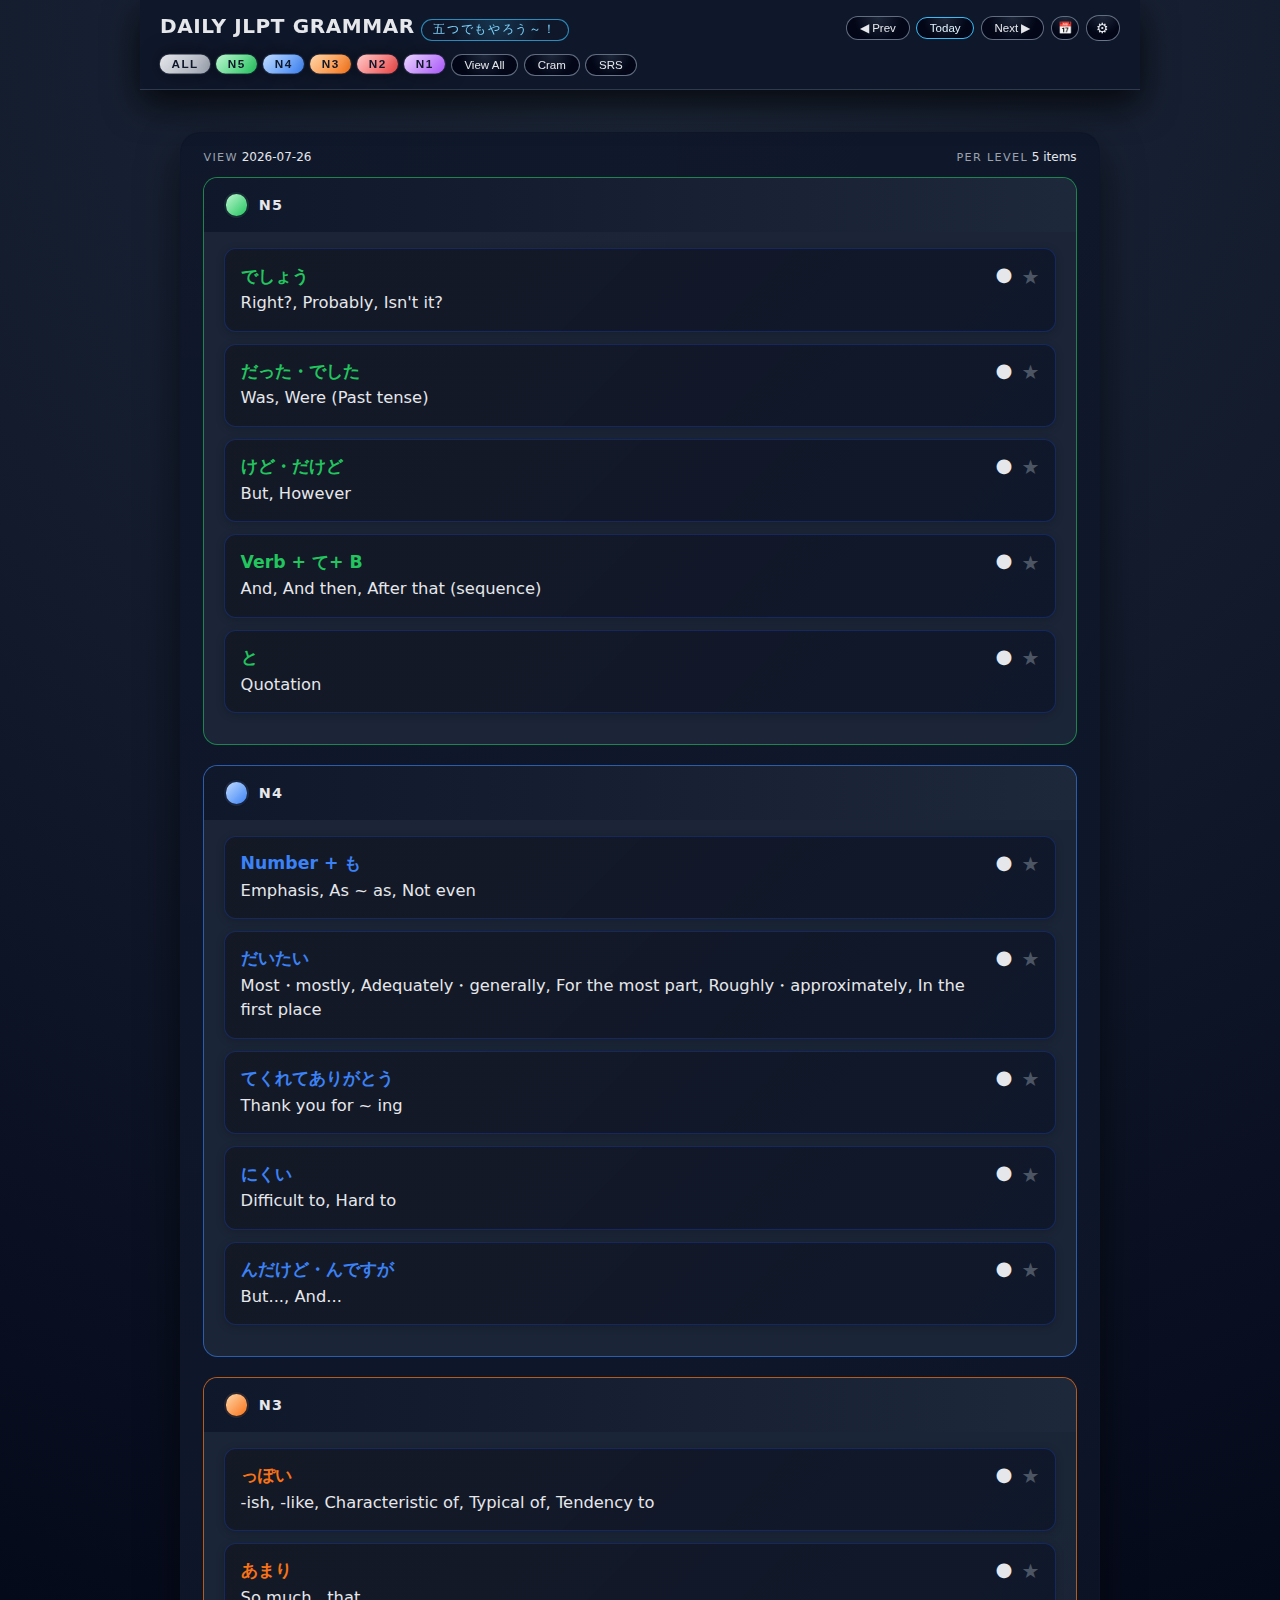
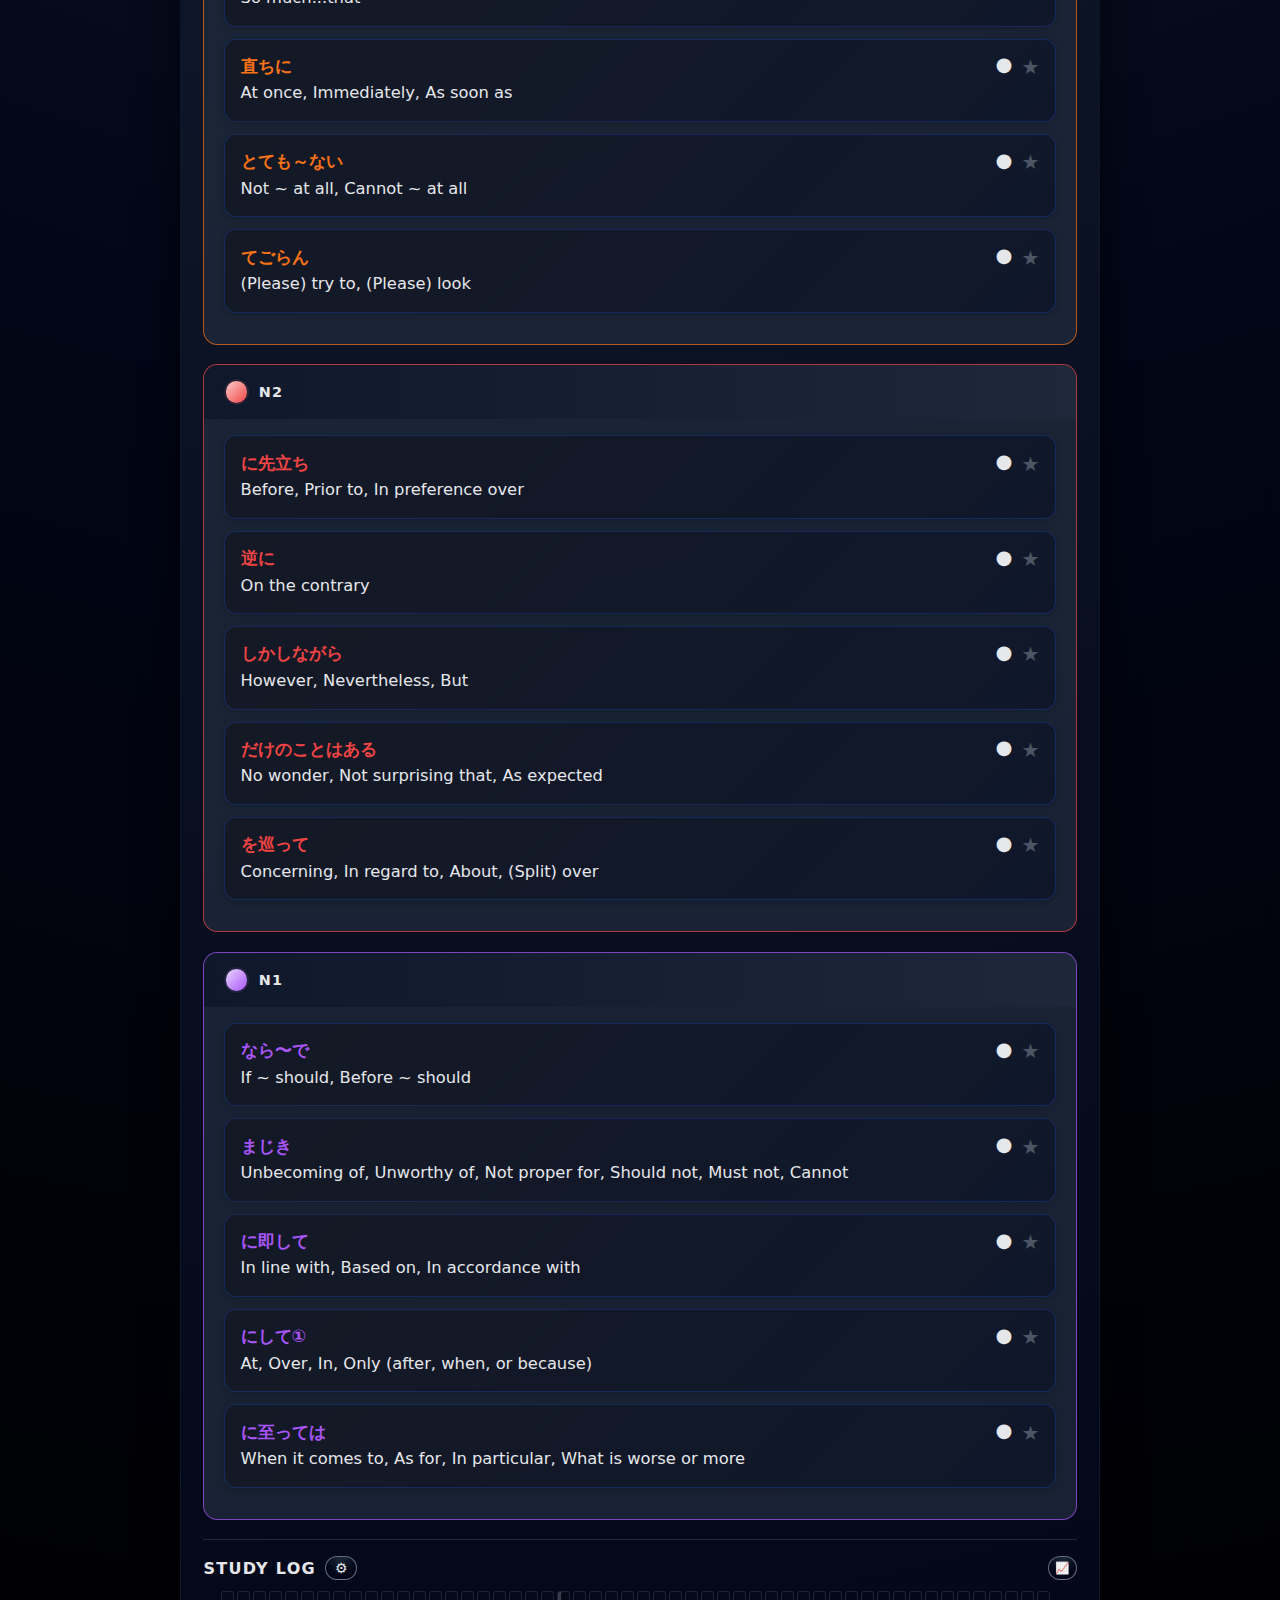
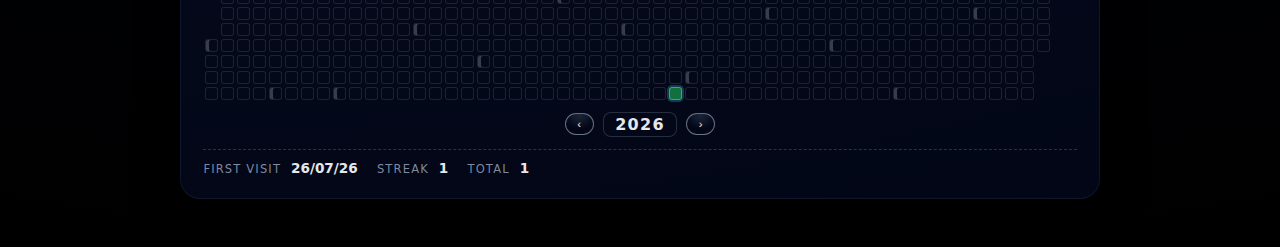
<file: index.html>
<!DOCTYPE html>
<html lang="en">
<head>
  <meta charset="UTF-8" />
  <meta name="viewport" content="width=device-width, initial-scale=1.0" />
  <title>JLPT Grammar Daily Scheduler</title>
  <link rel="stylesheet" href="css/app.css" />
</head>
<body>
  <div class="page">
    <header class="header-bar">
      <div class="header-top">
        <div class="header-title">
          <div class="header-title-main">Daily JLPT Grammar</div>
          <div class="header-title-pill">五つでもやろう～！</div>
        </div>

        <div class="date-controls">
          <button id="prevDayBtn" class="chip-btn">◀ Prev</button>
          <button id="todayBtn" class="chip-btn primary">Today</button>
          <button id="nextDayBtn" class="chip-btn">Next ▶</button>

          <input type="date" id="viewDate" class="hidden-date-input" />
          <button id="openCalendarBtn" class="chip-btn icon-only" title="Select date">📅</button>
          <button id="openSettingsBtn" class="settings-gear-btn" title="Settings">⚙</button>
        </div>
      </div>

      <div class="level-filter-row">
        <button class="level-filter-btn ALL active" data-level="ALL">All</button>
        <button class="level-filter-btn N5 active" data-level="N5">N5</button>
        <button class="level-filter-btn N4 active" data-level="N4">N4</button>
        <button class="level-filter-btn N3 active" data-level="N3">N3</button>
        <button class="level-filter-btn N2 active" data-level="N2">N2</button>
        <button class="level-filter-btn N1 active" data-level="N1">N1</button>

        <button id="openViewAllBtn" class="chip-btn">View All</button>
        <button id="openCramBtn" class="chip-btn">Cram</button>
        <button id="openSrsBtn" class="chip-btn">SRS</button>
      </div>
    </header>

    <main class="panel">
      <div class="meta-row">
        <div><span class="meta-label">View</span> <span class="meta-value" id="infoDate"></span></div>
        <div><span class="meta-label">Per level</span> <span class="meta-value">5 items</span></div>
      </div>

      <div id="output"></div>

      <!-- Study Log (Heatmap) -->
      <div id="heatmapPanel" class="heatmap-panel">
        <div class="hm-header">
          <div style="display:flex;align-items:center;gap:.55rem;flex-wrap:wrap">
            <div class="hm-title">Study Log</div>
            <button id="openHeatmapSettingsBtn" class="settings-gear-btn" title="Study Log settings" style="padding:.18rem .55rem;font-size:.9rem">⚙</button>
          </div>
          <div style="display:flex;align-items:center;gap:.4rem">
            <button id="openHeatmapMonthlyBtn" class="chip-btn icon-only" title="Monthly study totals">📈</button>
          </div>
        </div>

        <div class="hm-grid-wrap">
          <div id="hmMonthLabels" class="hm-month-labels"></div>
          <div id="hmGrid" class="hm-grid" aria-label="Study log heatmap"></div>
        </div>

        <div class="hm-year-controls">
          <button id="hmPrevYearBtn" class="chip-btn icon-only" title="Previous year">‹</button>
          <div id="hmYearLabel" class="hm-year-label">2025</div>
          <button id="hmNextYearBtn" class="chip-btn icon-only" title="Next year">›</button>
        </div>

        <div id="hmStats" class="hm-stats">
          <div id="hmFirstVisitWrap">
            <span class="hm-stat-label">First Visit</span>
            <span class="hm-stat-value" id="hmFirstVisitVal">—</span>
          </div>
          <div id="hmStreakWrap">
            <span class="hm-stat-label">Streak</span>
            <span class="hm-stat-value" id="hmStreakVal">0</span>
          </div>
          <div id="hmTotalWrap">
            <span class="hm-stat-label">Total</span>
            <span class="hm-stat-value" id="hmTotalVal">0</span>
          </div>
        </div>
      </div>
    </main>
  </div>

  <!-- Tooltip -->
  <div id="appTooltip" class="hm-tooltip" role="tooltip"></div>

  <!-- View All modal -->
  <div id="viewAllModal" class="modal-backdrop" hidden>
    <div class="modal modal-wide">
      <div class="modal-header">
        <div class="viewall-title-row">
          <div class="modal-title">All Grammar Points</div>
          <div class="viewall-filters">
            <span class="viewall-filter-label">Show:</span>
            <button id="viewAllFilterSeen" class="viewall-starfilter-btn" title="Starred only" aria-label="Starred only">★</button>
            <button id="viewAllFilterUnseen" class="viewall-starfilter-btn" title="Unstarred only" aria-label="Unstarred only">☆</button>
            <button id="viewAllFilterSrs" class="viewall-starfilter-btn viewall-srsfilter-btn" title="In SRS only" aria-label="In SRS only">SRS</button>
          </div>
        </div>
        <button id="closeViewAllBtn" class="modal-close-btn" aria-label="Close">✕</button>
      </div>
      <input id="viewAllSearch" class="viewall-search" placeholder="Search… (filters the list)" />
      <div id="viewAllContent"></div>
    </div>
  </div>

  <!-- Settings modal -->
  <div id="settingsModalBackdrop" class="modal-backdrop" hidden>
    <div class="modal">
      <div class="modal-header">
        <div class="modal-title">Settings & Data</div>
        <button id="closeSettingsBtn" class="modal-close-btn" aria-label="Close">✕</button>
      </div>

      <div class="modal-body">
        <div class="modal-hint">
          Data is stored locally in this browser. Export periodically if you care about it.
        </div>

        <div class="settings-section-title">Study Log</div>
        <label class="settings-row" for="toggleHeatmapVisible">
          <input id="toggleHeatmapVisible" type="checkbox" />
          <span>Show Study Log</span>
        </label>

        <div class="settings-section-title">Notes</div>
        <label class="settings-row" for="toggleHideEnglishNotes">
          <input id="toggleHideEnglishNotes" type="checkbox" />
          <span>Hide English by default</span>
        </label>

        <div class="settings-section-title">Scoring</div>
        <label class="settings-row" for="toggleEmojiScores">
          <input id="toggleEmojiScores" type="checkbox" />
          <span>Use Emoji Score system</span>
        </label>

        <div class="settings-section-title">SRS</div>
        <label class="settings-row" for="toggleSrsEnabled">
          <input id="toggleSrsEnabled" type="checkbox" />
          <span>Enable SRS scheduling (use SRS instead of self-rating emojis)</span>
        </label>

        <div class="settings-section-title">Grammar Order</div>
        <label class="settings-row" for="toggleProgressiveMode">
          <input id="toggleProgressiveMode" type="checkbox" />
          <span>Progressive grammar instead of Random?</span>
        </label>

        <div id="progressiveDatesWrap" class="progressive-wrap" hidden>
          <div class="modal-hint" style="margin:.4rem 0 .2rem">
            Set the start date for each level. From that date onward, that level will show grammar in CSV order.
          </div>
          <div id="progressiveDatesGrid" class="progressive-grid"></div>
        </div>

        <div class="settings-section-title">Export / Import</div>
        <div class="modal-actions">
          <button id="exportDataBtn" class="modal-btn primary">⬇ Export…</button>
          <button id="importDataBtn" class="modal-btn">⬆ Import…</button>
        </div>

        <div class="settings-section-title">Danger zone</div>
        <div class="modal-actions">
          <button id="deleteAllDataBtn" class="modal-btn danger">🗑 Delete all data!</button>
        </div>

        <input type="file" id="importFileInput" accept="application/json" hidden />
      </div>
    </div>
  </div>



  <!-- Export options modal -->
  <div id="exportOptionsModalBackdrop" class="modal-backdrop" hidden>
    <div class="modal">
      <div class="modal-header">
        <div class="modal-title">Export Options</div>
        <button id="closeExportOptionsBtn" class="modal-close-btn" aria-label="Close">✕</button>
      </div>

      <div class="modal-body">
        <div class="modal-hint">
          Choose what to include in your export file. If you're not sure, leave everything ticked.
        </div>

        <div class="data-select-grid">
          <label class="settings-row" for="exSeen"><input id="exSeen" type="checkbox" checked /> <span>Stars / Seen items</span></label>
          <label class="settings-row" for="exNotes"><input id="exNotes" type="checkbox" checked /> <span>Custom sentences (Notes)</span></label>
          <label class="settings-row" for="exScores"><input id="exScores" type="checkbox" checked /> <span>Emoji scores</span></label>
          <label class="settings-row" for="exSrs"><input id="exSrs" type="checkbox" checked /> <span>SRS (cards + FSRS settings)</span></label>
          <label class="settings-row" for="exSettings"><input id="exSettings" type="checkbox" checked /> <span>App settings</span></label>
          <label class="settings-row" for="exHeatmap"><input id="exHeatmap" type="checkbox" checked /> <span>Study Log (heatmap)</span></label>
          <label class="settings-row" for="exUi"><input id="exUi" type="checkbox" checked /> <span>UI (filters + expanded sections)</span></label>
          <label class="settings-row" for="exCramLists"><input id="exCramLists" type="checkbox" checked /> <span>Custom cram lists</span></label>
          <label class="settings-row" for="exCramSession"><input id="exCramSession" type="checkbox" checked /> <span>Saved cram session (resume)</span></label>
        </div>

        <div class="modal-actions">
          <button id="exportSelectedBtn" class="modal-btn primary">Export selected</button>
          <button id="exportSelectAllBtn" class="modal-btn">Select all</button>
          <button id="exportSelectNoneBtn" class="modal-btn">Select none</button>
        </div>
      </div>
    </div>
  </div>

  <!-- Import options modal -->
  <div id="importOptionsModalBackdrop" class="modal-backdrop" hidden>
    <div class="modal">
      <div class="modal-header">
        <div class="modal-title">Import Options</div>
        <button id="closeImportOptionsBtn" class="modal-close-btn" aria-label="Close">✕</button>
      </div>

      <div class="modal-body">
        <div id="importSummaryHint" class="modal-hint"></div>

        <div class="settings-section-title">Mode</div>
        <div class="data-mode-row">
          <label class="settings-row" for="importModeOverwrite"><input id="importModeOverwrite" name="importMode" type="radio" value="overwrite" checked /> <span>Overwrite</span></label>
          <label class="settings-row" for="importModeMerge"><input id="importModeMerge" name="importMode" type="radio" value="merge" /> <span>Merge (only add missing items)</span></label>
        </div>

        <div class="settings-section-title">What to import</div>
        <div class="data-select-grid">
          <label class="settings-row" for="imSeen"><input id="imSeen" type="checkbox" /> <span>Stars / Seen items</span></label>
          <label class="settings-row" for="imNotes"><input id="imNotes" type="checkbox" /> <span>Custom sentences (Notes)</span></label>
          <label class="settings-row" for="imScores"><input id="imScores" type="checkbox" /> <span>Emoji scores</span></label>
          <label class="settings-row" for="imSrs"><input id="imSrs" type="checkbox" /> <span>SRS (cards + FSRS settings)</span></label>
          <label class="settings-row" for="imSettings"><input id="imSettings" type="checkbox" /> <span>App settings</span></label>
          <label class="settings-row" for="imHeatmap"><input id="imHeatmap" type="checkbox" /> <span>Study Log (heatmap)</span></label>
          <label class="settings-row" for="imUi"><input id="imUi" type="checkbox" /> <span>UI (filters + expanded sections)</span></label>
          <label class="settings-row" for="imCramLists"><input id="imCramLists" type="checkbox" /> <span>Custom cram lists</span></label>
          <label class="settings-row" for="imCramSession"><input id="imCramSession" type="checkbox" /> <span>Saved cram session (resume)</span></label>
        </div>

        <div class="modal-actions">
          <button id="applyImportBtn" class="modal-btn primary">Import selected</button>
          <button id="importSelectAllBtn" class="modal-btn">Select all</button>
          <button id="importSelectNoneBtn" class="modal-btn">Select none</button>
        </div>
      </div>
    </div>
  </div>


  <!-- Delete data modal -->
  <div id="deleteOptionsModalBackdrop" class="modal-backdrop" hidden>
    <div class="modal">
      <div class="modal-header">
        <div class="modal-title">Delete Data</div>
        <button id="closeDeleteOptionsBtn" class="modal-close-btn" aria-label="Close">✕</button>
      </div>

      <div class="modal-body">
        <div class="modal-hint">
          Tick what you want to delete. This affects only this browser on this device.
        </div>

        <div class="data-select-grid">
          <label class="settings-row" for="delSeen"><input id="delSeen" type="checkbox" checked /> <span>Stars / Seen items</span></label>
          <label class="settings-row" for="delNotes"><input id="delNotes" type="checkbox" checked /> <span>Custom sentences (Notes)</span></label>
          <label class="settings-row" for="delScores"><input id="delScores" type="checkbox" checked /> <span>Emoji scores</span></label>
          <label class="settings-row" for="delSrs"><input id="delSrs" type="checkbox" checked /> <span>Reset SRS (all SRS cards)</span></label>
          <label class="settings-row" for="delSettings"><input id="delSettings" type="checkbox" checked /> <span>App settings</span></label>
          <label class="settings-row" for="delHeatmap"><input id="delHeatmap" type="checkbox" checked /> <span>Study Log (heatmap)</span></label>
          <label class="settings-row" for="delUi"><input id="delUi" type="checkbox" checked /> <span>UI (filters + expanded sections)</span></label>
          <label class="settings-row" for="delCramLists"><input id="delCramLists" type="checkbox" checked /> <span>Custom cram lists</span></label>
          <label class="settings-row" for="delCramSession"><input id="delCramSession" type="checkbox" checked /> <span>Saved cram session</span></label>
        </div>

        <div class="modal-actions">
          <button id="deleteSelectedBtn" class="modal-btn danger">🗑 Delete selected</button>
          <button id="deleteSelectAllBtn" class="modal-btn">Select all</button>
          <button id="deleteSelectNoneBtn" class="modal-btn">Select none</button>
        </div>
      </div>
    </div>
  </div>

  <!-- Study Log settings modal -->
  <div id="heatmapSettingsModalBackdrop" class="modal-backdrop" hidden>
    <div class="modal">
      <div class="modal-header">
        <div class="modal-title">Study Log Settings</div>
        <button id="closeHeatmapSettingsBtn" class="modal-close-btn" aria-label="Close">✕</button>
      </div>

      <div class="modal-body">
        <div class="settings-section-title">Stats to show</div>
        <label class="settings-row" for="hmShowFirstVisit">
          <input id="hmShowFirstVisit" type="checkbox" />
          <span>First Visit</span>
        </label>
        <label class="settings-row" for="hmShowStreak">
          <input id="hmShowStreak" type="checkbox" />
          <span>Streak</span>
        </label>
        <label class="settings-row" for="hmShowTotal">
          <input id="hmShowTotal" type="checkbox" />
          <span>Total</span>
        </label>

        <div class="settings-section-title">Month labels</div>
        <label class="settings-row" for="hmShowMonthTitles">
          <input id="hmShowMonthTitles" type="checkbox" />
          <span>Show month titles (Jan, Feb, …)</span>
        </label>

        <div class="settings-section-title">Colour palette</div>
        <div id="hmPaletteOptions" class="hm-palette-options"></div>

        <div class="settings-section-title">Goals</div>
        <div class="modal-hint">
          Emoji tip: Windows <b>Win + .</b> — Mac <b>Ctrl + Cmd + Space</b>
        </div>

        <div id="hmGoalsList" class="hm-goals-list"></div>

        <button id="hmAddGoalBtn" class="modal-btn primary" style="margin-top:.6rem">＋ Add new goal!</button>

        <div id="hmGoalEditor" class="hm-goal-editor" hidden></div>
      </div>
    </div>
  </div>

  <!-- Study Log monthly totals modal -->
  <div id="heatmapMonthlyModalBackdrop" class="modal-backdrop" hidden>
    <div class="modal modal-wide">
      <div class="modal-header">
        <div class="modal-title">Study Totals</div>
        <button id="closeHeatmapMonthlyBtn" class="modal-close-btn" aria-label="Close">✕</button>
      </div>
      <div class="modal-body">
        <div class="hm-monthly-wrap">
          <div class="hm-monthly-left">
            <div class="hm-monthly-left-title">All months</div>
            <div id="hmMonthlyList" class="hm-monthly-list"></div>
          </div>
          <div class="hm-monthly-right">
            <div class="hm-monthly-nav">
              <button id="hmMonthlyPrevBtn" class="chip-btn icon-only" title="Previous month">‹</button>
              <div id="hmMonthlyLabel" class="hm-monthly-label">—</div>
              <button id="hmMonthlyNextBtn" class="chip-btn icon-only" title="Next month">›</button>
            </div>
            <div id="hmMonthlySummary" class="hm-monthly-summary">—</div>

            <div id="hmMonthlyChartWrap" class="hm-monthly-chart-wrap">
              <div class="hm-monthly-row">
                <div class="hm-monthly-row-label">Grammar</div>
                <div id="hmMonthlyBarsGrammar" class="hm-monthly-bars"></div>
              </div>
              <div class="hm-monthly-row">
                <div class="hm-monthly-row-label">Sentences</div>
                <div id="hmMonthlyBarsSentences" class="hm-monthly-bars"></div>
              </div>
              <div class="hm-monthly-row">
                <div class="hm-monthly-row-label">Crammed</div>
                <div id="hmMonthlyBarsCram" class="hm-monthly-bars"></div>
              </div>
            </div>

            <div class="modal-hint" style="margin-top:.6rem">
              Tip: hover a bar to see that day’s count.
            </div>
          </div>
        </div>
      </div>
    </div>
  </div>

  <!-- Notes import modal -->
  <div id="notesImportModalBackdrop" class="modal-backdrop" hidden>
    <div class="modal modal-wide">
      <div class="modal-header">
        <div class="modal-title">Import Sentences</div>
        <button id="closeNotesImportBtn" class="modal-close-btn" aria-label="Close">✕</button>
      </div>
      <div class="modal-body">
        <div class="modal-hint">
          Paste lines: odd lines are Japanese, even lines are English.
          Use <b>#text#</b> to highlight (level colour + weight 800).
        </div>
        <textarea id="notesImportTextarea" class="notes-import-textarea" placeholder="JP line 1&#10;EN line 1&#10;JP line 2&#10;EN line 2&#10;..."></textarea>
        <div class="modal-actions">
          <button id="applyNotesImportBtn" class="modal-btn primary">OK</button>
          <button id="cancelNotesImportBtn" class="modal-btn">Cancel</button>
        </div>
      </div>
    </div>
  </div>

  <!-- CRAM modal -->
  <div id="cramModalBackdrop" class="modal-backdrop" hidden>
    <div class="modal modal-wide">
      <div class="modal-header">
        <div class="modal-title">Cram</div>
        <button id="closeCramBtn" class="modal-close-btn" aria-label="Close">✕</button>
      </div>

      <div class="modal-body">
        <div class="cram-controls">
          <div class="cram-flow">

            <div class="cram-flow-section">
              <div class="cram-flow-title">Quick pick</div>
              <div class="modal-hint" style="margin:.1rem 0 0 0">Choose levels, then grab everything in them.</div>
              <div id="cramLevelFilters" class="cram-level-filters"></div>

              
<div class="cram-flow-bar">
  <div id="cramQuickPickPreview" class="cram-pick-preview" title="Grammar">

    <span class="cram-pick-label">Grammar:</span>
    <span class="cram-emph-num">0</span>
    <span class="cram-pick-label">JLPT Breakdown:</span>
    <span class="cram-pick-breakdown">
      <span class="cram-level-count N5">0</span><span class="cram-level-sep">,</span> 
      <span class="cram-level-count N4">0</span><span class="cram-level-sep">,</span> 
      <span class="cram-level-count N3">0</span><span class="cram-level-sep">,</span> 
      <span class="cram-level-count N2">0</span><span class="cram-level-sep">,</span> 
      <span class="cram-level-count N1">0</span>
    </span>
  </div>
  <button id="cramSelectLevelsBtn" class="modal-btn" type="button">Select these</button>
</div>
</div>

            <div class="cram-flow-section">
              <div class="cram-flow-title">Filters</div>
              <div class="modal-hint" style="margin:.1rem 0 .35rem 0">Optional: narrow the list below, then use “Select these”.</div>

              <div class="cram-filter-row cram-filter-row-clean">
                <div class="cram-filter-group">
                  <div class="viewall-filter-label">Stars</div>
                  <div class="cram-stars">
                    <button class="cram-star-btn active" data-star="any">Any</button>
                    <button class="cram-star-btn" data-star="starred">Starred</button>
                  </div>
                </div>

                <div class="cram-filter-group" id="cramSrsFilterGroup" hidden>
                  <div class="viewall-filter-label">SRS</div>
                  <div class="cram-stars">
                    <button class="cram-star-btn active" data-srs="any">Any</button>
                    <button class="cram-star-btn" data-srs="not">Not in SRS</button>
                    <button class="cram-star-btn" data-srs="only">SRS Items</button>
                  </div>

                  <div class="cram-srs-levels" id="cramSrsLevelFilterWrap" aria-label="Started SRS level filter">
                    <div class="modal-hint" style="margin:.25rem 0 .15rem 0">Started SRS levels</div>
                    <div id="cramSrsLevelFilters" class="cram-level-mini">
                      <button class="cram-mini-level active ALL" data-srslevel="all" type="button" title="All started SRS levels">All</button>
                      <button class="cram-mini-level N5" data-srslevel="N5" type="button">N5</button>
                      <button class="cram-mini-level N4" data-srslevel="N4" type="button">N4</button>
                      <button class="cram-mini-level N3" data-srslevel="N3" type="button">N3</button>
                      <button class="cram-mini-level N2" data-srslevel="N2" type="button">N2</button>
                      <button class="cram-mini-level N1" data-srslevel="N1" type="button">N1</button>
                    </div>
                  </div>


                    <div id="cramSrsDifficultyPanel" class="cram-diff-panel" hidden>
                    <div class="cram-diff-head">
                      <div id="cramSrsDifficultyText" class="modal-hint" style="margin:0">Difficulty: ALL</div>
                      <div class="cram-diff-actions">
                        <button id="cramSrsDifficultyResetBtn" class="cram-mini-btn" type="button">Reset</button>
                      </div>
                    </div>

                    <div class="cram-diff-sliders" aria-label="Select SRS items by difficulty">
                      <div class="cram-diff-row cram-diff-toprow">
                        <span class="cram-diff-row-label">Hard</span>
                        <span id="cramSrsDifficultyHardVal" class="cram-diff-num" aria-label="Hard bound value">10.00</span>
                        <span class="cram-diff-spacer" aria-hidden="true"></span>
                        <span id="cramSrsDifficultyEasyVal" class="cram-diff-num" aria-label="Easy bound value">01.00</span>
                        <span class="cram-diff-row-label">Easy</span>
                      </div>

                      <div id="cramSrsDifficultyDual" class="cram-diff-dual" aria-label="Difficulty range slider">
                        <input id="cramSrsDifficultyMin" class="cram-diff-range dual" type="range" min="1" max="10" step="0.1" value="1" list="cramSrsDifficultyMarks" aria-label="Harder bound" />
                        <input id="cramSrsDifficultyMax" class="cram-diff-range dual" type="range" min="1" max="10" step="0.1" value="10" list="cramSrsDifficultyMarks" aria-label="Easier bound" />
                      </div>

                      <datalist id="cramSrsDifficultyMarks">
                        <option value="1" label="Hard"></option>
                        <option value="3"></option>
                        <option value="5"></option>
                        <option value="7"></option>
                        <option value="10" label="Easy"></option>
                      </datalist>
                    </div>
                    <div class="modal-hint" style="margin:.15rem 0 0 0">Harder ⟵ drag handles ⟶ Easier</div>

                  </div>
                </div>              </div>
              <div class="cram-flow-bar cram-flow-bar-filter">
                <div id="cramFilterPickPreview" class="cram-pick-preview" title="Grammar">

    <span class="cram-pick-label">Grammar:</span>
    <span class="cram-emph-num">0</span>
    <span class="cram-pick-label">JLPT Breakdown:</span>
    <span class="cram-pick-breakdown">
      <span class="cram-level-count N5">0</span><span class="cram-level-sep">,</span> 
      <span class="cram-level-count N4">0</span><span class="cram-level-sep">,</span> 
      <span class="cram-level-count N3">0</span><span class="cram-level-sep">,</span> 
      <span class="cram-level-count N2">0</span><span class="cram-level-sep">,</span> 
      <span class="cram-level-count N1">0</span>
    </span>
  </div>
                <button id="cramSelectMatchesBtn" class="modal-btn" type="button">Select these</button>
              </div>

            </div>

            <div class="cram-customlists">
              <div class="viewall-filter-label">Custom lists</div>
              <div class="cram-customlists-row">
                <select id="cramCustomListSelect" class="cram-select"></select>
                <button id="cramLoadCustomListBtn" class="modal-btn" type="button" disabled>Load</button>
                <button id="cramAddToCustomListBtn" class="modal-btn" type="button" disabled>Add to list</button>
                <button id="cramDeleteCustomListBtn" class="modal-btn" type="button" disabled>Delete</button>
              </div>
              <div class="cram-customlists-row">
                <input id="cramCustomListName" class="cram-select cram-text" type="text" placeholder="New list name…" />
                <button id="cramSaveNewCustomListBtn" class="modal-btn" type="button" disabled>Save new</button>
              </div>
              <div id="cramCustomListHint" class="modal-hint" style="margin:.1rem 0 0 0">Save your current selection, then load it later from the dropdown.</div>
            </div>

            <div class="cram-footer-row">
              <div class="cram-summary-box">
                <div class="cram-counts">
                  <div class="cram-session-title">Cram Session:</div>
                  <div id="cramSelectedCount" class="modal-hint" style="margin:0">Grammar: <span class="cram-emph-num">0</span></div>
                  <div id="cramTotalCards" class="modal-hint" style="margin:0">Unique Cards: <span class="cram-emph-num">0</span></div>
                  <div id="cramSelectedByLevel" class="modal-hint cram-selected-levels" style="margin:0">JLPT Breakdown: <span class="cram-level-count N5">0</span>, <span class="cram-level-count N4">0</span>, <span class="cram-level-count N3">0</span>, <span class="cram-level-count N2">0</span>, <span class="cram-level-count N1">0</span></div>
                </div>
  <div class="cram-summary-actions">
    <div class="cram-examples-compact">
      <div class="viewall-filter-label" style="margin:0">Examples/grammar</div>
      <input id="cramItemsPerGrammar" class="cram-select cram-number" type="number" min="1" max="10" step="1" value="1" />
    </div>
    <div class="cram-start-stack">
      <button id="cramStartBtn" class="modal-btn primary" disabled>Start</button>
    </div>
  </div>
              </div>
              <div class="cram-footer-secondary cram-footer-secondary-outside">
                <button id="cramSelectTodayBtn" class="modal-btn" type="button">Select today&apos;s grammar</button>
                <button id="cramDeselectAllBtn" class="modal-btn" type="button">Clear selection</button>
              </div>
            </div>

          </div>
        </div><div class="cram-list-toolbar">
          <button id="cramCollapseBtn" class="cram-mini-btn cram-collapse-btn" type="button" title="Collapse/expand filters">▴</button>
          <input id="cramSearch" class="viewall-search cram-search" placeholder="Search grammar / meaning…" />
</div>

        <div id="cramList" class="cram-list"></div>
      </div>
    </div>
  </div>

  
  
  <!-- SRS stats modal -->
  <div id="srsStatsBackdrop" class="modal-backdrop" hidden>
    <div class="modal">
      <div class="modal-header">
        <div class="modal-title">SRS Overview</div>
        <div class="modal-header-actions" style="display:flex;align-items:center;gap:.35rem">
          <button id="srsEditFsrsBtn" class="modal-close-btn" type="button" aria-label="Edit FSRS settings" title="Edit FSRS settings">⚙</button>
          <button id="srsStatsCloseBtn" class="modal-close-btn" aria-label="Close">✕</button>
        </div>
      </div>
      <div class="modal-body">
        <div id="srsStatsSummary" class="modal-hint" style="margin-bottom:.8rem"></div>
        <div class="srs-counts-row">
          <div class="srs-count-pill">
            <div class="label">New cards</div>
            <div id="srsNewCount" class="value">0</div>
          </div>
          <div class="srs-count-pill">
            <div class="label">Review cards</div>
            <div id="srsReviewCount" class="value">0</div>
          </div>
        </div>
        <div class="modal-actions" style="margin-top:.6rem">
          <button id="srsStartNewBtn" class="modal-btn primary" type="button">
            Start newly selected items?
          </button>
          <button id="srsReviewDueBtn" class="modal-btn" type="button">
            Review Due content
          </button>
        </div>
        <div id="srsStatsGraph" class="srs-graph" style="margin-top:.8rem"></div>
      </div>
    </div>
  </div>


  <!-- FSRS settings modal -->
  <div id="fsrsSettingsBackdrop" class="modal-backdrop" hidden>
    <div class="modal">
      <div class="modal-header">
        <div class="modal-title">FSRS settings</div>
        <button id="fsrsSettingsCloseBtn" class="modal-close-btn" aria-label="Close">✕</button>
      </div>
      <div class="modal-body">
        <div id="fsrsSettingsHint" class="modal-hint" style="margin-bottom:.8rem"></div>

        <div id="fsrsSettingsForm" style="display:grid;grid-template-columns:1fr auto;gap:.55rem .9rem;align-items:center">
          <div class="modal-hint" style="margin:0">Stability growth rate</div>
          <input id="fsrsGrowthRate" type="number" step="0.01" min="0.01" max="1" style="width:7rem" />

          <div class="modal-hint" style="margin:0">Lapse penalty (stability ×)</div>
          <input id="fsrsLapsePenalty" type="number" step="0.01" min="0.05" max="1" style="width:7rem" />

          <div class="modal-hint" style="margin:0">Difficulty increase on wrong</div>
          <input id="fsrsDiffUp" type="number" step="0.01" min="0" max="5" style="width:7rem" />

          <div class="modal-hint" style="margin:0">Difficulty decrease on right</div>
          <input id="fsrsDiffDown" type="number" step="0.01" min="0" max="5" style="width:7rem" />

          <div class="modal-hint" style="margin:0">Initial stability (first right)</div>
          <input id="fsrsInitStabGood" type="number" step="0.1" min="0.1" max="50" style="width:7rem" />

          <div class="modal-hint" style="margin:0">Initial stability (first wrong)</div>
          <input id="fsrsInitStabBad" type="number" step="0.1" min="0.1" max="50" style="width:7rem" />

          <div class="modal-hint" style="margin:0">Maximum interval (days)</div>
          <input id="fsrsMaxInterval" type="number" step="1" min="1" max="99999" style="width:7rem" />
        

          <div class="modal-hint" style="margin:0">
            <label style="display:flex;align-items:center;gap:.45rem;margin:0;cursor:pointer">
              <input id="fsrsRetireEnabled" type="checkbox" />
              Retire grammar cards after interval (days)
            </label>
          </div>
          <input id="fsrsRetireAfterDays" type="number" step="1" min="1" max="99999" style="width:7rem" />
</div>

        <div class="modal-actions" style="margin-top:1rem">
          <button id="fsrsResetBtn" class="modal-btn" type="button">Reset defaults</button>
          <button id="fsrsAutoAdjustBtn" class="modal-btn primary" type="button">
            Auto-adjust FSRS to match your history
          </button>
          <button id="fsrsSaveBtn" class="modal-btn" type="button">Done</button>
        </div>
      </div>
    </div>
  </div>

  <!-- SRS toggle modal -->
  <div id="srsToggleBackdrop" class="modal-backdrop" hidden>
    <div class="modal">
      <div class="modal-header">
        <div class="modal-title">Modify SRS item</div>
        <button id="srsToggleCancelBtn" class="modal-close-btn" type="button" aria-label="Close">✕</button>
      </div>
      <div class="modal-body">
        <div class="modal-hint" style="margin-bottom:.8rem">
          What would you like to do with this grammar point?
        </div>

        <div id="srsToggleStats" class="srs-toggle-stats" style="margin:.2rem 0 1rem">
          <!-- filled by JS -->
        </div>
        <div class="modal-actions">
          <button id="srsToggleKeepBtn" class="modal-btn primary" type="button">
            Disable SRS and keep history for later
          </button>
          <button id="srsTogglePullTodayBtn" class="modal-btn" type="button">
            Pull next review to today
          </button>
          <button id="srsToggleKnownBtn" class="modal-btn" type="button">
            Mark as known
          </button>
          <button id="srsToggleDeleteBtn" class="modal-btn danger" type="button">
            Delete all study history for this item
          </button>
        </div>
      </div>
    </div>
  </div>


<!-- CRAM resume prompt -->
  <div id="cramResumeBackdrop" class="modal-backdrop" hidden>
    <div class="modal">
      <div class="modal-header">
        <div class="modal-title">Resume cram?</div>
        <button id="cramResumeCloseBtn" class="modal-close-btn" aria-label="Close">✕</button>
      </div>
      <div class="modal-body">
        <div class="modal-hint" style="margin:0 0 .8rem 0">You have a saved cram session. Continue where you left off?</div>
        <div class="modal-actions">
          <button id="cramResumeBtn" class="modal-btn primary" type="button">Continue</button>
          <button id="cramDiscardBtn" class="modal-btn" type="button">Start new</button>
        </div>
      </div>
    </div>
  </div>

  <!-- CRAM session overlay -->
  <div id="cramSessionOverlay" class="cram-session" hidden>
    <div class="cram-session-top">
      <div class="cram-session-stats">
        <div id="cramProgressText" class="cram-session-stat">Remaining 0 / 0</div>
        <div id="cramScoreText" class="cram-session-stat">Wrong 0 • Right 0</div>
      </div>
      <div class="cram-session-actions">
        <button id="cramQuitBtn" class="chip-btn" type="button">✕ Quit</button>
      </div>
    </div>

    <div class="cram-card-wrap">
      <div id="cramCard" class="cram-card" tabindex="0" role="button" aria-label="Flashcard"></div>
      <div class="cram-actions">
        <button id="cramWrongBtn" class="cram-action wrong">WRONG</button>
        <button id="cramRightBtn" class="cram-action right">RIGHT</button>
        <button id="cramUndoBtn" class="cram-action undo" type="button" disabled>UNDO</button>
        <button id="cramNextBtn" class="cram-action next" hidden>NEXT</button>
      </div>
      <div id="cramCompleteQuitRow" class="session-complete-quit" hidden>
        <button id="cramCompleteQuitBtn" class="chip-btn session-complete-quit-btn" type="button">✕ Quit</button>
      </div>

      <div id="cramFlipHint" class="modal-hint" style="text-align:center;margin-top:.6rem">
        Click the card to flip.
      </div>
    </div>
  </div>


  <!-- SRS session overlay -->
  <div id="srsSessionOverlay" class="cram-session" hidden>
    <div class="cram-session-top">
      <div class="cram-session-stats">
        <div id="srsProgressText" class="cram-session-stat">Remaining 0 / 0</div>
        <div id="srsScoreText" class="cram-session-stat">Wrong 0 • Right 0</div>
      </div>
      <div class="cram-session-actions">
        <button id="srsStatsBtn" class="chip-btn" type="button">Stats</button>
        <button id="srsQuitBtn" class="chip-btn" type="button">✕ Quit</button>
      </div>
    </div>

    <div class="srs-options-row">
      <div class="srs-left-col">
        <div class="srs-mode-group">
          <div class="viewall-filter-label">Drill mode</div>
          <div class="srs-mode-buttons">
            <button id="srsModeGrammar" class="chip-btn srs-mode-btn" type="button">Grammar</button>
            <button id="srsModeSentences" class="chip-btn srs-mode-btn" type="button">Sentences</button>
          </div>
        </div>

        <div class="srs-count-group">
          <div class="viewall-filter-label">Sentences per grammar</div>
          <div class="srs-count-row">
            <input id="srsExamplesPerGrammar" class="cram-select cram-number" type="number" min="1" max="10" step="1" value="3" />
            <button id="srsExamplesAllBtn" class="chip-btn srs-all-btn" type="button" title="Use all available sentences">ALL</button>
          </div>
        </div>
      </div>
    </div>

    <div class="cram-card-wrap">
      <div id="srsCard" class="cram-card" tabindex="0" role="button" aria-label="SRS flashcard"></div>
      <div class="cram-actions">
        <button id="srsWrongBtn" class="cram-action wrong">WRONG</button>
        <button id="srsRightBtn" class="cram-action right">RIGHT</button>
        <button id="srsUndoBtn" class="cram-action undo" type="button" disabled>UNDO</button>
        <button id="srsNextBtn" class="cram-action next" hidden>NEXT</button>
      </div>
      <div id="srsCompleteQuitRow" class="session-complete-quit" hidden>
        <button id="srsCompleteQuitBtn" class="chip-btn session-complete-quit-btn" type="button">✕ Quit</button>
      </div>

      <div id="srsFlipHint" class="modal-hint" style="text-align:center;margin-top:.6rem">
        Click the card to flip.
      </div>
    </div>
  </div>

  <!-- Fallback grammar data (only used if fetch fails, e.g. file://) -->
  <template id="csvDataFallback">
N5,1,だ,da,"To be, Is",https://bunpro.jp/grammar_points/%E3%81%A0
N5,2,です,desu,"To be, Is",https://bunpro.jp/grammar_points/%E3%81%A7%E3%81%99
N5,3,は,wa,As for... (Highlights sentence topic),https://bunpro.jp/grammar_points/%E3%81%AF
N5,4,も,mo,"Also, Too, As well, Even, Either, Neither",https://bunpro.jp/grammar_points/%E3%82%82
N5,5,これ,kore,This,https://bunpro.jp/grammar_points/%E3%81%93%E3%82%8C
N4,1,でも,demo,"Or something, Any... (with question words), No matter (who)",https://bunpro.jp/grammar_points/%E3%81%A7%E3%82%82
N4,2,やすい,yasui,"Easy to, Likely to",https://bunpro.jp/grammar_points/%E3%82%84%E3%81%99%E3%81%84
N4,3,にくい,nikui,"Difficult to, Hard to",https://bunpro.jp/grammar_points/%E3%81%AB%E3%81%8F%E3%81%84
N4,4,だんだん,dandan,"Gradually, Little by little, Step by step",https://bunpro.jp/grammar_points/%E3%81%A0%E3%82%93%E3%81%A0%E3%82%93
N4,5,どんどん,dondon,"Progressively, Rapidly increasing, More and more",https://bunpro.jp/grammar_points/%E3%81%A9%E3%82%93%E3%81%A9%E3%82%93
  </template>

  <script src="js/constants.js"></script>
  <script src="js/utils.js"></script>
  <script src="js/storage.js"></script>
  <script src="js/tooltip.js"></script>
  <script src="js/csv.js"></script>
  <script src="js/scores.js"></script>
  <script src="js/notes.js"></script>
  <script src="js/heatmap.js"></script>
  <script src="js/viewall.js"></script>
  <script src="js/daily.js"></script>
  <script src="js/cram.js"></script>
  <script src="js/srs.js"></script>
  <script src="js/invaders.js"></script>
  <script src="js/main.js"></script>
</body>
</html>
</file>
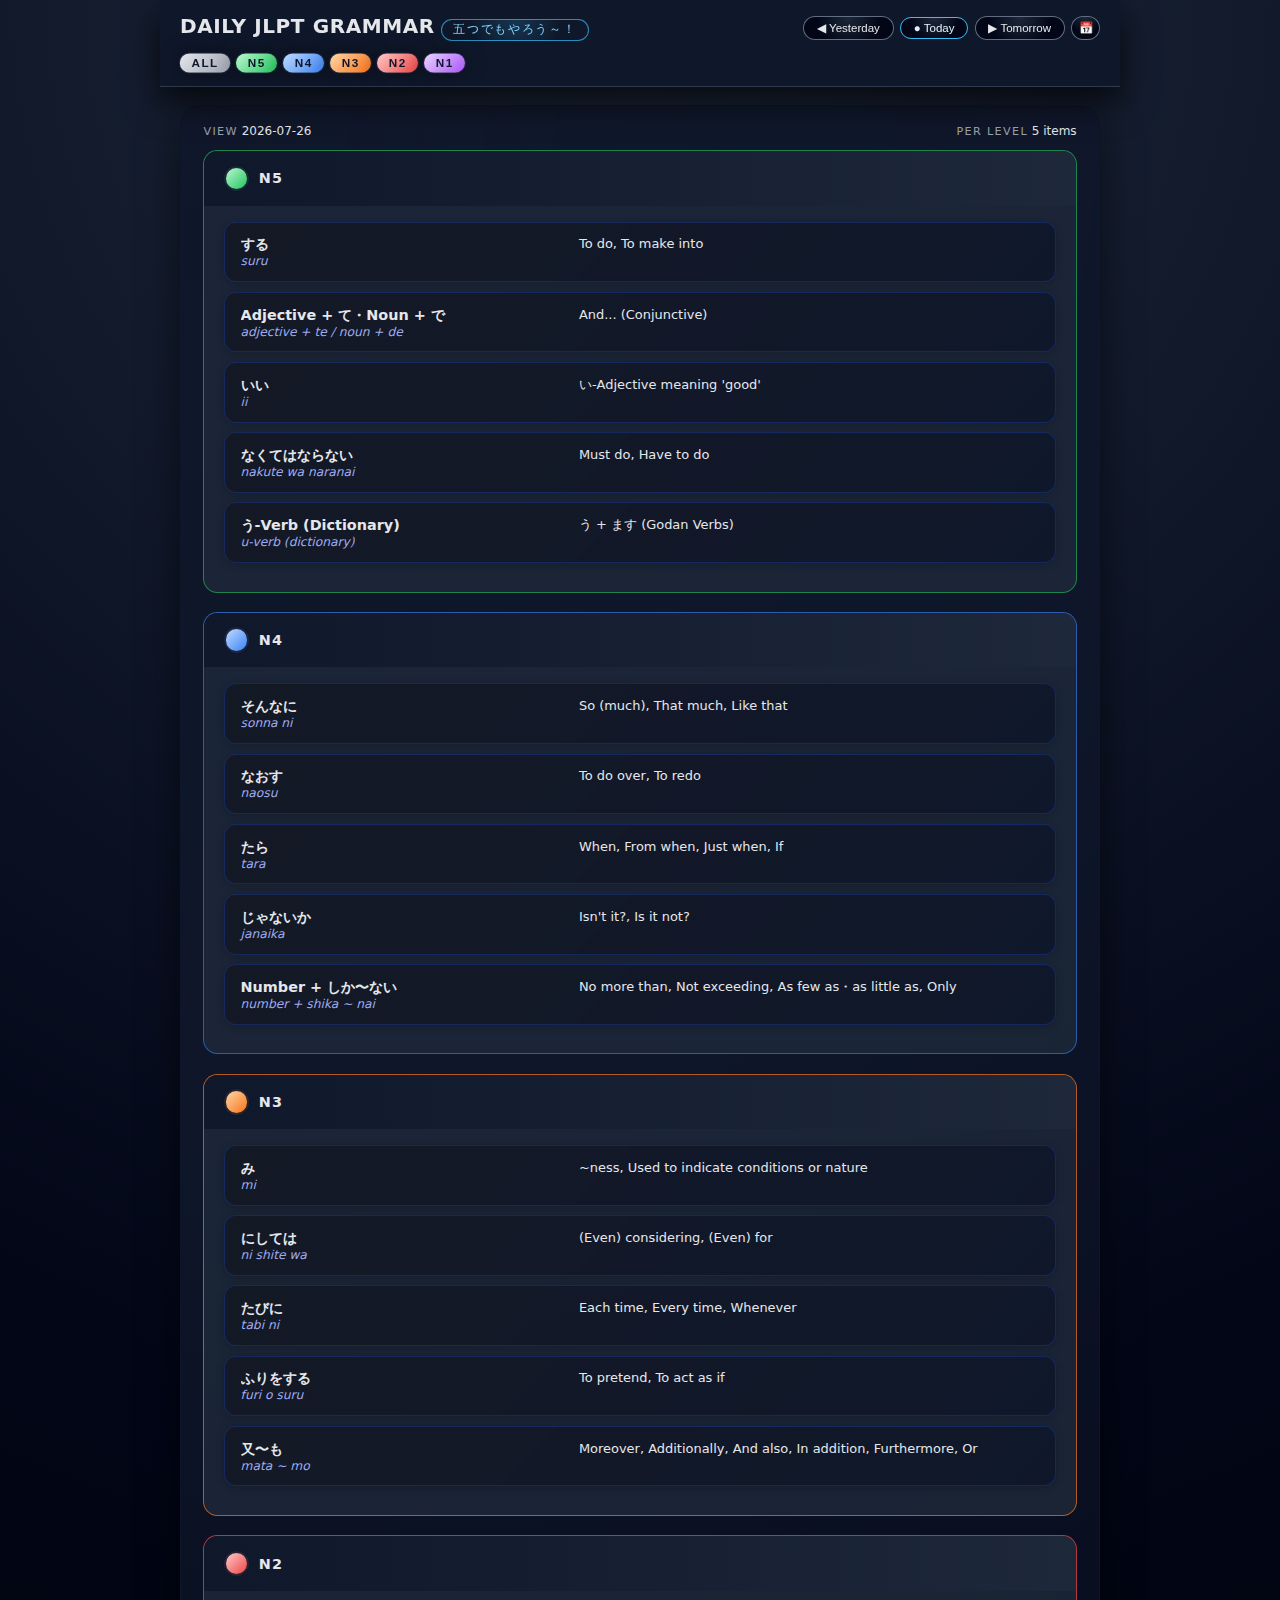
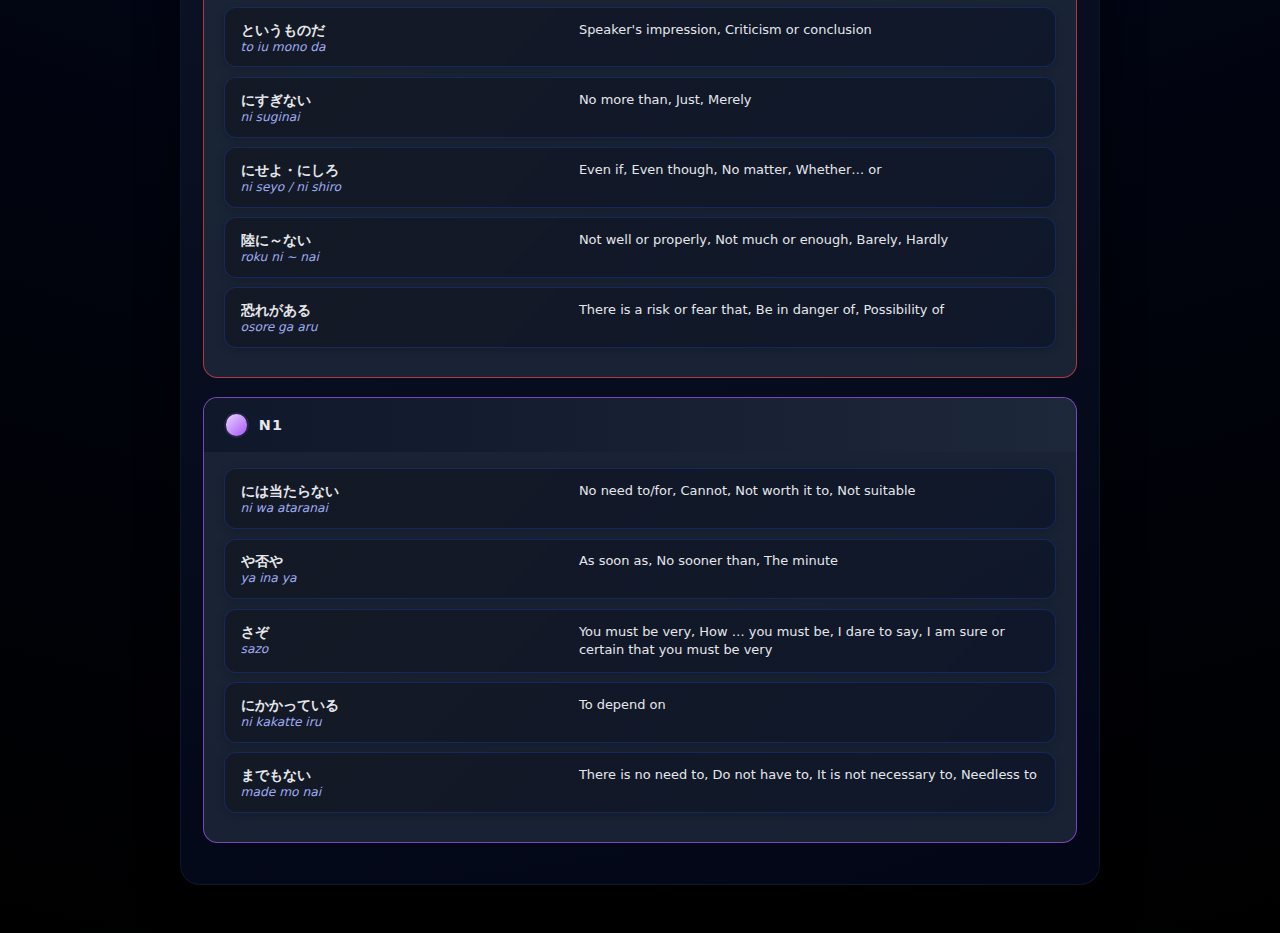
<file: JLPT_PER_DAY.html>
<!DOCTYPE html>
<html lang="en">
<head>
  <meta charset="UTF-8" />
  <title>JLPT Grammar Daily Scheduler</title>
  <style>
    :root {
      --accent: #38bdf8;
      --text-main: #e5e7eb;
      --text-muted: #9ca3af;
      --font-main: system-ui, -apple-system, BlinkMacSystemFont, "Segoe UI", sans-serif;
      --control-bg: #0b1120;
      --control-border: #1e293b;
      --shadow-soft: 0 18px 40px rgba(0,0,0,0.55);
    }
    * { box-sizing: border-box; }
    body {
      margin:0; padding:0;
      font-family: var(--font-main);
      background: radial-gradient(circle at top, #1e293b 0%, #020617 55%, #000 100%);
      color: var(--text-main);
      min-height: 100vh;
    }
    .page {
      max-width: 960px;
      margin: 0 auto;
      padding: 1.5rem 1.25rem 3rem;
    }

    .header-bar {
      position: sticky;
      top: 0;
      z-index: 10;
      margin: -1.5rem -1.25rem 1.1rem;
      padding: 0.9rem 1.25rem 0.8rem;
      background: rgba(15,23,42,0.94);
      backdrop-filter: blur(18px);
      border-bottom: 1px solid rgba(148,163,184,0.25);
      box-shadow: 0 14px 35px rgba(0,0,0,0.75);
      display: flex;
      flex-direction: column;
      gap: 0.7rem;
    }
    .header-top {
      display: flex;
      align-items: center;
      justify-content: space-between;
      gap: 1rem;
    }
    .header-title {
      display: flex;
      align-items: baseline;
      gap: 0.4rem;
    }
    .header-title-main {
      font-size: 1.25rem;
      font-weight: 650;
      letter-spacing: 0.03em;
      text-transform: uppercase;
    }
    .header-title-pill {
      font-size: 0.75rem;
      text-transform: uppercase;
      letter-spacing: 0.14em;
      padding: 0.1rem 0.7rem;
      border-radius: 999px;
      border: 1px solid rgba(56,189,248,0.7);
      color: #7dd3fc;
      background: radial-gradient(circle at top, rgba(56,189,248,0.18), transparent 60%);
    }
    .date-controls {
      display: flex;
      flex-wrap: wrap;
      align-items: center;
      justify-content: flex-end;
      gap: 0.4rem;
    }
    .chip-btn {
      border-radius: 999px;
      border: 1px solid rgba(148,163,184,0.65);
      background: radial-gradient(circle at top, #1d283a 0%, #020617 65%);
      color: var(--text-main);
      font-size: 0.72rem;
      padding: 0.25rem 0.8rem;
      cursor: pointer;
      display: inline-flex;
      align-items: center;
      gap: 0.25rem;
      transition: all 0.15s ease;
    }
    .chip-btn.primary {
      border-color: var(--accent);
      color: #e0f2fe;
    }
    .chip-btn.icon-only {
      padding-inline: 0.4rem;
      width: 1.8rem;
      justify-content: center;
    }
    .chip-btn:hover {
      border-color: var(--accent);
      background: radial-gradient(circle at top, #0f172a 0%, #020617 65%);
      transform: translateY(-0.5px);
    }
    .hidden-date-input {
      position: absolute;
      opacity: 0;
      pointer-events: none;
      width: 0;
      height: 0;
    }

    .level-filter-row {
      display: flex;
      flex-wrap: wrap;
      gap: 0.35rem;
      margin-top: 0.1rem;
      user-select: none;
    }
    .level-filter-btn {
      border-radius: 999px;
      border: 1px solid transparent;
      padding: 0.18rem 0.7rem;
      font-size: 0.7rem;
      text-transform: uppercase;
      letter-spacing: 0.12em;
      cursor: pointer;
      color: #0f172a;
      font-weight: 600;
      transition: all 0.2s cubic-bezier(0.4, 0, 0.2, 1);
    }
    .level-filter-btn.ALL { background: linear-gradient(135deg, #e5e7eb, #9ca3af); }
    .level-filter-btn.N5  { background: linear-gradient(135deg, #bbf7d0, #22c55e); }
    .level-filter-btn.N4  { background: linear-gradient(135deg, #bfdbfe, #3b82f6); }
    .level-filter-btn.N3  { background: linear-gradient(135deg, #fed7aa, #f97316); }
    .level-filter-btn.N2  { background: linear-gradient(135deg, #fecaca, #ef4444); }
    .level-filter-btn.N1  { background: linear-gradient(135deg, #e9d5ff, #a855f7); }

    .level-filter-btn:not(.active) {
      background: transparent !important;
      color: var(--text-main);
      border-color: rgba(148,163,184,0.8);
      opacity: 0.6;
      transform: scale(0.95);
    }
    .level-filter-btn.active {
      box-shadow: 0 0 0 1px rgba(15,23,42,0.7), 0 0 20px rgba(0,0,0,0.45);
      transform: translateY(-1px) scale(1.05);
      border-color: rgba(15,23,42,0.9);
      opacity: 1;
    }

    .panel {
      background: radial-gradient(circle at top left, rgba(15,23,42,0.9) 0%, rgba(15,23,42,0.96) 40%, #020617 100%);
      border-radius: 1.25rem;
      padding: 1.1rem 1.4rem 1.4rem;
      box-shadow: var(--shadow-soft);
      border: 1px solid rgba(15,23,42,0.95);
    }
    .meta-row {
      display: flex;
      flex-wrap: wrap;
      justify-content: space-between;
      gap: 0.5rem;
      font-size: 0.75rem;
      color: var(--text-muted);
      margin-bottom: 0.8rem;
    }
    .meta-label {
      text-transform: uppercase;
      letter-spacing: 0.12em;
      font-size: 0.7rem;
      color: #9ca3af;
    }
    .meta-value { color: #e5e7eb; }

    .level-section {
      margin-bottom: 1.2rem;
      border-radius: 0.9rem;
      overflow: hidden;
      background: rgba(30, 41, 59, 0.8);
      border: 1px solid rgba(148,163,184,0.3);
    }

    .level-N5 { border-color: rgba(34, 197, 94, 0.6); }
    .level-N4 { border-color: rgba(59, 130, 246, 0.6); }
    .level-N3 { border-color: rgba(249, 115, 22, 0.7); }
    .level-N2 { border-color: rgba(239, 68, 68, 0.7); }
    .level-N1 { border-color: rgba(168, 85, 247, 0.7); }

    .level-heading {
      display: flex;
      align-items: center;
      justify-content: space-between;
      cursor: pointer;
      padding: 0.9rem 1.2rem;
      background: linear-gradient(90deg, rgba(15,23,42,0.95), rgba(30,41,59,0.8));
      border: none;
      font-size: 0.9rem;
      color: var(--text-main);
      font-weight: 700;
      gap: 1rem;
      transition: background 0.3s ease;
    }
    .level-heading:hover {
      background: linear-gradient(90deg, rgba(25,40,65,1), rgba(35,47,70,0.9));
    }

    .level-left {
      display: flex;
      align-items: center;
      gap: 0.6rem;
    }
    .level-pill {
      width: 1.6rem;
      height: 1.6rem;
      border-radius: 999px;
      border: 2px solid rgba(15,23,42,0.9);
      box-shadow: 0 0 0 1px rgba(15,23,42,0.8);
      transition: background 0.3s ease;
      flex-shrink: 0;
    }
    .level-N5 .level-pill { background: linear-gradient(135deg, #bbf7d0, #22c55e); }
    .level-N4 .level-pill { background: linear-gradient(135deg, #bfdbfe, #3b82f6); }
    .level-N3 .level-pill { background: linear-gradient(135deg, #fed7aa, #f97316); }
    .level-N2 .level-pill { background: linear-gradient(135deg, #fecaca, #ef4444); }
    .level-N1 .level-pill { background: linear-gradient(135deg, #e9d5ff, #a855f7); }

    .level-title {
      letter-spacing: 0.08em;
      text-transform: uppercase;
    }
    .level-count {
      font-size: 0.8rem;
      color: var(--text-muted);
      font-weight: 500;
      user-select: none;
    }

    .level-body {
      max-height: 0;
      overflow: hidden;
      transition: max-height 0.4s cubic-bezier(0.4,0,0.2,1), padding 0.2s ease;
      padding: 0 1.2rem;
    }
    .level-body.expanded {
      max-height: 1200px;
      padding: 1rem 1.2rem 1.2rem;
    }

    .grammar-item {
      border-radius: 0.75rem;
      padding: 0.8rem 1rem;
      margin-bottom: 0.6rem;
      background: linear-gradient(135deg, rgba(20,24,36,0.9), rgba(15,23,42,0.95));
      border: 1px solid rgba(30,64,175,0.4);
      display: grid;
      grid-template-columns: minmax(0, 1.4fr) minmax(0, 2fr);
      column-gap: 1rem;
      row-gap: 0.3rem;
      font-size: 0.9rem;
      transition: all 0.2s ease;
      box-shadow: 0 2px 8px rgba(0,0,0,0.2);
    }
    .grammar-item:hover {
      transform: translateY(-1px);
      box-shadow: 0 4px 16px rgba(56,189,248,0.3);
      border-color: rgba(56,189,248,0.6);
    }
    .grammar-main {
      font-weight: 800;
      white-space: nowrap;
      overflow: hidden;
      text-overflow: ellipsis;
      font-size: 1em;
      display: flex;
      align-items: center;
      gap: 0.4rem;
    }
    .grammar-main a {
      color: inherit;
      text-decoration: none;
    }
    .grammar-main a:hover {
      text-decoration: underline;
      color: var(--accent);
    }
    .extra-link {
      width: 1rem;
      height: 1rem;
      display: inline-flex;
      align-items: center;
      justify-content: center;
      color: var(--accent);
      opacity: 0.8;
      flex-shrink: 0;
      text-decoration: none;
    }
    .extra-link:hover {
      opacity: 1;
    }
    .grammar-romaji {
      font-size: 0.85em;
      color: #a5b4fc;
      opacity: 0.95;
      font-style: italic;
    }
    .grammar-meaning {
      font-size: 0.9em;
      color: #e5e7eb;
      line-height: 1.4;
    }

    .empty-note {
      margin-top: 1rem;
      font-size: 0.9rem;
      color: #f97316;
      text-align: center;
      padding: 2.5rem;
    }

    @media (prefers-reduced-motion: reduce) {
      * { transition: none !important; animation: none !important; }
    }
  </style>
</head>
<body>
  <div class="page">
    <header class="header-bar">
      <div class="header-top">
        <div class="header-title">
          <div class="header-title-main">Daily JLPT Grammar</div>
          <div class="header-title-pill">五つでもやろう～！</div>
        </div>
        <div class="date-controls">
          <button id="prevDayBtn" class="chip-btn">◀ Yesterday</button>
          <button id="todayBtn" class="chip-btn primary">● Today</button>
          <button id="nextDayBtn" class="chip-btn">▶ Tomorrow</button>
          <input type="date" id="viewDate" class="hidden-date-input" />
          <button id="openCalendarBtn" class="chip-btn icon-only" title="Select date">📅</button>
        </div>
      </div>
      <div class="level-filter-row">
        <button class="level-filter-btn ALL active" data-level="ALL">All</button>
        <button class="level-filter-btn N5 active" data-level="N5">N5</button>
        <button class="level-filter-btn N4 active" data-level="N4">N4</button>
        <button class="level-filter-btn N3 active" data-level="N3">N3</button>
        <button class="level-filter-btn N2 active" data-level="N2">N2</button>
        <button class="level-filter-btn N1 active" data-level="N1">N1</button>
      </div>
    </header>

    <main class="panel">
      <div class="meta-row">
        <div><span class="meta-label">View</span> <span class="meta-value" id="infoDate"></span></div>
        <div><span class="meta-label">Per level</span> <span class="meta-value">5 items</span></div>
      </div>
      <div id="output"></div>
    </main>
  </div>

  <template id="csvData">
N5,1,だ,da,"To be, Is",https://bunpro.jp/grammar_points/%E3%81%A0
N5,2,です,desu,"To be, Is",https://bunpro.jp/grammar_points/%E3%81%A7%E3%81%99
N5,3,は,wa,As for... (Highlights sentence topic),https://bunpro.jp/grammar_points/%E3%81%AF
N5,4,も,mo,"Also, Too, As well, Even, Either, Neither",https://bunpro.jp/grammar_points/%E3%82%82
N5,5,これ,kore,This,https://bunpro.jp/grammar_points/%E3%81%93%E3%82%8C
N5,6,それ,sore,That,https://bunpro.jp/grammar_points/%E3%81%9D%E3%82%8C
N5,7,あれ,are,That (over there),https://bunpro.jp/grammar_points/%E3%81%82%E3%82%8C
N5,8,の,no,Indicates possession,https://bunpro.jp/grammar_points/%E3%81%AE
N5,9,いい,ii,い-Adjective meaning 'good',https://bunpro.jp/grammar_points/%E3%81%84%E3%81%84
N5,10,い-Adjectives,i-adjectives,Adjectives ending in い,https://bunpro.jp/grammar_points/%E3%81%84-adjectives
N5,11,な-Adjectives,na-adjectives,Adjectives that are also nouns,https://bunpro.jp/grammar_points/%E3%81%AA-adjectives
N5,12,か,ka,Question marking particle,https://bunpro.jp/grammar_points/%E3%81%8B
N5,13,が,ga,"Subject marking particle, Identification particle",https://bunpro.jp/grammar_points/%E3%81%8C
N5,14,よ,yo,Emphasis (Sentence ending particle),https://bunpro.jp/grammar_points/%E3%82%88
N5,15,ね,ne,"Isn't it?, Right? (Sentence ending particle)",https://bunpro.jp/grammar_points/%E3%81%AD
N5,16,る-Verb (Dictionary),ru-verb (dictionary),る + ます (Ichidan Verbs),https://bunpro.jp/grammar_points/%E3%82%8B-Verbs
N5,17,う-Verb (Dictionary),u-verb (dictionary),う + ます (Godan Verbs),https://bunpro.jp/grammar_points/%E3%81%86-Verbs
N5,18,を,o,Object marking particle,https://bunpro.jp/grammar_points/%E3%82%92
N5,19,る-Verb (Negative),ru-verb (negative),Will/Does/Do (not),https://bunpro.jp/grammar_points/%E3%82%8Bverb-%E3%81%AA%E3%81%84
N5,20,う-Verb (Negative),u-verb (negative),Will/Does/Do (not),https://bunpro.jp/grammar_points/%E3%81%86verb--%E3%81%AA%E3%81%84
N5,21,と,to,And,https://bunpro.jp/grammar_points/%E3%81%A8-and
N5,22,ここ,koko,"Here, This place",https://bunpro.jp/grammar_points/%E3%81%93%E3%81%93
N5,23,そこ,soko,"There, That place",https://bunpro.jp/grammar_points/%E3%81%9D%E3%81%93
N5,24,あそこ,asoko,Over there,https://bunpro.jp/grammar_points/%E3%81%82%E3%81%9D%E3%81%93
N5,25,で,de,"At, In",https://bunpro.jp/grammar_points/%E3%81%A7
N5,26,に,ni,"In, At, To, For, On",https://bunpro.jp/grammar_points/%E3%81%AB
N5,27,か,ka,Or,https://bunpro.jp/grammar_points/%E3%81%8B-or
N5,28,と,to,With,https://bunpro.jp/grammar_points/%E3%81%A8-with
N5,29,でしょう,deshou,"Right?, Probably, Isn't it?",https://bunpro.jp/grammar_points/%E3%81%A7%E3%81%97%E3%82%87%E3%81%86
N5,30,だろう,darou,"Right?, Probably, Isn't it?",https://bunpro.jp/grammar_points/%E3%81%A0%E3%82%8D%E3%81%86
N5,31,がある,ga aru,"To be, There is",https://bunpro.jp/grammar_points/%E3%81%8C%E3%81%82%E3%82%8B
N5,32,がいる,ga iru,"To be, There is, To remain (in a state)",https://bunpro.jp/grammar_points/%E3%81%8C%E3%81%84%E3%82%8B
N5,33,この,kono,This,https://bunpro.jp/grammar_points/%E3%81%93%E3%81%AE
N5,34,その,sono,That,https://bunpro.jp/grammar_points/%E3%81%9D%E3%81%AE
N5,35,あの,ano,That (over there),https://bunpro.jp/grammar_points/%E3%81%82%E3%81%AE
N5,36,～んです・のです,~n desu / no desu,"Explanatory, Emphasis, The fact is",https://bunpro.jp/grammar_points/-%E3%82%93%E3%81%A7%E3%81%99-%E3%81%AE%E3%81%A7%E3%81%99
N5,37,い-Adjective (Past),i-adjective (past),"Was, Were (Past tense)",https://bunpro.jp/grammar_points/past-tense-%E3%81%84-adjectives
N5,38,の,no,"Verb nominalizer, The one who..., That which...",https://bunpro.jp/grammar_points/%E3%81%AE%E3%81%AF
N5,39,い-Adjective + Noun,i-adjective + noun,Describing a noun,https://bunpro.jp/grammar_points/%E3%81%84-adjective-noun
N5,40,な-Adjective + Noun,na-adjective + noun,Describing a noun,https://bunpro.jp/grammar_points/%E3%81%AA-adjective-noun
N5,41,へいく,e iku,"To go to, To head toward",https://bunpro.jp/grammar_points/%E3%81%B8%E3%81%84%E3%81%8F
N5,42,する,suru,"To do, To make into",https://bunpro.jp/grammar_points/%E3%81%99%E3%82%8B
N5,43,くる,kuru,To come,https://bunpro.jp/grammar_points/%E3%81%8F%E3%82%8B
N5,44,る-Verb (Past),ru-verb (past),る - Verbs (Past tense),https://bunpro.jp/grammar_points/%E3%82%8B-verb-past
N5,45,う-Verb (Past),u-verb (past),う - Verbs (Past tense),https://bunpro.jp/grammar_points/%E3%81%86-verb-past
N5,46,好き,suki,"Like, Fond of",https://bunpro.jp/grammar_points/%E3%81%99%E3%81%8D
N5,47,きらい,kirai,"Dislike, Not fond of",https://bunpro.jp/grammar_points/%E3%81%8D%E3%82%89%E3%81%84
N5,48,のがすき,no ga suki,"Like doing, Love doing",https://bunpro.jp/grammar_points/%E3%81%AE%E3%81%8C%E3%81%99%E3%81%8D
N5,49,がある + Noun,ga aru + noun,"Noun (B) that has Noun (A), Noun (B) with Noun (A)",https://bunpro.jp/grammar_points/%E3%81%8C%E3%81%82%E3%82%8B-noun
N5,50,い-Adjectives くない,i-adjectives kunai,Not (Adjective),https://bunpro.jp/grammar_points/negative-%E3%81%84-adjectives
N5,51,で,de,"With, By (using)",https://bunpro.jp/grammar_points/%E3%81%A7-by
N5,52,ので,node,"Because, So, Since, The reason being",https://bunpro.jp/grammar_points/%E3%81%AE%E3%81%A7
N5,53,から,kara,"Because, Since",https://bunpro.jp/grammar_points/%E3%81%8B%E3%82%89-because
N5,54,から,kara,From,https://bunpro.jp/grammar_points/%E3%81%8B%E3%82%89
N5,55,けど・だけど,kedo / dakedo,"But, However",https://bunpro.jp/grammar_points/%E3%81%91%E3%81%A9-%E3%81%A0%E3%81%91%E3%81%A9
N5,56,が,ga,"But, However",https://bunpro.jp/grammar_points/%E3%81%8C-but
N5,57,る-Verb (Negative-Past),ru-verb (negative-past),る - Verbs (Negative-past tense),https://bunpro.jp/grammar_points/%E3%82%8B-verb-neg-past
N5,58,う-Verb (Negative-Past),u-verb (negative-past),う - Verbs (Negative-past tense),https://bunpro.jp/grammar_points/%E3%81%86-verb-neg-past
N5,59,Verb + て,verb + te,"And, Then (Linking events)",https://bunpro.jp/grammar_points/verb-%E3%81%A6
N5,60,ている①,te iru (1),"Is, Am, Are (~ing)",https://bunpro.jp/grammar_points/%E3%81%A6%E3%81%84%E3%82%8B1
N5,61,へ,e,"To, Toward",https://bunpro.jp/grammar_points/%E3%81%B8
N5,62,Verb + にいく,verb + ni iku,"To go ~, To go in order to ~",https://bunpro.jp/grammar_points/verb-%E3%81%AB%E3%81%84%E3%81%8F
N5,63,誰,dare,Who,https://bunpro.jp/grammar_points/%E3%81%A0%E3%82%8C
N5,64,い-Adjective (Predicate),i-adjective (predicate),い-Adjective (Predicate),https://bunpro.jp/grammar_points/%E3%81%84-adjective-predicate
N5,65,な-Adjective だ,na-adjective da,な-Adjective (Predicate),https://bunpro.jp/grammar_points/%E3%81%AA-adjective-predicate
N5,66,だった・でした,datta / deshita,"Was, Were (Past tense)",https://bunpro.jp/grammar_points/%E3%81%A0%E3%81%A3%E3%81%9F-%E3%81%A7%E3%81%97%E3%81%9F
N5,67,じゃない,janai,"Is not, Isn't",https://bunpro.jp/grammar_points/%E3%81%98%E3%82%83%E3%81%AA%E3%81%84
N5,68,じゃなかった,janakatta,"Was not, Wasn't",https://bunpro.jp/grammar_points/%E3%81%98%E3%82%83%E3%81%AA%E3%81%8B%E3%81%A3%E3%81%9F
N5,69,い-Adjective くなかった,i-adjective kunakatta,"Was not, Wasn't (Adjective)",https://bunpro.jp/grammar_points/%E3%81%84-Adjective-%E3%81%8F%E3%81%AA%E3%81%8B%E3%81%A3%E3%81%9F
N5,70,と,to,Quotation,https://bunpro.jp/grammar_points/%E3%81%A8
N5,71,って,tte,Casual quotation,https://bunpro.jp/grammar_points/%E3%81%A3%E3%81%A6
N5,72,Verbs (Non-past),verbs (non-past),(Non-past),https://bunpro.jp/grammar_points/verb-non-past
N5,73,Verb［た・ている］+ Noun,verb [ta / te iru] + noun,"Verb modified noun, Relative clause",https://bunpro.jp/grammar_points/verb-%E3%81%9F-noun
N5,74,の,no,Possessive use (Noun omission),https://bunpro.jp/grammar_points/%E3%81%AE-noun-ommission
N5,75,な,na,"Do not, Don't (Prohibitive)",https://bunpro.jp/grammar_points/%E3%81%AA
N5,76,だけ,dake,"Only, Just",https://bunpro.jp/grammar_points/%E3%81%A0%E3%81%91
N5,77,どれ,dore,Which (of three or more),https://bunpro.jp/grammar_points/%E3%81%A9%E3%82%8C
N5,78,どこ,doko,Where,https://bunpro.jp/grammar_points/%E3%81%A9%E3%81%93
N5,79,どの,dono,"Which (of three or more), What (kind)",https://bunpro.jp/grammar_points/%E3%81%A9%E3%81%AE
N5,80,ている②,te iru (2),"State of being, Has (have) done",https://bunpro.jp/grammar_points/%E3%81%A6%E3%81%84%E3%82%8B2
N5,81,てから,tekara,"Once...is done, Once...happens, After doing",https://bunpro.jp/grammar_points/%E3%81%A6%E3%81%8B%E3%82%89
N5,82,Verb + て+ B,verb + te + B,"And, And then, After that (sequence)",https://bunpro.jp/grammar_points/verb-%E3%81%A6-b
N5,83,もう,mou,"Already, Anymore",https://bunpro.jp/grammar_points/%E3%82%82%E3%81%86
N5,84,まだ,mada,"Still, Not yet",https://bunpro.jp/grammar_points/%E3%81%BE%E3%81%A0
N5,85,まだ～ていません,mada ~te imasen,Still haven't done (something),https://bunpro.jp/grammar_points/%E3%81%BE%E3%81%A0-%E3%81%A6%E3%81%84%E3%81%BE%E3%81%9B%E3%82%93
N5,86,てもいい,temo ii,"It is alright/fine/okay even if, Can/may, ~ is also okay",https://bunpro.jp/grammar_points/%E3%81%A6%E3%82%82%E3%81%84%E3%81%84
N5,87,たい,tai,Want to do,https://bunpro.jp/grammar_points/%E3%81%9F%E3%81%84
N5,88,たり～たりする,tari ~ tari suru,Things like ~ and ~,https://bunpro.jp/grammar_points/%E3%81%9F%E3%82%8A-%E3%81%9F%E3%82%8A%E3%81%99%E3%82%8B
N5,89,けっこう,kekkou,"Quite, A lot, Fairly, Rather",https://bunpro.jp/grammar_points/%E3%81%91%E3%81%A3%E3%81%93%E3%81%86
N5,90,たくさん,takusan,"Many, A lot of, Plenty, Enough",https://bunpro.jp/grammar_points/%E3%81%9F%E3%81%8F%E3%81%95%E3%82%93
N5,91,まえに,mae ni,"Before, In front of",https://bunpro.jp/grammar_points/%E3%81%BE%E3%81%88%E3%81%AB
N5,92,くらい ①,kurai (1),"About, Approximately",https://bunpro.jp/grammar_points/%E3%81%8F%E3%82%89%E3%81%841
N5,93,Noun + まで,noun + made,"Until, Till, To (but no further than)",https://bunpro.jp/grammar_points/noun-%E3%81%BE%E3%81%A7
N5,94,Verb + まで,verb + made,Until (something) happens,https://bunpro.jp/grammar_points/v-%E3%81%BE%E3%81%A7
N5,95,すぎる,sugiru,"Too much, Very",https://bunpro.jp/grammar_points/%E3%81%99%E3%81%8E%E3%82%8B
N5,96,にする,ni suru,"To decide on, To choose, To make something into, To view something as",https://bunpro.jp/grammar_points/%E3%81%AB%E3%81%99%E3%82%8B
N5,97,～になる・～くなる,~ni naru / ~ku naru,To become (Adjective),https://bunpro.jp/grammar_points/%E3%81%AB%E3%81%AA%E3%82%8B-%E3%81%8F%E3%81%AA%E3%82%8B
N5,98,のなかで～がいちばん～,no naka de ~ ga ichiban ~,"Out of ~, ~ is the best/most ~",https://bunpro.jp/grammar_points/%E3%81%AE%E3%81%AA%E3%81%8B%E3%81%A7-%E3%81%8C%E3%81%84%E3%81%A1%E3%81%B0%E3%82%93
N5,99,より～のほうが,yori ~ no hou ga,To be more ~ than ~,https://bunpro.jp/grammar_points/%E3%82%88%E3%82%8A-%E3%81%AE%E3%81%BB%E3%81%86%E3%81%8C
N5,100,なにか・なにも,nanika / nanimo,"Something, Nothing, Anything, Not anything, Some kind of, Not any kind of",https://bunpro.jp/grammar_points/%E3%81%AA%E3%81%AB%E3%81%8B-%E3%81%AA%E3%81%AB%E3%82%82
N5,101,誰か・どこか・誰も・どこも,dareka / dokoka / daremo / dokomo,"Someone, Somewhere, Not anyone, Not anywhere",https://bunpro.jp/grammar_points/%E8%AA%B0%E3%81%8B-%E3%81%A9%E3%81%93%E3%81%8B-%E8%AA%B0%E3%82%82-%E3%81%A9%E3%81%93%E3%82%82
N5,102,ましょう,mashou,"Let's, Shall we (Polite volitional)",https://bunpro.jp/grammar_points/%E3%81%BE%E3%81%97%E3%82%87%E3%81%86
N5,103,～ましょうか,~mashou ka,"Shall we, Shall I",https://bunpro.jp/grammar_points/%E3%81%BE%E3%81%97%E3%82%87%E3%81%86%E3%81%8B
N5,104,ませんか,masen ka,"Won't you, Would you not, Why don't we",https://bunpro.jp/grammar_points/%E3%81%BE%E3%81%9B%E3%82%93%E3%81%8B
N5,105,Verb + てもいい,verb + temo ii,"It's okay to, It's alright to, Can/may",https://bunpro.jp/grammar_points/verb-%E3%81%A6%E3%82%82%E3%81%84%E3%81%84
N5,106,てください,te kudasai,Please do (Polite request),https://bunpro.jp/grammar_points/%E3%81%A6%E3%81%8F%E3%81%A0%E3%81%95%E3%81%84
N5,107,ないでください,naide kudasai,Please don't (Polite request),https://bunpro.jp/grammar_points/%E3%81%AA%E3%81%84%E3%81%A7%E3%81%8F%E3%81%A0%E3%81%95%E3%81%84
N5,108,てはいけない,te wa ikenai,"Must not, May not",https://bunpro.jp/grammar_points/%E3%81%A6%E3%81%AF%E3%81%84%E3%81%91%E3%81%AA%E3%81%84
N5,109,なくてはいけない,nakute wa ikenai,"Must do, Have to do",https://bunpro.jp/grammar_points/%E3%81%AA%E3%81%8F%E3%81%A6%E3%81%AF%E3%81%84%E3%81%91%E3%81%AA%E3%81%84
N5,110,なくてはならない,nakute wa naranai,"Must do, Have to do",https://bunpro.jp/grammar_points/%E3%81%AA%E3%81%8F%E3%81%A6%E3%81%AF%E3%81%AA%E3%82%89%E3%81%AA%E3%81%84
N5,111,たほうがいい,ta hou ga ii,"It'd be better to, Should do",https://bunpro.jp/grammar_points/%E3%81%9F%E3%81%BB%E3%81%86%E3%81%8C%E3%81%84%E3%81%84
N5,112,ないほうがいい,nai hou ga ii,"It'd be better not to, Shouldn't do",https://bunpro.jp/grammar_points/%E3%81%AA%E3%81%84%E3%81%BB%E3%81%86%E3%81%8C%E3%81%84%E3%81%84
N5,113,なくちゃ・なきゃ,nakucha / nakya,"Must do, Have to do",https://bunpro.jp/grammar_points/%E3%81%AA%E3%81%8F%E3%81%A1%E3%82%83-%E3%81%AA%E3%81%8D%E3%82%83
N5,114,や,ya,"Things like, And the like",https://bunpro.jp/grammar_points/%E3%82%84
N5,115,たことがある,ta koto ga aru,Have done before,https://bunpro.jp/grammar_points/%E3%81%9F%E3%81%93%E3%81%A8%E3%81%8C%E3%81%82%E3%82%8B
N5,116,ている③,te iru (3),"Has/have done, Is ~ing (Repetition)",https://bunpro.jp/grammar_points/%E3%81%A6%E3%81%84%E3%82%8B3
N5,117,Adjective + て・Noun + で,adjective + te / noun + de,And... (Conjunctive),https://bunpro.jp/grammar_points/adjective-%E3%81%A6-noun-%E3%81%A7
N5,118,Adjective + て + B,adjective + te + B,"And..., Both and (Conjunctive)",https://bunpro.jp/grammar_points/adjective-%E3%81%A6-b
N5,119,のがへた,no ga heta,"To be bad at, Poor at, Unskillful",https://bunpro.jp/grammar_points/%E3%81%AE%E3%81%8C%E3%81%B8%E3%81%9F
N5,120,のがじょうず,no ga jouzu,"To be good at, Proficient",https://bunpro.jp/grammar_points/%E3%81%AE%E3%81%8C%E3%81%98%E3%82%87%E3%81%86%E3%81%9A
N5,121,Adjective + の(は),adjective + no (wa),"The 'one' that... (Indefinite pronoun, Adjective nominalization)",Adjective + の(は) (JLPT N5) | Bunpro
N5,122,あげる,ageru,"To give (away), To present, To provide",https://bunpro.jp/grammar_points/%E3%81%82%E3%81%92%E3%82%8B
N5,123,くれる,kureru,"To give (me), To be given",https://bunpro.jp/grammar_points/%E3%81%8F%E3%82%8C%E3%82%8B
N5,124,もらう,morau,"To receive, To get, To obtain",https://bunpro.jp/grammar_points/%E3%82%82%E3%82%89%E3%81%86
N5,125,けれども,keredomo,"But, Although",https://bunpro.jp/grammar_points/%E3%81%91%E3%82%8C%E3%81%A9%E3%82%82
N5,126,つもりだ,tsumori da,"To plan to, To intend to",https://bunpro.jp/grammar_points/%E3%81%A4%E3%82%82%E3%82%8A%E3%81%A0
N4,1,でも,demo,"Or something, Any... (with question words), No matter (who)",https://bunpro.jp/grammar_points/%E3%81%A7%E3%82%82
N4,2,やすい,yasui,"Easy to, Likely to",https://bunpro.jp/grammar_points/%E3%82%84%E3%81%99%E3%81%84
N4,3,にくい,nikui,"Difficult to, Hard to",https://bunpro.jp/grammar_points/%E3%81%AB%E3%81%8F%E3%81%84
N4,4,だんだん,dandan,"Gradually, Little by little, Step by step",https://bunpro.jp/grammar_points/%E3%81%A0%E3%82%93%E3%81%A0%E3%82%93
N4,5,どんどん,dondon,"Progressively, Rapidly increasing, More and more",https://bunpro.jp/grammar_points/%E3%81%A9%E3%82%93%E3%81%A9%E3%82%93
N4,6,～ら,~ra,"We, Them, They, These, Those",https://bunpro.jp/grammar_points/%E3%82%89
N4,7,ていく,te iku,"To ~ and go, To go on, To start",https://bunpro.jp/grammar_points/%E3%81%A6%E3%81%84%E3%81%8F
N4,8,てくる,te kuru,"To come to, To become, To continue, To be starting to, Has been ~ing",https://bunpro.jp/grammar_points/%E3%81%A6%E3%81%8F%E3%82%8B
N4,9,かた,kata,"Way of ~ing, How to ~, Manner of ~ing",https://bunpro.jp/grammar_points/%E3%81%8B%E3%81%9F
N4,10,だけで,dake de,"Just by, Just with",https://bunpro.jp/grammar_points/%E3%81%A0%E3%81%91%E3%81%A7
N4,11,だが・ですが,daga / desu ga,"But, Still, However, Nevertheless",https://bunpro.jp/grammar_points/%E3%81%A0%E3%81%8C%E3%83%BB%E3%81%A7%E3%81%99%E3%81%8C
N4,12,なくて,nakute,"To not ~ and ~, Not ~ and ~ (Conjugations)",https://bunpro.jp/grammar_points/%E3%81%AA%E3%81%8F%E3%81%A6-conjunction
N4,13,なくて,nakute,"Not ~ and, Not so, Because not (Examples)",https://bunpro.jp/grammar_points/%E3%81%AA%E3%81%8F%E3%81%A6
N4,14,ないで,naide,"Without doing, Not ~ and ~",https://bunpro.jp/grammar_points/%E3%81%AA%E3%81%84%E3%81%A7
N4,15,Verb［れる・られる］,verb [reru / rareru],"Was done to ~ by ~, Done without consent, Done to one's dismay",https://bunpro.jp/grammar_points/Verb%5Bpassive%5D
N4,16,他動詞・自動詞,tadoushi / jidoushi,Done through action vs. occurring on its own,https://bunpro.jp/grammar_points/transitive-intransitive-verbs
N4,17,なおす,naosu,"To do over, To redo",https://bunpro.jp/grammar_points/%E3%81%AA%E3%81%8A%E3%81%99
N4,18,ということ,to iu koto,"~ing, The ~ that ~ (Nominalization)",https://bunpro.jp/grammar_points/%E3%81%A8%E3%81%84%E3%81%86%E3%81%93%E3%81%A8
N4,19,とき,toki,"When, At the time of",https://bunpro.jp/grammar_points/%E3%81%A8%E3%81%8D
N4,20,まず,mazu,"To start with, Firstly",https://bunpro.jp/grammar_points/%E3%81%BE%E3%81%9A
N4,21,まで,made,"Even, To even, To the extent of",https://bunpro.jp/grammar_points/%E3%81%BE%E3%81%A7
N4,22,までに,made ni,"By ~, By the time that ~, Before ~",https://bunpro.jp/grammar_points/%E3%81%BE%E3%81%A7%E3%81%AB
N4,23,また,mata,"Also, As well, Moreover, Again, Additionally",https://bunpro.jp/grammar_points/%E3%81%BE%E3%81%9F
N4,24,はじめる,hajimeru,"To start, To begin to",https://bunpro.jp/grammar_points/%E3%81%AF%E3%81%98%E3%82%81%E3%82%8B
N4,25,おわる,owaru,"To finish, To end",https://bunpro.jp/grammar_points/%E3%81%8A%E3%82%8F%E3%82%8B
N4,26,ごろ,goro,"Around, About",https://bunpro.jp/grammar_points/%E3%81%94%E3%82%8D
N4,27,あとで,ato de,"After, Later",https://bunpro.jp/grammar_points/%E3%81%82%E3%81%A8%E3%81%A7
N4,28,ていた,te ita,Was doing ~,https://bunpro.jp/grammar_points/%E3%81%A6%E3%81%84%E3%81%9F
N4,29,に (Frequency),ni (frequency),"Times (In each time period), Every, Frequency of",https://bunpro.jp/grammar_points/%E3%81%AB-frequency
N4,30,とうとう,toutou,"Finally, After all",https://bunpro.jp/grammar_points/%E3%81%A8%E3%81%86%E3%81%A8%E3%81%86
N4,31,より,yori,"More than, Over",https://bunpro.jp/grammar_points/%E3%82%88%E3%82%8A
N4,32,ごとに,gotoni,"Each, Every",https://bunpro.jp/grammar_points/%E3%81%94%E3%81%A8%E3%81%AB
N4,33,なるべく,narubeku,"As ~ as possible, Wherever practicable",https://bunpro.jp/grammar_points/%E3%81%AA%E3%82%8B%E3%81%B9%E3%81%8F
N4,34,るところだ,ru tokoro da,"About to, On the verge of",https://bunpro.jp/grammar_points/%E3%82%8B%E3%81%A8%E3%81%93%E3%82%8D%E3%81%A0
N4,35,のに,noni,"Despite, Although, Even though",https://bunpro.jp/grammar_points/%E3%81%AE%E3%81%AB-despite
N4,36,とおもう,to omou,I think,https://bunpro.jp/grammar_points/%E3%81%A8%E3%81%8A%E3%82%82%E3%81%86
N4,37,など,nado,"Such as, Things like, Etc., And so on",https://bunpro.jp/grammar_points/%E3%81%AA%E3%81%A9
N4,38,みたい,mitai,"Like, Similar to, Resembling",https://bunpro.jp/grammar_points/%E3%81%BF%E3%81%9F%E3%81%84
N4,39,こと,koto,Converting a verb into a noun,https://bunpro.jp/grammar_points/%E3%81%93%E3%81%A8
N4,40,そう,sou,"Look like, Appear, Seem, Have a feeling that",https://bunpro.jp/grammar_points/%E3%81%9D%E3%81%86
N4,41,さ,sa,Converting adjectives to nouns,https://bunpro.jp/grammar_points/%E3%81%95
N4,42,とか～とか,toka ~ toka,"Among other things, For example, Such as",https://bunpro.jp/grammar_points/%E3%81%A8%E3%81%8B-%E3%81%A8%E3%81%8B
N4,43,そういう,sou iu,"Like that, Kind of",https://bunpro.jp/grammar_points/%E3%81%9D%E3%81%86%E3%81%84%E3%81%86
N4,44,Verb[よう],verb [you],"Let's, I shall (Casual volitional)",https://bunpro.jp/grammar_points/%E3%82%88%E3%81%86-%E3%81%8A%E3%81%86
N4,45,ようだ,you da,"It seems that, It appears that, It looks like",https://bunpro.jp/grammar_points/%E3%82%88%E3%81%86%E3%81%A0
N4,46,ぜんぜん,zenzen,(Not) at all,https://bunpro.jp/grammar_points/%E3%81%9C%E3%82%93%E3%81%9C%E3%82%93
N4,47,かな,kana,I wonder,https://bunpro.jp/grammar_points/%E3%81%8B%E3%81%AA
N4,48,あまり～ない,amari ~ nai,"Not very, Not much, Not really, Hardly",https://bunpro.jp/grammar_points/%E3%81%82%E3%81%BE%E3%82%8A-%E3%81%AA%E3%81%84
N4,49,ば,ba,"If… then, (Conditional)",https://bunpro.jp/grammar_points/%E3%81%B0
N4,50,なら,nara,"Were it, If, If it's the case, As for (Conditional)",https://bunpro.jp/grammar_points/%E3%81%AA%E3%82%89
N4,51,がる,garu,"To feel, To think, To act as if, To want, To desire",https://bunpro.jp/grammar_points/%E3%81%8C%E3%82%8B
N4,52,がする,ga suru,"To give off, Smell, Sound, Taste, Sensation",https://bunpro.jp/grammar_points/%E3%81%8C%E3%81%99%E3%82%8B
N4,53,たがる,tagaru,To want to (Third person),https://bunpro.jp/grammar_points/%E3%81%9F%E3%81%8C%E3%82%8B
N4,54,かもしれない,kamoshirenai,"Might, Maybe, Probably",https://bunpro.jp/grammar_points/%E3%81%8B%E3%82%82%E3%81%97%E3%82%8C%E3%81%AA%E3%81%84
N4,55,みたいに・みたいな,mitai ni / mitai na,"Like, Similar to, Resembling",https://bunpro.jp/grammar_points/%E3%81%BF%E3%81%9F%E3%81%84%E3%81%AB-%E3%81%BF%E3%81%9F%E3%81%84%E3%81%AA
N4,56,そうに・そうな,sou ni / sou na,"Seem, Look like, Sound",https://bunpro.jp/grammar_points/%E3%81%9D%E3%81%86%E3%81%AB-%E3%81%9D%E3%81%86%E3%81%AA
N4,57,のように・のような,no you ni / no you na,"Like (Noun), Similar to (Noun)",https://bunpro.jp/grammar_points/%E3%81%AE%E3%82%88%E3%81%86%E3%81%AB-%E3%81%AE%E3%82%88%E3%81%86%E3%81%AA
N4,58,〜ようと思う・〜おうと思う,~you to omou / ~ou to omou,"I think I will, I think I shall, Going to, Gonna (Volitional + と思う)",https://bunpro.jp/grammar_points/%E3%82%88%E3%81%86%E3%81%A8%E6%80%9D%E3%81%86-%E3%81%8A%E3%81%86%E3%81%A8%E6%80%9D%E3%81%86
N4,59,～にする・～くする,~ni suru / ~ku suru,"Adjective + する, To make something/someone (more)",https://bunpro.jp/grammar_points/%E3%81%AB%E3%81%99%E3%82%8B-%E3%81%8F%E3%81%99%E3%82%8B
N4,60,といい,to ii,"I hope, I wish, You should, It would be good",https://bunpro.jp/grammar_points/%E3%81%A8%E3%81%84%E3%81%84
N4,61,ようになる,you ni naru,"To reach the point that, To come to be that, To turn into",https://bunpro.jp/grammar_points/%E3%82%88%E3%81%86%E3%81%AB%E3%81%AA%E3%82%8B
N4,62,まい～のように,mai ~ no you ni,"Almost every ~, Nearly every ~, On a ~ basis",https://bunpro.jp/grammar_points/%E3%81%BE%E3%81%84-%E3%81%AE%E3%82%88%E3%81%86%E3%81%AB
N4,63,じゃないか,janaika,"Isn't it?, Is it not?",https://bunpro.jp/grammar_points/%E3%81%98%E3%82%83%E3%81%AA%E3%81%84%E3%81%8B
N4,64,らしい ①,rashii (1),"Seems like, Apparently, I heard",https://bunpro.jp/grammar_points/%E3%82%89%E3%81%97%E3%81%841
N4,65,ておく,te oku,To do something in advance,https://bunpro.jp/grammar_points/%E3%81%A6%E3%81%8A%E3%81%8F
N4,66,がほしい,ga hoshii,"To want something, To be in need of",https://bunpro.jp/grammar_points/%E3%81%8C%E3%81%BB%E3%81%97%E3%81%84
N4,67,てほしい,te hoshii,I want you to,https://bunpro.jp/grammar_points/%E3%81%A6%E3%81%BB%E3%81%97%E3%81%84
N4,68,ときいた,to kiita,I heard that,https://bunpro.jp/grammar_points/%E3%81%A8%E3%81%8D%E3%81%84%E3%81%9F
N4,69,聞こえる,kikoeru,"To be audible, To sound (like), (Can) hear, To be heard",https://bunpro.jp/grammar_points/%E8%81%9E%E3%81%93%E3%81%88%E3%82%8B
N4,70,見える,mieru,"To be visible, To seem, To be in sight",https://bunpro.jp/grammar_points/%E8%A6%8B%E3%81%88%E3%82%8B
N4,71,だす,dasu,"To suddenly begin, To start doing",https://bunpro.jp/grammar_points/%E3%81%A0%E3%81%99
N4,72,～代,~dai,"Teens, Twenties, Thirties, 1910s, 20s/30s",https://bunpro.jp/grammar_points/%E4%BB%A3
N4,73,Number + も,number + mo,"Emphasis, As ~ as, Not even",https://bunpro.jp/grammar_points/number-%E3%82%82
N4,74,ほとんど,hotondo,"Almost all, Most, Hardly any, Few (Adverbial noun)",https://bunpro.jp/grammar_points/%E3%81%BB%E3%81%A8%E3%82%93%E3%81%A9
N4,75,そんな・こんな・あんな・どんな,sonna / konna / anna / donna,"Such a・Kind of, Something like ~",https://bunpro.jp/grammar_points/%E3%81%9D%E3%82%93%E3%81%AA-%E3%81%93%E3%82%93%E3%81%AA-%E3%81%82%E3%82%93%E3%81%AA-%E3%81%A9%E3%82%93%E3%81%AA
N4,76,各,kaku,"Each, Every, Respective, Various",https://bunpro.jp/grammar_points/%E5%90%84
N4,77,以上 ①,ijou (1),"More than (or equal to), Over・(and) above, Any more・Greater, Exceeding",https://bunpro.jp/grammar_points/%E4%BB%A5%E4%B8%8A1
N4,78,いか,ika,"Less than (or equal to), Under・(and) below, Any less・fewer, Not exceeding",https://bunpro.jp/grammar_points/%E3%81%84%E3%81%8B
N4,79,いがい,igai,"Except・besides, Other than, With the exception of",https://bunpro.jp/grammar_points/%E3%81%84%E3%81%8C%E3%81%84
N4,80,ずっと ①,zutto (1),"Continuously, All throughout, Entire time, Ever (since), The whole time, All the way",https://bunpro.jp/grammar_points/%E3%81%9A%E3%81%A3%E3%81%A81
N4,81,だいたい,daitai,"Most・mostly, Adequately・generally, For the most part, Roughly・approximately, In the first place",https://bunpro.jp/grammar_points/%E3%81%A0%E3%81%84%E3%81%9F%E3%81%84
N4,82,のなかで,no naka de,"In, Among, Within",https://bunpro.jp/grammar_points/%E3%81%AE%E3%81%AA%E3%81%8B%E3%81%A7
N4,83,ように・ような,you ni / you na,"As・like, Just like",https://bunpro.jp/grammar_points/%E3%82%88%E3%81%86%E3%81%AB-%E3%82%88%E3%81%86%E3%81%AA
N4,84,Number/Amount + は,number / amount + wa,"At least, Sort of, Or so",https://bunpro.jp/grammar_points/number-amount-%E3%81%AF
N4,85,なん + counter + か,nan + counter + ka,"Some, Several, A few",https://bunpro.jp/grammar_points/%E3%81%AA%E3%82%93-counter-%E3%81%8B
N4,86,真(っ),ma(っ),"Completely, Exactly, Right",https://bunpro.jp/grammar_points/%E7%9C%9F(%E3%81%A3)
N4,87,Number + しか〜ない,number + shika ~ nai,"No more than, Not exceeding, As few as・as little as, Only",https://bunpro.jp/grammar_points/number-%E3%81%97%E3%81%8B-%E3%81%AA%E3%81%84
N4,88,～は～の一つだ,~wa ~ no hitotsu da,〜 is one of (many) 〜,https://bunpro.jp/grammar_points/%E3%81%AF-%E3%81%AE%E4%B8%80%E3%81%A4%E3%81%A0
N4,89,～ない～はない,~nai ~ wa nai,There is not ~ that is not/does not,https://bunpro.jp/grammar_points/%E3%81%AA%E3%81%84-%E3%81%AF%E3%81%AA%E3%81%84
N4,90,すこしも～ない,sukoshi mo ~ nai,"Not even a little, Not at all, Not in the least, Never",https://bunpro.jp/grammar_points/%E3%81%99%E3%81%93%E3%81%97%E3%82%82-%E3%81%AA%E3%81%84
N4,91,すくなくない,sukunakunai,"Quite a few, Quite a lot, Many, Not a few, Not a little",https://bunpro.jp/grammar_points/%E3%81%99%E3%81%8F%E3%81%AA%E3%81%8F%E3%81%AA%E3%81%84
N4,92,ばあいは,baai wa,"In the event of, In the case of",https://bunpro.jp/grammar_points/%E3%81%B0%E3%81%82%E3%81%84%E3%81%AF
N4,93,Verb[て],verb [te],Please do for me (Casual request),https://bunpro.jp/grammar_points/verb%E3%81%A6-request
N4,94,てよかった,te yokatta,I'm glad that,https://bunpro.jp/grammar_points/%E3%81%A6%E3%82%88%E3%81%8B%E3%81%A3%E3%81%9F
N4,95,Verb［せる・させる］,verb [seru / saseru],To make/let/have (somebody do something),https://bunpro.jp/grammar_points/causative
N4,96,といってもいい,to itte mo ii,"You could say, You might say",https://bunpro.jp/grammar_points/%E3%81%A8%E3%81%84%E3%81%A3%E3%81%A6%E3%82%82%E3%81%84%E3%81%84
N4,97,ても,temo,"Even if, Even though",https://bunpro.jp/grammar_points/%E3%81%A6%E3%82%82
N4,98,てしまう・ちゃう,te shimau / chau,"To do something by accident, To finish completely・totally, Unfortunately",https://bunpro.jp/grammar_points/%E3%81%A6%E3%81%97%E3%81%BE%E3%81%86-%E3%81%A1%E3%82%83%E3%81%86
N4,99,Verb[て] + B,verb [te] + B,"And・and so, Due to, Because of, Since, Conjunctive",https://bunpro.jp/grammar_points/verb%E3%81%A6-b2
N4,100,Causative-Passive,causative-passive,"Verbs (Causative-passive voice), To be made to do something, To be forced to do",https://bunpro.jp/grammar_points/causative-passive
N4,101,Verb[て]・Noun[で] + B,verb [te] / noun [de] + B,"By, With, On, By means of, ~ing with",https://bunpro.jp/grammar_points/verb-%E3%81%A6-noun-%E3%81%A7-b
N4,102,てある,te aru,"Something is done, Has been done, Remaining state",https://bunpro.jp/grammar_points/%E3%81%A6%E3%81%82%E3%82%8B
N4,103,ように～てほしい,you ni ~ te hoshii,"Want ~ to ~ like ~, Want ~ to be able to ~, Want ~ to ~ in the way of ~",https://bunpro.jp/grammar_points/%E3%82%88%E3%81%86%E3%81%AB-%E3%81%A6%E3%81%BB%E3%81%97%E3%81%84
N4,104,ているあいだに,te iru aida ni,"While, During the time that ~",https://bunpro.jp/grammar_points/%E3%81%A6%E3%81%84%E3%82%8B%E3%81%82%E3%81%84%E3%81%A0%E3%81%AB
N4,105,なくてもいい,nakute mo ii,Don't have to,https://bunpro.jp/grammar_points/%E3%81%AA%E3%81%8F%E3%81%A6%E3%82%82%E3%81%84%E3%81%84
N4,106,てみる,te miru,To try to,https://bunpro.jp/grammar_points/%E3%81%A6%E3%81%BF%E3%82%8B
N4,107,てすみません,te sumimasen,I'm sorry for,https://bunpro.jp/grammar_points/%E3%81%A6%E3%81%99%E3%81%BF%E3%81%BE%E3%81%9B%E3%82%93
N4,108,てあげる,te ageru,"To do something for someone, As a favor for",https://bunpro.jp/grammar_points/%E3%81%A6%E3%81%82%E3%81%92%E3%82%8B
N4,109,てくれる,te kureru,To do something for someone (usually you),https://bunpro.jp/grammar_points/%E3%81%A6%E3%81%8F%E3%82%8C%E3%82%8B
N4,110,てもらう,te morau,"To get someone to do, To have someone do",https://bunpro.jp/grammar_points/%E3%81%A6%E3%82%82%E3%82%89%E3%81%86
N4,111,なさい,nasai,Command to do,https://bunpro.jp/grammar_points/%E3%81%AA%E3%81%95%E3%81%84
N4,112,Verb[て] + B,verb [te] + B,"Non-sequence, And, But (Contrast), Parallel action/state",https://bunpro.jp/grammar_points/verb%E3%81%A6-b
N4,113,Verb[ないで],verb [naide],"(Please) do not (for me), Casual request",https://bunpro.jp/grammar_points/verb-%E3%81%AA%E3%81%84%E3%81%A7
N4,114,てくれてありがとう,te kurete arigatou,Thank you for ~ ing,https://bunpro.jp/grammar_points/%E3%81%A6%E3%81%8F%E3%82%8C%E3%81%A6%E3%81%82%E3%82%8A%E3%81%8C%E3%81%A8%E3%81%86
N4,115,てくれない・てもらえない,te kurenai / te moraenai,"Won't you?, Will you?, Could you?, Can you?, Would you?",https://bunpro.jp/grammar_points/%E3%81%A6%E3%81%8F%E3%82%8C%E3%81%AA%E3%81%84-%E3%81%A6%E3%82%82%E3%82%89%E3%81%88%E3%81%AA%E3%81%84
N4,116,～のだろうか,~no darou ka,I wonder...,https://bunpro.jp/grammar_points/%E3%81%AE%E3%81%A0%E3%82%8D%E3%81%86%E3%81%8B
N4,117,お～になる,o~ni naru,To do (Honorific),https://bunpro.jp/grammar_points/%E3%81%8A-%E3%81%AB%E3%81%AA%E3%82%8B
N4,118,なさる,nasaru,To do (Honorific),https://bunpro.jp/grammar_points/%E3%81%AA%E3%81%95%E3%82%8B
N4,119,お～ください,o~kudasai,Please do (Honorific),https://bunpro.jp/grammar_points/%E3%81%8A-%E3%81%8F%E3%81%A0%E3%81%95%E3%81%84
N4,120,いらっしゃる,irassharu,"To be (Honorific), To come (Honorific), To go (Honorific)",https://bunpro.jp/grammar_points/%E3%81%84%E3%82%89%E3%81%A3%E3%81%97%E3%82%83%E3%82%8B
N4,121,ございます,gozaimasu,"To be, To exist (Polite)",https://bunpro.jp/grammar_points/%E3%81%94%E3%81%96%E3%81%84%E3%81%BE%E3%81%99
N4,122,でございます,de gozaimasu,"To be, Polite copula",https://bunpro.jp/grammar_points/%E3%81%A7%E3%81%94%E3%81%96%E3%81%84%E3%81%BE%E3%81%99
N4,123,お〜する,o~suru,"I humbly do, I am obliged to do, Humble speech",https://bunpro.jp/grammar_points/%E3%81%8A-%E3%81%99%E3%82%8B
N4,124,いたす,itasu,To do (Humble),https://bunpro.jp/grammar_points/%E3%81%84%E3%81%9F%E3%81%99
N4,125,ていただけませんか,te itadakemasen ka,"Won't you, Could you please (Humble request)",https://bunpro.jp/grammar_points/%E3%81%A6%E3%81%84%E3%81%9F%E3%81%A0%E3%81%91%E3%81%BE%E3%81%9B%E3%82%93%E3%81%8B
N4,126,たら,tara,"When, From when, Just when, If",https://bunpro.jp/grammar_points/%E3%81%9F%E3%82%89
N4,127,ほかに(も)・ほか(に)は,hoka ni (mo) / hoka (ni) wa,"Other, Another, Any other, Anything else, As well as, Besides, In addition",https://bunpro.jp/grammar_points/%E3%81%BB%E3%81%8B%E3%81%AB%E3%82%82-%E3%81%BB%E3%81%8B%E3%81%AB%E3%81%AF
N4,128,がひつよう,ga hitsuyou,"Need, Necessary",https://bunpro.jp/grammar_points/%E3%81%8C%E3%81%B2%E3%81%A4%E3%82%88%E3%81%86
N4,129,そんなに,sonna ni,"So (much), That much, Like that",https://bunpro.jp/grammar_points/%E3%81%9D%E3%82%93%E3%81%AA%E3%81%AB
N4,130,ひつようがある,hitsuyou ga aru,It is necessary to,https://bunpro.jp/grammar_points/%E3%81%B2%E3%81%A4%E3%82%88%E3%81%86%E3%81%8C%E3%81%82%E3%82%8B
N4,131,たとえば,tatoeba,For example,https://bunpro.jp/grammar_points/%E3%81%9F%E3%81%A8%E3%81%88%E3%81%B0
N4,132,れる・られる (Potential),reru / rareru (potential),"To be able, Can (Potential)",https://bunpro.jp/grammar_points/Verb%5Bpotential%5D
N4,133,んだけど・んですが,n da kedo / n desu ga,"But..., And...",https://bunpro.jp/grammar_points/%E3%82%93%E3%81%A0%E3%81%91%E3%81%A9-%E3%82%93%E3%81%A7%E3%81%99%E3%81%8C
N4,134,はずだ,hazu da,"Bound to (be), Expected to (be), Should be (able)",https://bunpro.jp/grammar_points/%E3%81%AF%E3%81%9A%E3%81%A0
N4,135,かどうか,ka dou ka,"Whether or not, If...or not",https://bunpro.jp/grammar_points/%E3%81%8B%E3%81%A9%E3%81%86%E3%81%8B
N4,136,と,to,"If, When, Whenever, And, [Conditional]",https://bunpro.jp/grammar_points/%E3%81%A8-conditional
N4,137,ないと,naito,"Must, Have to",https://bunpro.jp/grammar_points/%E3%81%AA%E3%81%84%E3%81%A8
N4,138,はずがない,hazu ga nai,"Hardly possible, Cannot be, Highly unlikely, Improbable",https://bunpro.jp/grammar_points/%E3%81%AF%E3%81%9A%E3%81%8C%E3%81%AA%E3%81%84
N4,139,しか～ない,shika ~ nai,"There's only, Nothing but",https://bunpro.jp/grammar_points/%E3%81%97%E3%81%8B-%E3%81%AA%E3%81%84
N4,140,だけでなく,dake de naku,Not only… but also,https://bunpro.jp/grammar_points/%E3%81%A0%E3%81%91%E3%81%A7%E3%81%AA%E3%81%8F
N4,141,ことができる,koto ga dekiru,"Can, Be able to",https://bunpro.jp/grammar_points/%E3%81%93%E3%81%A8%E3%81%8C%E3%81%A7%E3%81%8D%E3%82%8B
N4,142,かい,kai,Question marker,https://bunpro.jp/grammar_points/%E3%81%8B%E3%81%84
N4,143,もし,moshi,If (For emphasis),https://bunpro.jp/grammar_points/%E3%82%82%E3%81%97
N4,144,し～し,shi ~ shi,"And, Giving reasons",https://bunpro.jp/grammar_points/%E3%81%97-%E3%81%97
N4,145,でできる・からできる,de dekiru / kara dekiru,"Made of, Made from, Produced from, Come from",https://bunpro.jp/grammar_points/%E3%81%A7%E3%81%A7%E3%81%8D%E3%82%8B-%E3%81%8B%E3%82%89%E3%81%A7%E3%81%8D%E3%82%8B
N4,146,ながら,nagara,"While ~ing, During, As",https://bunpro.jp/grammar_points/%E3%81%AA%E3%81%8C%E3%82%89
N4,147,たところだ,ta tokoro da,"Just finished doing, Was just doing",https://bunpro.jp/grammar_points/%E3%81%9F%E3%81%A8%E3%81%93%E3%82%8D%E3%81%A0
N4,148,ているところだ,te iru tokoro da,In the process of doing ~ right now/at this moment,https://bunpro.jp/grammar_points/%E3%81%A6%E3%81%84%E3%82%8B%E3%81%A8%E3%81%93%E3%82%8D%E3%81%A0
N4,149,と～と、どちらが,"to ~ to, dochira ga",Between ~ which one,https://bunpro.jp/grammar_points/%E3%81%A8-%E3%81%A8-%E3%81%A9%E3%81%A1%E3%82%89%E3%81%8C
N4,150,ようにする,you ni suru,"To try to, To make sure to, To endeavor to",https://bunpro.jp/grammar_points/%E3%82%88%E3%81%86%E3%81%AB%E3%81%99%E3%82%8B
N4,151,なければいけない,nakereba ikenai,"Must do, Have to do",https://bunpro.jp/grammar_points/%E3%81%AA%E3%81%91%E3%82%8C%E3%81%B0%E3%81%84%E3%81%91%E3%81%AA%E3%81%84
N4,152,なければならない,nakereba naranai,"Must do, Have to do",https://bunpro.jp/grammar_points/%E3%81%AA%E3%81%91%E3%82%8C%E3%81%B0%E3%81%AA%E3%82%89%E3%81%AA%E3%81%84
N4,153,つづける,tsuzukeru,To continue,https://bunpro.jp/grammar_points/%E3%81%A4%E3%81%A5%E3%81%91%E3%82%8B
N4,154,ようにいう,you ni iu,"To tell, request, or order to do (in such a way)",https://bunpro.jp/grammar_points/%E3%82%88%E3%81%86%E3%81%AB%E3%81%84%E3%81%86
N4,155,よていだ,yotei da,"Plan to, Intend to",https://bunpro.jp/grammar_points/%E3%82%88%E3%81%A6%E3%81%84%E3%81%A0
N4,156,ようにいのる,you ni inoru,"Pray that/for, Hope that/for, Keep fingers crossed that",https://bunpro.jp/grammar_points/%E3%82%88%E3%81%86%E3%81%AB%E3%81%84%E3%81%AE%E3%82%8B
N4,157,たばかり,ta bakari,"Just did, Something just happened",https://bunpro.jp/grammar_points/%E3%81%9F%E3%81%B0%E3%81%8B%E3%82%8A
N4,158,化する,ka suru,"-ification, -ization, To make something, To change, To become, Transform into",https://bunpro.jp/grammar_points/%E5%8C%96%E3%81%99%E3%82%8B
N4,159,命令形,meireikei,"(Verb)!, Do (something)!",https://bunpro.jp/grammar_points/%E5%91%BD%E4%BB%A4%E5%BD%A2
N4,160,ように,you ni,"So that, In order to, In such a way that",https://bunpro.jp/grammar_points/%E3%82%88%E3%81%86%E3%81%AB
N4,161,かしら,kashira,I wonder,https://bunpro.jp/grammar_points/%E3%81%8B%E3%81%97%E3%82%89
N4,162,らしい ②,rashii (2),"typical of, -ish・like, appropriate for, becoming of, befitting",https://bunpro.jp/grammar_points/%E3%82%89%E3%81%97%E3%81%842
N4,163,にみえる,ni mieru,"To look, To seem, To appear",https://bunpro.jp/grammar_points/%E3%81%AB%E3%81%BF%E3%81%88%E3%82%8B
N4,164,とみえる,to mieru,"It seems that, It can be deduced, One can conclude that",https://bunpro.jp/grammar_points/%E3%81%A8%E3%81%BF%E3%81%88%E3%82%8B
N4,165,風,fuu,"-style, Way, Fashion",https://bunpro.jp/grammar_points/%E9%A2%A8
N4,166,がみられる,ga mirareru,"Can see, Can be seen, Can observe, Can be observed, Be evident, Chance to see something",https://bunpro.jp/grammar_points/%E3%81%8C%E3%81%BF%E3%82%89%E3%82%8C%E3%82%8B
N4,167,にきがつく,ni kigatsuku,"To notice (that), To realize (that)",https://bunpro.jp/grammar_points/%E3%81%AB%E3%81%8D%E3%81%8C%E3%81%A4%E3%81%8F
N4,168,〜でも 〜でも,~demo ~demo,"Whether ~ or, Neither ~ or",https://bunpro.jp/grammar_points/%E3%81%A7%E3%82%82-%E3%81%A7%E3%82%82
N4,169,それに,sore ni,"And, Besides, Moreover, In addition",https://bunpro.jp/grammar_points/%E3%81%9D%E3%82%8C%E3%81%AB
N4,170,それで,sore de,"Because of that, So?, And then?, Therefore, With that",https://bunpro.jp/grammar_points/%E3%81%9D%E3%82%8C%E3%81%A7
N4,171,Question-phrase + か,question-phrase + ka,Including questions within sentences,https://bunpro.jp/grammar_points/question-phrase-%E3%81%8B
N4,172,それでも,sore demo,"But still, And yet, Even so, Nevertheless",https://bunpro.jp/grammar_points/%E3%81%9D%E3%82%8C%E3%81%A7%E3%82%82
N4,173,たらどう,tara dou,"Why don't you...?, What if you did...?",https://bunpro.jp/grammar_points/%E3%81%9F%E3%82%89%E3%81%A9%E3%81%86
N4,174,とかんがえられている,to kangaerarete iru,"Is considered, Is thought of as",https://bunpro.jp/grammar_points/%E3%81%A8%E3%81%8B%E3%82%93%E3%81%8C%E3%81%88%E3%82%89%E3%82%8C%E3%81%A6%E3%81%84%E3%82%8B
N4,175,とされている,to sarete iru,"To be considered, To be deemed, Be regarded as, Be accepted as, To be said, To be accredited with",https://bunpro.jp/grammar_points/%E3%81%A8%E3%81%95%E3%82%8C%E3%81%A6%E3%81%84%E3%82%8B
N4,176,といわれている,to iwarete iru,"It is said that, Is known as",https://bunpro.jp/grammar_points/%E3%81%A8%E3%81%84%E3%82%8F%E3%82%8C%E3%81%A6%E3%81%84%E3%82%8B
N4,177,ばよかった,ba yokatta,"Should have, I wish, It would have been better to",https://bunpro.jp/grammar_points/%E3%81%B0%E3%82%88%E3%81%8B%E3%81%A3%E3%81%9F
N3,1,ばいい,baii,"Can, Should, It'd be good if",https://bunpro.jp/grammar_points/%E3%81%B0%E3%81%84%E3%81%84
N3,2,たらいい・といい,tara ii / to ii,"It would be nice if, It would be good if, Should, I hope",https://bunpro.jp/grammar_points/%E3%81%9F%E3%82%89%E3%81%84%E3%81%84-%E3%81%A8%E3%81%84%E3%81%84
N3,3,中,naka,"During, While, Throughout, In the process of",https://bunpro.jp/grammar_points/%E4%B8%AD
N3,4,の間に,no aida ni,"While, During, Between, Period",https://bunpro.jp/grammar_points/%E3%81%AE%E9%96%93%E3%81%AB
N3,5,うちに,uchi ni,"While, During",https://bunpro.jp/grammar_points/%E3%81%86%E3%81%A1%E3%81%AB
N3,6,ないうちに,nai uchi ni,"Before it becomes, Before ~ occurs, Without",https://bunpro.jp/grammar_points/%E3%81%AA%E3%81%84%E3%81%86%E3%81%A1%E3%81%AB
N3,7,べき,beki,"Must, Should , Ought to",https://bunpro.jp/grammar_points/%E3%81%B9%E3%81%8D
N3,8,べきではない,beki de wa nai,"Should not, Must not , Ought not to",https://bunpro.jp/grammar_points/%E3%81%B9%E3%81%8D%E3%81%A7%E3%81%AF%E3%81%AA%E3%81%84
N3,9,って,tte,"As for, Speaking of, Casual は (Sentence topic marker)",https://bunpro.jp/grammar_points/%E3%81%A3%E3%81%A6-slang
N3,10,なかなか,nakanaka,"Very, Quite, Considerably",https://bunpro.jp/grammar_points/%E3%81%AA%E3%81%8B%E3%81%AA%E3%81%8B
N3,11,あまり,amari,So much...that,https://bunpro.jp/grammar_points/%E3%81%82%E3%81%BE%E3%82%8A
N3,12,なかなか～ない,nakanaka ~ nai,"Not really, Hardly, Not easily or readily, By no means, Far from",https://bunpro.jp/grammar_points/%E3%81%AA%E3%81%8B%E3%81%AA%E3%81%8B-%E3%81%AA%E3%81%84
N3,13,によると・によれば,ni yoru to / ni yoreba,According to,https://bunpro.jp/grammar_points/%E3%81%AB%E3%82%88%E3%82%8B%E3%81%A8-%E3%81%AB%E3%82%88%E3%82%8C%E3%81%B0
N3,14,によって・による,ni yotte / ni yoru,"By means of, According to, Depending on, Because of, Due to",https://bunpro.jp/grammar_points/%E3%81%AB%E3%82%88%E3%81%A3%E3%81%A6-%E3%81%AB%E3%82%88%E3%82%8B
N3,15,全く～ない,mattaku ~ nai,Not~at all,https://bunpro.jp/grammar_points/%E5%85%A8%E3%81%8F-%E3%81%AA%E3%81%84
N3,16,ことだ,koto da,"Should, Ought",https://bunpro.jp/grammar_points/%E3%81%93%E3%81%A8%E3%81%A0
N3,17,そうだ,sou da,"I heard that, It is said that",https://bunpro.jp/grammar_points/%E3%81%9D%E3%81%86%E3%81%A0
N3,18,すると,suruto,"Having done..., If...is done..., (And/just) then, Thereupon, If so",https://bunpro.jp/grammar_points/%E3%81%99%E3%82%8B%E3%81%A8
N3,19,そうすると,sou suru to,"Having done that..., If that is done..., (And/just) then, Thereupon, If so",https://bunpro.jp/grammar_points/%E3%81%9D%E3%81%86%E3%81%99%E3%82%8B%E3%81%A8
N3,20,のはXの方だ,no wa X no hou da,"It is...that..., It is...who..., ...is the one that..., ...is the one who...",https://bunpro.jp/grammar_points/%E3%81%AE%E3%81%AFx%E3%81%AE%E6%96%B9%E3%81%A0
N3,21,Noun＋型,noun + gata,"Model, Type, Pattern, Kind, Shape, Size(d)",https://bunpro.jp/grammar_points/noun-%E5%9E%8B
N3,22,てごらん,te goran,"(Please) try to, (Please) look",https://bunpro.jp/grammar_points/%E3%81%A6%E3%81%94%E3%82%89%E3%82%93
N3,23,Particle + の,particle + no,Combined particles,https://bunpro.jp/grammar_points/particle-%E3%81%AE
N3,24,である,de aru,"Formal or literary だ, Authoritative, Copula",https://bunpro.jp/grammar_points/%E3%81%A7%E3%81%82%E3%82%8B
N3,25,ところが,tokoroga,"Even so, However, Even though, But",https://bunpro.jp/grammar_points/%E3%81%A8%E3%81%93%E3%82%8D%E3%81%8C
N3,26,ところで,tokorode,"By the way, Incidentally",https://bunpro.jp/grammar_points/%E3%81%A8%E3%81%93%E3%82%8D%E3%81%A7
N3,27,ほど,hodo,"The more, About, To the extent that, So much… that",https://bunpro.jp/grammar_points/%E3%81%BB%E3%81%A9
N3,28,ば〜ほど,ba ~ hodo,The more…the more,https://bunpro.jp/grammar_points/%E3%81%B0-%E3%81%BB%E3%81%A9
N3,29,ほど～ない,hodo ~ nai,"Is not as…as, Isn't... like..., Not to the extent of...",https://bunpro.jp/grammar_points/%E3%81%BB%E3%81%A9%EF%BD%9E%E3%81%AA%E3%81%84
N3,30,では・それでは・じゃあ,de wa / sore de wa / jaa,"If so, Well (then), In that case",https://bunpro.jp/grammar_points/%E3%81%A7%E3%81%AF-%E3%81%9D%E3%82%8C%E3%81%A7%E3%81%AF-%E3%81%98%E3%82%83%E3%81%82
N3,31,のに,noni,In order to,https://bunpro.jp/grammar_points/%E3%81%AE%E3%81%AB
N3,32,ため(に),tame (ni),"For, For the sake of, In order to",https://bunpro.jp/grammar_points/%E3%81%9F%E3%82%81-%E3%81%AB
N3,33,ために,tame ni,"Due to, Because of, As a result of",https://bunpro.jp/grammar_points/%E3%81%9F%E3%82%81%E3%81%AB
N3,34,という,to iu,"Called, Named, Known as, As much as",https://bunpro.jp/grammar_points/%E3%81%A8%E3%81%84%E3%81%86-called
N3,35,ということだ,to iu koto da,"I heard that, Rumor has it that, It is said that, It means that",https://bunpro.jp/grammar_points/%E3%81%A8%E3%81%84%E3%81%86%E3%81%93%E3%81%A8%E3%81%A0
N3,36,というのは,to iu no wa,"~ Known as ~ is, ~ Called ~ is, ~ Means ~, Because",https://bunpro.jp/grammar_points/%E3%81%A8%E3%81%84%E3%81%86%E3%81%AE%E3%81%AF
N3,37,的,~teki,"~ly・~like・~al, Typical",https://bunpro.jp/grammar_points/%E7%9A%84
N3,38,もの・もん,mono / mon,"Because, Cause",https://bunpro.jp/grammar_points/%E3%82%82%E3%81%AE-%E3%82%82%E3%82%93
N3,39,ものだ,mono da,"Supposed to, Should, That's the way it is",https://bunpro.jp/grammar_points/%E3%82%82%E3%81%AE%E3%81%A0
N3,40,最中に,saichuu ni,In the middle of,https://bunpro.jp/grammar_points/%E6%9C%80%E4%B8%AD%E3%81%AB
N3,41,上で,ue de,"After, Upon",https://bunpro.jp/grammar_points/%E4%B8%8A%E3%81%A7
N3,42,おかげで,okage de,"Thanks to, Because of",https://bunpro.jp/grammar_points/%E3%81%8A%E3%81%8B%E3%81%92%E3%81%A7
N3,43,にもとづいて,ni motodzuite,"Based on, In accordance with",https://bunpro.jp/grammar_points/%E3%81%AB%E3%82%82%E3%81%A8%E3%81%A5%E3%81%84%E3%81%A6
N3,44,点,ten,"Aspect, Respect, Point, Way, In terms of, In that, From the point of view",https://bunpro.jp/grammar_points/%E7%82%B9
N3,45,なぜなら〜から,nazenara ~ kara,"Because, The reason is, That is because",https://bunpro.jp/grammar_points/%E3%81%AA%E3%81%9C%E3%81%AA%E3%82%89-%E3%81%8B%E3%82%89
N3,46,こそ,koso,"For sure, For certain, Even more so, Underlined or bolded text",https://bunpro.jp/grammar_points/%E3%81%93%E3%81%9D
N3,47,からこそ,kara koso,"Emphasized because, Precisely because",https://bunpro.jp/grammar_points/%E3%81%8B%E3%82%89%E3%81%93%E3%81%9D
N3,48,ばかり,bakari,"Just, Only, Nothing but",https://bunpro.jp/grammar_points/%E3%81%B0%E3%81%8B%E3%82%8A
N3,49,ばかりだ,bakari da,"(Only) continue to, Keep on -ing, More and more",https://bunpro.jp/grammar_points/%E3%81%B0%E3%81%8B%E3%82%8A%E3%81%A0
N3,50,ばかりに,bakari ni,"Simply because, Only because, Just because, Simply on account of",https://bunpro.jp/grammar_points/%E3%81%B0%E3%81%8B%E3%82%8A%E3%81%AB
N3,51,ことがある,koto ga aru,"Something is possible, Sometimes, Occasionally, There are times when",https://bunpro.jp/grammar_points/%E3%81%93%E3%81%A8%E3%81%8C%E3%81%82%E3%82%8B
N3,52,ことにする,koto ni suru,"To decide on, Have decided to",https://bunpro.jp/grammar_points/%E3%81%93%E3%81%A8%E3%81%AB%E3%81%99%E3%82%8B
N3,53,ことなの,koto na no,"(A) is (Description of A), (A) means that (Description of A)",https://bunpro.jp/grammar_points/%E3%81%93%E3%81%A8%E3%81%AA%E3%81%AE
N3,54,ことになる,koto ni naru,"It will end up being, It is the result of, It has been decided that",https://bunpro.jp/grammar_points/%E3%81%93%E3%81%A8%E3%81%AB%E3%81%AA%E3%82%8B
N3,55,～は～で有名,~ wa ~ de yuumei,Is famous for,https://bunpro.jp/grammar_points/%E3%81%AF-%E3%81%A7%E6%9C%89%E5%90%8D
N3,56,ことはない,koto wa nai,"There is no need to, Never happens",https://bunpro.jp/grammar_points/%E3%81%93%E3%81%A8%E3%81%AF%E3%81%AA%E3%81%84
N3,57,～と言っても,~ to itte mo,Although ~ might say that ~,https://bunpro.jp/grammar_points/%E3%81%A8%E8%A8%80%E3%81%A3%E3%81%A6%E3%82%82
N3,58,といえば,to ieba,"Speaking of, If it were the case that",https://bunpro.jp/grammar_points/%E3%81%A8%E3%81%84%E3%81%88%E3%81%B0
N3,59,合う,au,"To or for one another, Mutually, With",https://bunpro.jp/grammar_points/%E5%90%88%E3%81%86
N3,60,に合わせて・に合った,ni awasete / ni atta,"In accordance with, Matching, Fitting, Suitable for, Adjust or tune to",https://bunpro.jp/grammar_points/%E3%81%AB%E5%90%88%E3%82%8F%E3%81%9B%E3%81%A6-%E3%81%AB%E5%90%88%E3%81%A3%E3%81%9F
N3,61,について,ni tsuite,"Concerning, About, Regarding",https://bunpro.jp/grammar_points/%E3%81%AB%E3%81%A4%E3%81%84%E3%81%A6
N3,62,～(の)姿,~ (no) sugata,"Figure, Shape, Appearance, Looks, Wearing, Dressed in, Presence",https://bunpro.jp/grammar_points/%E3%81%AE%E5%A7%BF
N3,63,と言える,to ieru,"Would or could say that..., Can probably say that..., Fair to say that...",https://bunpro.jp/grammar_points/%E3%81%A8%E8%A8%80%E3%81%88%E3%82%8B
N3,64,ちゃんと・きちんと,chanto / kichinto,"Properly, Neatly, Orderly, Sufficiently, Decently",https://bunpro.jp/grammar_points/%E3%81%A1%E3%82%83%E3%82%93%E3%81%A8-%E3%81%8D%E3%81%A1%E3%82%93%E3%81%A8
N3,65,そのため(に),sono tame (ni),"For that reason, Because of that, To that end",https://bunpro.jp/grammar_points/%E3%81%9D%E3%81%AE%E3%81%9F%E3%82%81-%E3%81%AB
N3,66,その結果,sono kekka,As a result,https://bunpro.jp/grammar_points/%E3%81%9D%E3%81%AE%E7%B5%90%E6%9E%9C
N3,67,に比べて,ni kurabete,"Compared to, When compared to",https://bunpro.jp/grammar_points/%E3%81%AB%E6%AF%94%E3%81%B9%E3%81%A6
N3,68,どんなに〜ても,donna ni ~ temo,No matter how,https://bunpro.jp/grammar_points/%E3%81%A9%E3%82%93%E3%81%AA%E3%81%AB-%E3%81%A6%E3%82%82
N3,69,いくら〜でも,ikura ~ demo,No matter how (much),https://bunpro.jp/grammar_points/%E3%81%84%E3%81%8F%E3%82%89-%E3%81%A7%E3%82%82
N3,70,〜かは〜によって違う,~ ka wa ~ ni yotte chigau,"Depends on, Changes depending on, Differ depending on",https://bunpro.jp/grammar_points/%E3%81%8B%E3%81%AF-%E3%81%AB%E3%82%88%E3%81%A3%E3%81%A6%E9%81%95%E3%81%86
N3,71,かなり,kanari,"Quite, Considerably, Pretty, Fairly",https://bunpro.jp/grammar_points/%E3%81%8B%E3%81%AA%E3%82%8A
N3,72,あまりに,amari ni,"So much...that, (Way) too...",https://bunpro.jp/grammar_points/%E3%81%82%E3%81%BE%E3%82%8A%E3%81%AB
N3,73,わけだ,wake da,"For that reason, No wonder, As you'd expect, Naturally, Thus, This is why",https://bunpro.jp/grammar_points/%E3%82%8F%E3%81%91%E3%81%A0
N3,74,わけではない,wake de wa nai,"It doesn't mean that, It is not the case, It's not like",https://bunpro.jp/grammar_points/%E3%82%8F%E3%81%91%E3%81%A7%E3%81%AF%E3%81%AA%E3%81%84
N3,75,と同時に,to douji ni,"At the same time as, The instant, The moment, As well as",https://bunpro.jp/grammar_points/%E3%81%A8%E5%90%8C%E6%99%82%E3%81%AB
N3,76,ところだった ①,tokoro datta (1),"Almost, Nearly, About to, On the verge of",https://bunpro.jp/grammar_points/%E3%81%A8%E3%81%93%E3%82%8D%E3%81%A0%E3%81%A3%E3%81%9F1
N3,77,だって,datte,"I heard/was said, Because, But, Even or also, Even if or even though",https://bunpro.jp/grammar_points/%E3%81%A0%E3%81%A3%E3%81%A6
N3,78,んだって,n datte,"I heard that, He or She said that",https://bunpro.jp/grammar_points/%E3%82%93%E3%81%A0%E3%81%A3%E3%81%A6
N3,79,関係がある,kankei ga aru,"(Not) involved with, (Not) concerned with, (No) connection with, (No) relationship with, (Not) related to",https://bunpro.jp/grammar_points/%E9%96%A2%E4%BF%82%E3%81%8C%E3%81%82%E3%82%8B
N3,80,に関する・に関して,ni kansuru / ni kanshite,"Related to, About, Regarding",https://bunpro.jp/grammar_points/%E3%81%AB%E9%96%A2%E3%81%99%E3%82%8B-%E3%81%AB%E9%96%A2%E3%81%97%E3%81%A6
N3,81,に対して,ni taishite,"In contrast to, While, In regard to, Whereas",https://bunpro.jp/grammar_points/%E3%81%AB%E5%AF%BE%E3%81%97%E3%81%A6
N3,82,くらい ②,kurai (2),"To the extent that, So…that, About the only thing that...",https://bunpro.jp/grammar_points/%E3%81%8F%E3%82%89%E3%81%842
N3,83,は～くらいです,wa ~ kurai desu,"About the only, To the extent that",https://bunpro.jp/grammar_points/%E3%81%AF-%E3%81%8F%E3%82%89%E3%81%84%E3%81%A7%E3%81%99
N3,84,さ - Interjection,sa (interjection),"All right, There we go, Now, You see, Well (I don't know, let me see)",https://bunpro.jp/grammar_points/%E3%81%95-interjection
N3,85,さ - Filler,sa (filler),"Like, You know, You see, Listen, Uhh",https://bunpro.jp/grammar_points/%E3%81%95-filler
N3,86,さ - Casual よ,sa (casual yo),Casual よ,https://bunpro.jp/grammar_points/%E3%81%95-casual%E3%82%88
N3,87,それぞれ,sorezore,"Each, Respectively",https://bunpro.jp/grammar_points/%E3%81%9D%E3%82%8C%E3%81%9E%E3%82%8C
N3,88,まま(に),mama (ni),"As is, While remaining, Left in a state",https://bunpro.jp/grammar_points/%E3%81%BE%E3%81%BE
N3,89,そこで,sokode,"Accordingly, Now, Therefore, To that end",https://bunpro.jp/grammar_points/%E3%81%9D%E3%81%93%E3%81%A7
N3,90,しかない,shika nai,"Have no choice but, Only, Just",https://bunpro.jp/grammar_points/%E3%81%97%E3%81%8B%E3%81%AA%E3%81%84
N3,91,てもかまわない,temo kamawanai,"It doesn't matter if, I don't mind",https://bunpro.jp/grammar_points/%E3%81%A6%E3%82%82%E3%81%8B%E3%81%BE%E3%82%8F%E3%81%AA%E3%81%84
N3,92,～ても～なくても,~temo ~nakutemo,Whether ~ or not,https://bunpro.jp/grammar_points/%E3%81%A6%E3%82%82-%E3%81%AA%E3%81%8F%E3%81%A6%E3%82%82
N3,93,んじゃない,n ja nai,"Don't, Mustn't, Shouldn't have",https://bunpro.jp/grammar_points/%E3%82%93%E3%81%98%E3%82%83%E3%81%AA%E3%81%84
N3,94,わけがない,wake ga nai,"There is no way, There is no reason, It is impossible, Cannot be",https://bunpro.jp/grammar_points/%E3%82%8F%E3%81%91%E3%81%8C%E3%81%AA%E3%81%84
N3,95,としたら・とすれば・とすると,to shitara / to sureba / to suru to,"If it were the case that, Assuming that...",https://bunpro.jp/grammar_points/%E3%81%A8%E3%81%97%E3%81%9F%E3%82%89-%E3%81%A8%E3%81%99%E3%82%8C%E3%81%B0-%E3%81%A8%E3%81%99%E3%82%8B%E3%81%A8
N3,96,として,toshite,"As (i.e. in the role of), For",https://bunpro.jp/grammar_points/%E3%81%A8%E3%81%97%E3%81%A6
N3,97,にしては,ni shite wa,"(Even) considering, (Even) for",https://bunpro.jp/grammar_points/%E3%81%AB%E3%81%97%E3%81%A6%E3%81%AF
N3,98,にしても,ni shite mo,"Even though, Even if, Even when, Also",https://bunpro.jp/grammar_points/%E3%81%AB%E3%81%97%E3%81%A6%E3%82%82
N3,99,～というのは事実だ,~ to iu no wa jijitsu da,"It is a fact that ~, There is no doubt that",https://bunpro.jp/grammar_points/%E3%81%A8%E3%81%84%E3%81%86%E3%81%AE%E3%81%AF%E4%BA%8B%E5%AE%9F%E3%81%A0
N3,100,から言うと,kara iu to,"Speaking in terms of, From the point of view of",https://bunpro.jp/grammar_points/%E3%81%8B%E3%82%89%E8%A8%80%E3%81%86%E3%81%A8
N3,101,に取って,ni totte,"To, For, Concerning",https://bunpro.jp/grammar_points/%E3%81%AB%E5%8F%96%E3%81%A3%E3%81%A6
N3,102,ことから,koto kara,From the fact that,https://bunpro.jp/grammar_points/%E3%81%93%E3%81%A8%E3%81%8B%E3%82%89
N3,103,というより,to iu yori,"...is more of a... than a..., Rather than saying that...",https://bunpro.jp/grammar_points/%E3%81%A8%E3%81%84%E3%81%86%E3%82%88%E3%82%8A
N3,104,はもちろん,wa mochiron,"Not only but also, Let alone, Not to mention, Of course",https://bunpro.jp/grammar_points/%E3%81%AF%E3%82%82%E3%81%A1%E3%82%8D%E3%82%93
N3,105,をはじめ,o hajime,"Not only...but also..., Starting with",https://bunpro.jp/grammar_points/%E3%82%92%E3%81%AF%E3%81%98%E3%82%81
N3,106,て初めて,te hajimete,"For the first time, Not until, Only after, Only when, Only because",https://bunpro.jp/grammar_points/%E3%81%A6%E5%88%9D%E3%82%81%E3%81%A6
N3,107,さえ,sae,Even,https://bunpro.jp/grammar_points/%E3%81%95%E3%81%88
N3,108,さえ〜ば,sae ~ ba,"If only…then, As long as..., Provided..., Only thing ... needs for ... is ...",https://bunpro.jp/grammar_points/%E3%81%95%E3%81%88-%E3%81%B0
N3,109,たものだ,ta mono da,Used to,https://bunpro.jp/grammar_points/%E3%81%9F%E3%82%82%E3%81%AE%E3%81%A0
N3,110,さて,sate,"Well, Well then",https://bunpro.jp/grammar_points/%E3%81%95%E3%81%A6
N3,111,むしろ,mushiro,"Rather, Instead, Over",https://bunpro.jp/grammar_points/%E3%82%80%E3%81%97%E3%82%8D
N3,112,つまり,tsumari,"In short, To sum up, In other words",https://bunpro.jp/grammar_points/%E3%81%A4%E3%81%BE%E3%82%8A
N3,113,即ち,sunawachi,"In other words, That is, Namely",https://bunpro.jp/grammar_points/%E5%8D%B3%E3%81%A1
N3,114,却って,kaette,"All the more, On the contrary, Conversely",https://bunpro.jp/grammar_points/%E5%8D%B4%E3%81%A3%E3%81%A6
N3,115,まるで…ようだ,marude … you da,"It is entirely as if, It is just as though",https://bunpro.jp/grammar_points/%E3%81%BE%E3%82%8B%E3%81%A7-%E3%82%88%E3%81%86%E3%81%A0
N3,116,ような気がする,you na ki ga suru,Have a feeling that,https://bunpro.jp/grammar_points/%E3%82%88%E3%81%86%E3%81%AA%E6%B0%97%E3%81%8C%E3%81%99%E3%82%8B
N3,117,とても～ない,totemo ~ nai,"Not ~ at all, Cannot ~ at all",https://bunpro.jp/grammar_points/%E3%81%A8%E3%81%A6%E3%82%82-%E3%81%AA%E3%81%84
N3,118,別に〜ない,betsu ni ~ nai,"Not really, Not particularly, It's not like...",https://bunpro.jp/grammar_points/%E5%88%A5%E3%81%AB-%E3%81%AA%E3%81%84
N3,119,ばかりでなく,bakari denaku,"Not only…but also, As well as",https://bunpro.jp/grammar_points/%E3%81%B0%E3%81%8B%E3%82%8A%E3%81%A7%E3%81%AA%E3%81%8F
N3,120,ではなくて・じゃなくて,de wa nakute / ja nakute,"Not A but B, Conjunctive",https://bunpro.jp/grammar_points/%E3%81%A7%E3%81%AF%E3%81%AA%E3%81%8F%E3%81%A6-%E3%81%98%E3%82%83%E3%81%AA%E3%81%8F%E3%81%A6
N3,121,だけでなく(て)～も,dake denakute ~ mo,"Not only ~ but ~ also, Not just ~ but ~ also",https://bunpro.jp/grammar_points/%E3%81%A0%E3%81%91%E3%81%A7%E3%81%AA%E3%81%8F-%E3%81%A6-%E3%82%82
N3,122,だけしか,dake shika,"To emphasize '~only', Nothing but",https://bunpro.jp/grammar_points/%E3%81%A0%E3%81%91%E3%81%97%E3%81%8B
N3,123,は言うまでもない ①,wa iu made mo nai (1),"It goes without saying (that), (It is) needless to say, I don't need to remind you",https://bunpro.jp/grammar_points/%E3%81%AF%E8%A8%80%E3%81%86%E3%81%BE%E3%81%A7%E3%82%82%E3%81%AA%E3%81%841
N3,124,決して〜ない,kesshite ~ nai,"Never, By no means",https://bunpro.jp/grammar_points/%E6%B1%BA%E3%81%97%E3%81%A6-%E3%81%AA%E3%81%84
N3,125,わけにはいかない,wake ni wa ikanai,"Cannot afford to, No way, Impossible to do",https://bunpro.jp/grammar_points/%E3%82%8F%E3%81%91%E3%81%AB%E3%81%AF%E3%81%84%E3%81%8B%E3%81%AA%E3%81%84
N3,126,〜ようとしない,~you to shinai,"Not willing to, Not make an effort to, To not attempt or try to, Volitional + としない",https://bunpro.jp/grammar_points/-%E3%82%88%E3%81%86%E3%81%A8%E3%81%97%E3%81%AA%E3%81%84
N3,127,もしかしたら,moshikashitara,"Perhaps, Maybe, Possibly",https://bunpro.jp/grammar_points/%E3%82%82%E3%81%97%E3%81%8B%E3%81%97%E3%81%9F%E3%82%89
N3,128,たとえ〜ても,tatoe ~ temo,"Even if…is the case, Supposing that",https://bunpro.jp/grammar_points/%E3%81%9F%E3%81%A8%E3%81%88-%E3%81%A6%E3%82%82
N3,129,ことに,koto ni,"Extremely, Especially, To my ...",https://bunpro.jp/grammar_points/%E3%81%93%E3%81%A8%E3%81%AB
N3,130,ことか,koto ka,"How…, What..., God knows...",https://bunpro.jp/grammar_points/%E3%81%93%E3%81%A8%E3%81%8B
N3,131,～かというと ①,~ka to iu to (1),"Why? Well..., Why? Because..., If you ask me why..., The reason why is..., It is because...",https://bunpro.jp/grammar_points/%E3%81%8B%E3%81%A8%E3%81%84%E3%81%86%E3%81%A81
N3,132,～かというと ②,~ka to iu to (2),"If you ask me..., If I had to say, If I were to say, If I were to choose one, I'd rather",https://bunpro.jp/grammar_points/%E3%81%8B%E3%81%A8%E3%81%84%E3%81%86%E3%81%A82
N3,133,で言うと,de iu to,"In, Of, According to",https://bunpro.jp/grammar_points/%E3%81%A7%E8%A8%80%E3%81%86%E3%81%A8
N3,134,～ずつ,~zutsu,"One at a time, Per, Each, Gradually",https://bunpro.jp/grammar_points/%E3%81%9A%E3%81%A4
N3,135,ずっと ②,zutto (2),"By far, Way, Far...er, Far...more",https://bunpro.jp/grammar_points/%E3%81%9A%E3%81%A3%E3%81%A82
N3,136,だらけ,darake,"Completely covered in, Full of",https://bunpro.jp/grammar_points/%E3%81%A0%E3%82%89%E3%81%91
N3,137,もっとも,mottomo,"Although, But, However, For all that, Provided that",https://bunpro.jp/grammar_points/%E3%82%82%E3%81%A3%E3%81%A8%E3%82%82
N3,138,再び,futatabi,"Again, Once more, A second time",https://bunpro.jp/grammar_points/%E5%86%8D%E3%81%B3
N3,139,み,mi,"~ness, Used to indicate conditions or nature",https://bunpro.jp/grammar_points/%E3%81%BF
N3,140,と同じくらい,to onaji kurai,"About the same as, About as, No less",https://bunpro.jp/grammar_points/%E3%81%A8%E5%90%8C%E3%81%98%E3%81%8F%E3%82%89%E3%81%84
N3,141,と同じで・と違って,to onaji de / to chigatte,"Like, Similar to, Unlike, Dissimilar to",https://bunpro.jp/grammar_points/%E3%81%A8%E5%90%8C%E3%81%98%E3%81%A7-%E3%81%A8%E9%81%95%E3%81%A3%E3%81%A6
N3,142,と並んで,to narande,"In line with, Comparable with, Along with, Just like, As … as",https://bunpro.jp/grammar_points/%E3%81%A8%E4%B8%A6%E3%82%93%E3%81%A7
N3,143,に違いない,ni chigai nai,"There is no doubt that, I'm sure",https://bunpro.jp/grammar_points/%E3%81%AB%E9%81%95%E3%81%84%E3%81%AA%E3%81%84
N3,144,当たり,atari,"Per~, A~, Apiece, Each",https://bunpro.jp/grammar_points/%E5%BD%93%E3%81%9F%E3%82%8A
N3,145,に当たる,ni ataru,"Correspond to, Amounts to, Equals to, Is appropriate",https://bunpro.jp/grammar_points/%E3%81%AB%E5%BD%93%E3%81%9F%E3%82%8B
N3,146,に限る,ni kagiru,"Nothing better than, There's nothing like, Limited to",https://bunpro.jp/grammar_points/%E3%81%AB%E9%99%90%E3%82%8B
N3,147,とは限らない,to wa kagiranai,"Not necessarily so, Is not always true, There is no guarantee that",https://bunpro.jp/grammar_points/%E3%81%A8%E3%81%AF%E9%99%90%E3%82%89%E3%81%AA%E3%81%84
N3,148,めったに〜ない,mettani ~ nai,"Hardly, Rarely, Seldom",https://bunpro.jp/grammar_points/%E3%82%81%E3%81%A3%E3%81%9F%E3%81%AB-%E3%81%AA%E3%81%84
N3,149,割に,wari ni,"Although, Despite, Rather...for, Unexpectedly, Comparatively, Considering",https://bunpro.jp/grammar_points/%E3%82%8F%E3%82%8A%E3%81%AB
N3,150,Verb[volitional]とする,verb [volitional] to suru,"Try to, Attempt to, To be about to",https://bunpro.jp/grammar_points/verb-volitional%E3%81%A8%E3%81%99%E3%82%8B
N3,151,Verb[volitional] + としたが,verb [volitional] + to shitaga,"Tried to ~ but ~, Was about to ~ but ~, Was going to ~ but ~",https://bunpro.jp/grammar_points/verb-volitional-%E3%81%A8%E3%81%97%E3%81%9F%E3%81%8C
N3,152,言うまでもない ②,iu made mo nai (2),"It goes without saying, It is needless to say, Of course, Obviously",https://bunpro.jp/grammar_points/%E8%A8%80%E3%81%86%E3%81%BE%E3%81%A7%E3%82%82%E3%81%AA%E3%81%842
N3,153,そうもない,sou mo nai,"Very unlikely to, Does not seem that, Does not appear that",https://bunpro.jp/grammar_points/%E3%81%9D%E3%81%86%E3%82%82%E3%81%AA%E3%81%84
N3,154,ないことはない,nai koto wa nai,"Is not impossible, It doesn't mean that it isn't",https://bunpro.jp/grammar_points/%E3%81%AA%E3%81%84%E3%81%93%E3%81%A8%E3%81%AF%E3%81%AA%E3%81%84
N3,155,なんか・なんて,nanka / nante,"Such as, Things like, Emphasis",https://bunpro.jp/grammar_points/%E3%81%AA%E3%82%93%E3%81%8B-%E3%81%AA%E3%82%93%E3%81%A6
N3,156,又〜も,mata ~ mo,"Moreover, Additionally, And also, In addition, Furthermore, Or",https://bunpro.jp/grammar_points/%E5%8F%88-%E3%82%82
N3,157,ついでに,tsuideni,"While you are at it, On the occasion",https://bunpro.jp/grammar_points/%E3%81%A4%E3%81%84%E3%81%A7%E3%81%AB
N3,158,と共に,to tomo ni,"Together with, At the same time, As well as",https://bunpro.jp/grammar_points/%E3%81%A8%E5%85%B1%E3%81%AB
N3,159,につれて,ni tsurete,"As…then, In proportion to, (Along) with",https://bunpro.jp/grammar_points/%E3%81%AB%E3%81%A4%E3%82%8C%E3%81%A6
N3,160,直ちに,tadachini,"At once, Immediately, As soon as",https://bunpro.jp/grammar_points/%E7%9B%B4%E3%81%A1%E3%81%AB
N3,161,たとたんに,ta totan ni,"The instant or moment, As soon as, Just as",https://bunpro.jp/grammar_points/%E3%81%9F%E3%81%A8%E3%81%9F%E3%82%93%E3%81%AB
N3,162,おきに,okini,"Repeated at intervals, Every other, Every, At intervals of",https://bunpro.jp/grammar_points/%E3%81%8A%E3%81%8D%E3%81%AB
N3,163,たびに,tabi ni,"Each time, Every time, Whenever",https://bunpro.jp/grammar_points/%E3%81%9F%E3%81%B3%E3%81%AB
N3,164,あるいは,arui wa,"Or, Possibly, Maybe, Perhaps, Or possibly",https://bunpro.jp/grammar_points/%E3%81%82%E3%82%8B%E3%81%84%E3%81%AF
N3,165,ながらも,nagara mo,"But, Even while, Even though, Despite, Although",https://bunpro.jp/grammar_points/%E3%81%AA%E3%81%8C%E3%82%89%E3%82%82
N3,166,において・における,ni oite / ni okeru,"In, On, At, Regarding, In terms of",https://bunpro.jp/grammar_points/%E3%81%AB%E3%81%8A%E3%81%84%E3%81%A6-%E3%81%AB%E3%81%8A%E3%81%91%E3%82%8B
N3,167,第一,daiichi,"Start, First (point), Foremost, To begin with",https://bunpro.jp/grammar_points/%E7%AC%AC%E4%B8%80
N3,168,ますます,masumasu,"Increasingly, More and more, Decreasingly, Less and less, Keep -ing",https://bunpro.jp/grammar_points/%E3%81%BE%E3%81%99%E3%81%BE%E3%81%99
N3,169,一方だ,ippou da,"More and more, Continue to, Keep on, -er and -er",https://bunpro.jp/grammar_points/%E4%B8%80%E6%96%B9%E3%81%A0
N3,170,一方で,ippou de,"On the other hand, At the same time, While",https://bunpro.jp/grammar_points/%E4%B8%80%E6%96%B9%E3%81%A7
N3,171,遂に,tsuini,"Finally, At last",https://bunpro.jp/grammar_points/%E9%81%82%E3%81%AB
N3,172,すでに,sudeni,"Already, Too late",https://bunpro.jp/grammar_points/%E3%81%99%E3%81%A7%E3%81%AB
N3,173,ずに,zuni,Without doing,https://bunpro.jp/grammar_points/%E3%81%9A%E3%81%AB
N3,174,ずにはいられない,zuni wa irarenai,"Cannot help doing something, Cannot resist doing something",https://bunpro.jp/grammar_points/%E3%81%9A%E3%81%AB%E3%81%AF%E3%81%84%E3%82%89%E3%82%8C%E3%81%AA%E3%81%84
N3,175,なし,nashi,"Without, No",https://bunpro.jp/grammar_points/%E3%81%AA%E3%81%97
N3,176,あり,ari,"Possibility, To have, With",https://bunpro.jp/grammar_points/%E3%81%82%E3%82%8A
N3,177,考えられない,kangaerarenai,"Unthinkable, Inconceivable, Unimaginable, Cannot think",https://bunpro.jp/grammar_points/%E8%80%83%E3%81%88%E3%82%89%E3%82%8C%E3%81%AA%E3%81%84
N3,178,必ずしも,kanarazushimo,"Not always, Not entirely, Not necessarily",https://bunpro.jp/grammar_points/%E5%BF%85%E3%81%9A%E3%81%97%E3%82%82
N3,179,連用形,ren’youkei,Formal Conjunctive,https://bunpro.jp/grammar_points/%E9%80%A3%E7%94%A8%E5%BD%A2
N3,180,向き,muki,"Suitable for, Facing",https://bunpro.jp/grammar_points/%E5%90%91%E3%81%8D
N3,181,向け,muke,"Intended for, Aimed at",https://bunpro.jp/grammar_points/%E5%90%91%E3%81%91
N3,182,上がる・上げる,agaru / ageru,"Something is finished, To finish something, Something has come to an end, To do something completely, To do something through",https://bunpro.jp/grammar_points/%E4%B8%8A%E3%81%8C%E3%82%8B-%E4%B8%8A%E3%81%92%E3%82%8B
N3,183,切る,kiru,"To do something completely to the end, Utterly, Resolutely",https://bunpro.jp/grammar_points/%E5%88%87%E3%82%8B
N3,184,切れない,kirenai,Being unable to finish or complete,https://bunpro.jp/grammar_points/%E5%88%87%E3%82%8C%E3%81%AA%E3%81%84
N3,185,きり,kiri,"Only, Just, Since",https://bunpro.jp/grammar_points/%E3%81%8D%E3%82%8A
N3,186,かけ,kake,"Half-, Not yet finished, About to, Begin to",https://bunpro.jp/grammar_points/%E3%81%8B%E3%81%91
N3,187,にかけて,ni kakete,"Over (a period), From ~ until, Through",https://bunpro.jp/grammar_points/%E3%81%AB%E3%81%8B%E3%81%91%E3%81%A6
N3,188,たて,tate,"Freshly ~ed, Just ~ed",https://bunpro.jp/grammar_points/%E3%81%9F%E3%81%A6
N3,189,込む ①,komu (1),"To go into, To put into",https://bunpro.jp/grammar_points/%E8%BE%BC%E3%82%801
N3,190,込む ②,komu (2),"Remain, To do thoroughly, Deeply, Intensely",https://bunpro.jp/grammar_points/%E8%BE%BC%E3%82%802
N3,191,ふりをする,furi o suru,"To pretend, To act as if",https://bunpro.jp/grammar_points/%E3%81%B5%E3%82%8A%E3%82%92%E3%81%99%E3%82%8B
N3,192,できれば・できたら,dekireba / dekitara,If possible,https://bunpro.jp/grammar_points/%E3%81%A7%E3%81%8D%E3%82%8C%E3%81%B0-%E3%81%A7%E3%81%8D%E3%81%9F%E3%82%89
N3,193,でよければ,de yokereba,"If it is alright, If you don't mind, If you would like, If possible",https://bunpro.jp/grammar_points/%E3%81%A7%E3%82%88%E3%81%91%E3%82%8C%E3%81%B0
N3,194,次第,shidai,As soon as,https://bunpro.jp/grammar_points/%E6%AC%A1%E7%AC%AC
N3,195,とおり,toori,"In that way, Exactly, Precisely, Just as",https://bunpro.jp/grammar_points/%E3%81%A8%E3%81%8A%E3%82%8A
N3,196,でもある,demo aru,"Be also, It also is",https://bunpro.jp/grammar_points/%E3%81%A7%E3%82%82%E3%81%82%E3%82%8B
N3,197,どうしても,doushitemo,"Regardless of, No matter what",https://bunpro.jp/grammar_points/%E3%81%A9%E3%81%86%E3%81%97%E3%81%A6%E3%82%82
N3,198,もしも～なら・もしも～でも,moshimo ~ nara / moshimo ~ demo,"If, Supposing",https://bunpro.jp/grammar_points/%E3%82%82%E3%81%97%E3%82%82%EF%BD%9E%E3%81%AA%E3%82%89%E3%83%BB%E3%82%82%E3%81%97%E3%82%82%EF%BD%9E%E3%81%A7%E3%82%82
N3,199,同士,doushi,"Fellow, With each other, Mutually, Between, Among, Together, With",https://bunpro.jp/grammar_points/%E5%90%8C%E5%A3%AB
N3,200,がたい,gatai,"Hard to, Difficult to",https://bunpro.jp/grammar_points/%E3%81%8C%E3%81%9F%E3%81%84
N3,201,まさか,masaka,"I never dreamed, Never, No way, Don't tell me, You don't say",https://bunpro.jp/grammar_points/%E3%81%BE%E3%81%95%E3%81%8B
N3,202,前者は・後者は,zensha wa / kousha wa,"The former ~ the latter, The first ~ the second",https://bunpro.jp/grammar_points/%E5%89%8D%E8%80%85%E3%81%AF-%E5%BE%8C%E8%80%85%E3%81%AF
N3,203,つい,tsui,"Accidentally, Unconsciously, Against one's better judgement",https://bunpro.jp/grammar_points/%E3%81%A4%E3%81%84
N3,204,せいで,sei de,"Because of, Due to, Blame",https://bunpro.jp/grammar_points/%E3%81%9B%E3%81%84%E3%81%A7
N3,205,くせに,kuseni,"Even though, And yet, Despite",https://bunpro.jp/grammar_points/%E3%81%8F%E3%81%9B%E3%81%AB
N3,206,がち,gachi,"Apt to do, Tend to do, Prone to do",https://bunpro.jp/grammar_points/%E3%81%8C%E3%81%A1
N3,207,ぎみ,gimi,"Looking, Feeling a little, Touch of, Tending to, Slightly",https://bunpro.jp/grammar_points/%E3%81%8E%E3%81%BF
N3,208,っぽい,ppoi,"-ish, -like, Characteristic of, Typical of, Tendency to",https://bunpro.jp/grammar_points/%E3%81%A3%E3%81%BD%E3%81%84
N3,209,っぱなし,ppanashi,"Leaving something in a certain state, Left as is, Keep on -ing",https://bunpro.jp/grammar_points/%E3%81%A3%E3%81%B1%E3%81%AA%E3%81%97
N3,210,わざわざ,wazawaza,"Expressly, Especially, Go out of one's way, Take the trouble to",https://bunpro.jp/grammar_points/%E3%82%8F%E3%81%96%E3%82%8F%E3%81%96
N3,211,一体,ittai,"(What) the heck?, (Who) in the world?, (Where) on earth?, (How many) f*ing...",https://bunpro.jp/grammar_points/%E4%B8%80%E4%BD%93
N3,212,折角,sekkaku,"With trouble, At great pains, Take the trouble, Might as well..., Rare/long-awaited occasion",https://bunpro.jp/grammar_points/%E3%81%9B%E3%81%A3%E3%81%8B%E3%81%8F
N3,213,っけ,kke,"What is…again?, Was it... that... ?, Did you say...?",https://bunpro.jp/grammar_points/%E3%81%A3%E3%81%91
N3,214,代わりに,kawari ni,"Instead of, In place of, In exchange for",https://bunpro.jp/grammar_points/%E4%BB%A3%E3%82%8F%E3%82%8A%E3%81%AB
N3,215,に代わって,ni kawatte,"In place of, On behalf of, To succeed",https://bunpro.jp/grammar_points/%E3%81%AB%E4%BB%A3%E3%82%8F%E3%81%A3%E3%81%A6
N3,216,どころか,dokoro ka,"Far from, Anything but",https://bunpro.jp/grammar_points/%E3%81%A9%E3%81%93%E3%82%8D%E3%81%8B
N3,217,という理由で,to iu riyuu de,"For (that) reason; on the grounds of (that), With the reasoning, Under the pretext of, Due to",https://bunpro.jp/grammar_points/%E3%81%A8%E3%81%84%E3%81%86%E7%90%86%E7%94%B1%E3%81%A7
N3,218,～は～となっている,~ wa ~ to natte iru,"It is (has been), Have/has become, Happen to be, Has been established",https://bunpro.jp/grammar_points/%E3%81%AF-%E3%81%A8%E3%81%AA%E3%81%A3%E3%81%A6%E3%81%84%E3%82%8B
N3,219,左右する,sayuu suru,"Influence, Impact, Control",https://bunpro.jp/grammar_points/%E5%B7%A6%E5%8F%B3%E3%81%99%E3%82%8B
N2,1,得る・得る,eru / uru,"Is able to, Can, Possible",https://bunpro.jp/grammar_points/%E5%BE%97%E3%82%8B-%E5%BE%97%E3%82%8B
N2,2,〜得ない,~enai,"Unable to, Cannot",https://bunpro.jp/grammar_points/%E5%BE%97%E3%81%AA%E3%81%84
N2,3,ざるを得ない,zaru o enai,"Can't help doing, Have no choice but",https://bunpro.jp/grammar_points/%E3%81%96%E3%82%8B%E3%82%92%E5%BE%97%E3%81%AA%E3%81%84
N2,4,～ざる,~zaru,"To not ~, Un~",https://bunpro.jp/grammar_points/%E3%81%96%E3%82%8B
N2,5,つもりで,tsumori de,"With the intention of doing, Instead of..., Act as if or pretend, Believing that..., Thinking that...",https://bunpro.jp/grammar_points/%E3%81%A4%E3%82%82%E3%82%8A%E3%81%A7
N2,6,どうせ,douse,"Anyhow, At any rate, In any case, I have no doubt that, Probably",https://bunpro.jp/grammar_points/%E3%81%A9%E3%81%86%E3%81%9B
N2,7,せめて,semete,At least,https://bunpro.jp/grammar_points/%E3%81%9B%E3%82%81%E3%81%A6
N2,8,どうやら,douyara,"Apparently, Looks Like, Seems like",https://bunpro.jp/grammar_points/%E3%81%A9%E3%81%86%E3%82%84%E3%82%89
N2,9,よりほかない,yori hoka nai,"To have no choice but, No other way than, Have to",https://bunpro.jp/grammar_points/%E3%82%88%E3%82%8A%E3%81%BB%E3%81%8B%E3%81%AA%E3%81%84
N2,10,確かに,tashika ni,"Surely, Certainly",https://bunpro.jp/grammar_points/%E7%A2%BA%E3%81%8B%E3%81%AB
N2,11,一応 ①,ichiō (1),"Just in case, Just to be sure",https://bunpro.jp/grammar_points/%E4%B8%80%E5%BF%9C1
N2,12,一応 ②,ichiō (2),"more or less, for the time being, tentatively・roughly",https://bunpro.jp/grammar_points/%E4%B8%80%E5%BF%9C2
N2,13,に相違ない,ni sōi nai,"Without a doubt, Certainly, Surely, Not mistaken",https://bunpro.jp/grammar_points/%E3%81%AB%E7%9B%B8%E9%81%95%E3%81%AA%E3%81%84
N2,14,万が一,mangaichi,"Just in case, In the worst-case scenario, In the unlikely event, By any chance",https://bunpro.jp/grammar_points/%E4%B8%87%E3%81%8C%E4%B8%80
N2,15,ようがない・ようもない,you ga nai / you mo nai,"There's no way to, It's impossible to",https://bunpro.jp/grammar_points/%E3%82%88%E3%81%86%E3%81%8C%E3%81%AA%E3%81%84%E3%83%BB%E3%82%88%E3%81%86%E3%82%82%E3%81%AA%E3%81%84
N2,16,にほかならない,ni hokanaranai,"Nothing but, None other than, Simply",https://bunpro.jp/grammar_points/%E3%81%AB%E3%81%BB%E3%81%8B%E3%81%AA%E3%82%89%E3%81%AA%E3%81%84
N2,17,っこない,kkonai,"There is no chance of, There is no way of, Impossible",https://bunpro.jp/grammar_points/%E3%81%A3%E3%81%93%E3%81%AA%E3%81%84
N2,18,それなら,sorenara,"Then, If that's the case",https://bunpro.jp/grammar_points/%E3%81%9D%E3%82%8C%E3%81%AA%E3%82%89
N2,19,ものなら①,mono nara (1),"If, If one could, If something would be possible",https://bunpro.jp/grammar_points/%E3%82%82%E3%81%AE%E3%81%AA%E3%82%89%E2%91%A0
N2,20,～を～に任せる,~o ~ ni makaseru,"Leave 〜 up to, Entrust 〜 to",https://bunpro.jp/grammar_points/%E3%82%92-%E3%81%AB%E4%BB%BB%E3%81%9B%E3%82%8B
N2,21,活かす,ikasu,"To make use of (something), To take full advantage of, To capitalize on, To leverage (skills), Bring out (the quality of)",https://bunpro.jp/grammar_points/%E6%B4%BB%E3%81%8B%E3%81%99
N2,22,おおよそ,ooyoso,"Approximately, Roughly, About",https://bunpro.jp/grammar_points/%E3%81%8A%E3%81%8A%E3%82%88%E3%81%9D
N2,23,まい,mai,"Won't, Intend not to, Probably not",https://bunpro.jp/grammar_points/%E3%81%BE%E3%81%84
N2,24,上,ue,From the standpoint of,https://bunpro.jp/grammar_points/%E4%B8%8A
N2,25,上に,ue ni,"As well, Besides, In addition to",https://bunpro.jp/grammar_points/%E4%B8%8A%E3%81%AB
N2,26,以上 ②,ijou (2),"Since, Now that, As long as, If",https://bunpro.jp/grammar_points/%E4%BB%A5%E4%B8%8A2
N2,27,以上に,ijou ni,"More than, No less than, Even more",https://bunpro.jp/grammar_points/%E4%BB%A5%E4%B8%8A%E3%81%AB
N2,28,途中に・途中で,tochuu ni / tochuu de,"On the way, Partway, In the middle of",https://bunpro.jp/grammar_points/%E9%80%94%E4%B8%AD%E3%81%AB%E3%83%BB%E9%80%94%E4%B8%AD%E3%81%A7
N2,29,中を,naka o,"In, On, Into, Inside of",https://bunpro.jp/grammar_points/%E4%B8%AD%E3%82%92
N2,30,を中心に,o chuushin ni,"Focused on, Centered on or around, Mainly, Most notably",https://bunpro.jp/grammar_points/%E3%82%92%E4%B8%AD%E5%BF%83%E3%81%AB
N2,31,その上,sono ue,"Besides, In addition, Furthermore",https://bunpro.jp/grammar_points/%E3%81%9D%E3%81%AE%E4%B8%8A
N2,32,上は,ue wa,"Once, Since, Now that, As long as",https://bunpro.jp/grammar_points/%E4%B8%8A%E3%81%AF
N2,33,の下で,no shita de,"Under, Under the supervision of, On the basis of",https://bunpro.jp/grammar_points/%E3%81%AE%E4%B8%8B%E3%81%A7
N2,34,後(の) Noun,ato (no) noun,"…left, Rest, Remaining, In, …to, …else",https://bunpro.jp/grammar_points/%E5%BE%8C-%E3%81%AEnoun
N2,35,手前,temae,"Before, In front of, From one's standpoint or side",https://bunpro.jp/grammar_points/%E6%89%8B%E5%89%8D
N2,36,を巡って,o megutte,"Concerning, In regard to, About, (Split) over",https://bunpro.jp/grammar_points/%E3%82%92%E5%B7%A1%E3%81%A3%E3%81%A6
N2,37,にわたって,ni watatte,"Across, Throughout, Extends, Over (a period of time or range)",https://bunpro.jp/grammar_points/%E3%81%AB%E3%82%8F%E3%81%9F%E3%81%A3%E3%81%A6
N2,38,に沿って,ni sotte,"Along, In accordance with, In line with",https://bunpro.jp/grammar_points/%E3%81%AB%E6%B2%BF%E3%81%A3%E3%81%A6
N2,39,た末・の末,ta sue / no sue,"After, As a conclusion of",https://bunpro.jp/grammar_points/%E3%81%9F%E6%9C%AB-%E3%81%AE%E6%9C%AB
N2,40,にしたがって,ni shitagatte,"As, Following, As then, According to, In accordance with",https://bunpro.jp/grammar_points/%E3%81%AB%E3%81%97%E3%81%9F%E3%81%8C%E3%81%A3%E3%81%A6
N2,41,に伴って・に伴い,ni tomonatte / ni tomonai,"As, Due, Along with, Hand-in-hand with, Resulted in, Be consequent upon",https://bunpro.jp/grammar_points/%E3%81%AB%E4%BC%B4%E3%81%A3%E3%81%A6-%E3%81%AB%E4%BC%B4%E3%81%84
N2,42,につき,ni tsuki,"Due to, On account of, Each or every",https://bunpro.jp/grammar_points/%E3%81%AB%E3%81%A4%E3%81%8D
N2,43,につけ,ni tsuke,"Whenever, Every time something happens",https://bunpro.jp/grammar_points/%E3%81%AB%E3%81%A4%E3%81%91
N2,44,にかかわる,ni kakawaru,"To relate to, To have to do with, Concerning, Depends on",https://bunpro.jp/grammar_points/%E3%81%AB%E3%81%8B%E3%81%8B%E3%82%8F%E3%82%8B
N2,45,に向かって・に向けて,ni mukatte / ni mukete,"Towards, To face, To head to",https://bunpro.jp/grammar_points/%E3%81%AB%E5%90%91%E3%81%8B%E3%81%A3%E3%81%A6-%E3%81%AB%E5%90%91%E3%81%91%E3%81%A6
N2,46,が気になる,ga ki ni naru,"To be interested in, To be concerned about",https://bunpro.jp/grammar_points/%E3%81%8C%E6%B0%97%E3%81%AB%E3%81%AA%E3%82%8B
N2,47,に気をつける,ni ki o tsukeru,"Take care, Be careful, Pay attention, Make sure, Watch out",https://bunpro.jp/grammar_points/%E3%81%AB%E6%B0%97%E3%82%92%E3%81%A4%E3%81%91%E3%82%8B
N2,48,も構わず,mo kamawazu,Without worrying about,https://bunpro.jp/grammar_points/%E3%82%82%E3%81%8B%E3%81%BE%E3%82%8F%E3%81%9A
N2,49,かねる,kaneru,"Cannot, Be unable to, Hard to, Hesitant to",https://bunpro.jp/grammar_points/%E3%81%8B%E3%81%AD%E3%82%8B
N2,50,かねない,kanenai,"Might, Could be, Capable of, Possible",https://bunpro.jp/grammar_points/%E3%81%8B%E3%81%AD%E3%81%AA%E3%81%84
N2,51,を除いて,o nozoite,"Except, With the exception of, Unless",https://bunpro.jp/grammar_points/%E3%82%92%E9%99%A4%E3%81%84%E3%81%A6
N2,52,にかかわらず,ni kakawarazu,"Regardless of, Whether or, No matter, With or without",https://bunpro.jp/grammar_points/%E3%81%AB%E3%81%8B%E3%81%8B%E3%82%8F%E3%82%89%E3%81%9A
N2,53,にもかかわらず,ni mo kakawarazu,"Despite, In spite of, Regardless, Nevertheless",https://bunpro.jp/grammar_points/%E3%81%AB%E3%82%82%E3%81%8B%E3%81%8B%E3%82%8F%E3%82%89%E3%81%9A
N2,54,に限って,ni kagitte,"Particularly when, Those who, Only when",https://bunpro.jp/grammar_points/%E3%81%AB%E9%99%90%E3%81%A3%E3%81%A6
N2,55,に限らず,ni kagirazu,"Not just, Not only… but also",https://bunpro.jp/grammar_points/%E3%81%AB%E9%99%90%E3%82%89%E3%81%9A
N2,56,なお①,nao (1),"Still, Even, Yet",https://bunpro.jp/grammar_points/%E3%81%AA%E3%81%8A1
N2,57,なお②,nao (2),"In addition, Incidentally, Furthermore, Moreover",https://bunpro.jp/grammar_points/%E3%81%AA%E3%81%8A2
N2,58,限り,kagiri,"As long as, While… is the case, Limited to",https://bunpro.jp/grammar_points/%E9%99%90%E3%82%8A
N2,59,次第だ・次第で,shidai da / shidai de,"Depending on, So",https://bunpro.jp/grammar_points/%E6%AC%A1%E7%AC%AC%E3%81%A0-%E6%AC%A1%E7%AC%AC%E3%81%A7
N2,60,～てこそ,~te koso,"Only if, Because, By, Unless, Until",https://bunpro.jp/grammar_points/-%E3%81%A6%E3%81%93%E3%81%9D
N2,61,を問わず,o towazu,"Regardless of, Whether or not, No matter, With or without",https://bunpro.jp/grammar_points/%E3%82%92%E5%95%8F%E3%82%8F%E3%81%9A
N2,62,よりしかたがない,yori shikataganai,"There is no choice but, Can't be helped, Inevitable",https://bunpro.jp/grammar_points/%E3%82%88%E3%82%8A%E3%81%97%E3%81%8B%E3%81%9F%E3%81%8C%E3%81%AA%E3%81%84
N2,63,に越したことはない,ni koshita koto wa nai,"There is nothing better than, It is the best, Would be the best",https://bunpro.jp/grammar_points/%E3%81%AB%E8%B6%8A%E3%81%97%E3%81%9F%E3%81%93%E3%81%A8%E3%81%AF%E3%81%AA%E3%81%84
N2,64,要するに,yousuruni,"To sum up, In summary, In short",https://bunpro.jp/grammar_points/%E8%A6%81%E3%81%99%E3%82%8B%E3%81%AB
N2,65,てからでないと,te kara denai to,"(Not) unless ~ cannot, (Not) until ~ cannot",https://bunpro.jp/grammar_points/%E3%81%A6%E3%81%8B%E3%82%89%E3%81%A7%E3%81%AA%E3%81%84%E3%81%A8
N2,66,なくはない,naku wa nai,"It's not that…, Kind of, might, Slightly, Somewhat, In some respects",https://bunpro.jp/grammar_points/%E3%81%AA%E3%81%8F%E3%81%AF%E3%81%AA%E3%81%84
N2,67,ないことには～ない,nai koto ni wa ~ nai,Unless you do something,https://bunpro.jp/grammar_points/%E3%81%AA%E3%81%84%E3%81%93%E3%81%A8%E3%81%AB%E3%81%AF-%E3%81%AA%E3%81%84
N2,68,ないではいられない,naide wa irarenai,"Cannot help doing something, Cannot resist doing something",https://bunpro.jp/grammar_points/%E3%81%AA%E3%81%84%E3%81%A7%E3%81%AF%E3%81%84%E3%82%89%E3%82%8C%E3%81%AA%E3%81%84
N2,69,ねばならない,neba naranai,"Must, Have to, Should",https://bunpro.jp/grammar_points/%E3%81%AD%E3%81%B0%E3%81%AA%E3%82%89%E3%81%AA%E3%81%84
N2,70,たまえ,tamae,"(Please) do!, Ask to, Beg to, (Order somebody to do something)",https://bunpro.jp/grammar_points/%E3%81%9F%E3%81%BE%E3%81%88
N2,71,～のうち(で),~ no uchi (de),"Of the, Among(st)",https://bunpro.jp/grammar_points/-%E3%81%AE%E3%81%86%E3%81%A1-%E3%81%A7
N2,72,つつ,tsutsu,"While, And",https://bunpro.jp/grammar_points/%E3%81%A4%E3%81%A4
N2,73,つつ(も),tsutsu (mo),"Even while ~ing, Even though ~ing, Despite ~ing, Although ~ing",https://bunpro.jp/grammar_points/%E3%81%A4%E3%81%A4-%E3%82%82
N2,74,に際して,ni saishite,"On the occasion of, At the time of",https://bunpro.jp/grammar_points/%E3%81%AB%E9%9A%9B%E3%81%97%E3%81%A6
N2,75,際に,sai ni,"When, At the time of, In case of, On the occasion of",https://bunpro.jp/grammar_points/%E9%9A%9B%E3%81%AB
N2,76,にあたり・にあたって,ni atari / ni atatte,"When, When doing something, On the occasion, At the time",https://bunpro.jp/grammar_points/%E3%81%AB%E3%81%82%E3%81%9F%E3%82%8A-%E3%81%AB%E3%81%82%E3%81%9F%E3%81%A3%E3%81%A6
N2,77,を契機に,o keiki ni,"Lead to, As a good opportunity to, As a result of, As a trigger",https://bunpro.jp/grammar_points/%E3%82%92%E5%A5%91%E6%A9%9F%E3%81%AB
N2,78,つつある,tsutsu aru,"-ing, Be -ing",https://bunpro.jp/grammar_points/%E3%81%A4%E3%81%A4%E3%81%82%E3%82%8B
N2,79,～ところに・～ところへ,~ tokoro ni / ~ tokoro e,"At the time, When, While, Timing",https://bunpro.jp/grammar_points/%EF%BD%9E%E3%81%A8%E3%81%93%E3%82%8D%E3%81%AB%E3%83%BB%EF%BD%9E%E3%81%A8%E3%81%93%E3%82%8D%E3%81%B8
N2,80,か〜ないかのうちに,ka ~ nai ka no uchi ni,"Right after, As soon as, Just when, Barely",https://bunpro.jp/grammar_points/%E3%81%8B-%E3%81%AA%E3%81%84%E3%81%8B%E3%81%AE%E3%81%86%E3%81%A1%E3%81%AB
N2,81,がけに,gake ni,"On the way to, As you go",https://bunpro.jp/grammar_points/%E3%81%8C%E3%81%91%E3%81%AB
N2,82,ていては,te ite wa,"If one keeps doing something, When, If something is...",https://bunpro.jp/grammar_points/%E3%81%A6%E3%81%84%E3%81%A6%E3%81%AF
N2,83,ところだった ②,tokoro datta (2),"Was just about to do something, Was in the middle of...",https://bunpro.jp/grammar_points/%E3%81%A8%E3%81%93%E3%82%8D%E3%81%A0%E3%81%A3%E3%81%9F2
N2,84,どころではない,dokoro de wa nai,"This is not the time for…, Far from, Out of the question",https://bunpro.jp/grammar_points/%E3%81%A9%E3%81%93%E3%82%8D%E3%81%A7%E3%81%AF%E3%81%AA%E3%81%84
N2,85,ぶりに,buri ni,"For the first time in, Haven't done for some time",https://bunpro.jp/grammar_points/%E3%81%B6%E3%82%8A%E3%81%AB
N2,86,ては,te wa,"If, With, Since, Because",https://bunpro.jp/grammar_points/%E3%81%A6%E3%81%AF
N2,87,ては〜ては,te wa ~ te wa,"Repeating action, If, Since",https://bunpro.jp/grammar_points/%E3%81%A6%E3%81%AF-%E3%81%A6%E3%81%AF
N2,88,も又,mo mata,"Too, Also (with more emphasis than も alone), Again",https://bunpro.jp/grammar_points/%E3%82%82%E5%8F%88
N2,89,結果・の結果,kekka / no kekka,As a result of,https://bunpro.jp/grammar_points/%E7%B5%90%E6%9E%9C%E3%83%BB%E3%81%AE%E7%B5%90%E6%9E%9C
N2,90,以来,irai,"Since, Henceforth",https://bunpro.jp/grammar_points/%E4%BB%A5%E6%9D%A5
N2,91,に先立ち,ni sakidachi,"Before, Prior to, In preference over",https://bunpro.jp/grammar_points/%E3%81%AB%E5%85%88%E7%AB%8B%E3%81%A1
N2,92,はたして,hatashite,"Wonder if ~ (really)?, Wonder how ~ (actually)?, Sure enough, As expected",https://bunpro.jp/grammar_points/%E3%81%AF%E3%81%9F%E3%81%97%E3%81%A6
N2,93,甲斐がある,gai ga aru,"To be (not) worth, To (not) pay off",https://bunpro.jp/grammar_points/%E7%94%B2%E6%96%90%E3%81%8C%E3%81%82%E3%82%8B
N2,94,やがて,yagate,"Before long, All too soon, In the end, Eventually",https://bunpro.jp/grammar_points/%E3%82%84%E3%81%8C%E3%81%A6
N2,95,したがって,shitagatte,"Therefore, Thus, As a result",https://bunpro.jp/grammar_points/%E3%81%97%E3%81%9F%E3%81%8C%E3%81%A3%E3%81%A6
N2,96,あげく,ageku,"After, In the end, After all, Eventually",https://bunpro.jp/grammar_points/%E3%81%82%E3%81%92%E3%81%8F
N2,97,きっかけ,kikkake,"Lead to, Because of, As a start or trigger of, An opportunity",https://bunpro.jp/grammar_points/%E3%81%8D%E3%81%A3%E3%81%8B%E3%81%91
N2,98,にかけては,ni kakete wa,"When it comes to, Regarding, Concerning",https://bunpro.jp/grammar_points/%E3%81%AB%E3%81%8B%E3%81%91%E3%81%A6%E3%81%AF
N2,99,とっくに,tokkuni,"Already, A long time ago, Long ago",https://bunpro.jp/grammar_points/%E3%81%A8%E3%81%A3%E3%81%8F%E3%81%AB
N2,100,未だに,imada ni,"Still, Not yet, Even now",https://bunpro.jp/grammar_points/%E6%9C%AA%E3%81%A0%E3%81%AB
N2,101,をもとに,o moto ni,"Based on, From, According to",https://bunpro.jp/grammar_points/%E3%82%92%E3%82%82%E3%81%A8%E3%81%AB
N2,102,からには,karaniba,"As long as, Since, Given",https://bunpro.jp/grammar_points/%E3%81%8B%E3%82%89%E3%81%AB%E3%81%AF
N2,103,いつの間にか,itsu no ma ni ka,"Suddenly, Unnoticed, Without noticing, Too soon",https://bunpro.jp/grammar_points/%E3%81%84%E3%81%A4%E3%81%AE%E9%96%93%E3%81%AB%E3%81%8B
N2,104,一旦,ittan,"Once …, If … for a short time, Temporarily (stop), For now or the time being",https://bunpro.jp/grammar_points/%E4%B8%80%E6%97%A6
N2,105,はもとより,wa motoyori,"Not only... but also, Let alone, Of course,",https://bunpro.jp/grammar_points/%E3%81%AF%E3%82%82%E3%81%A8%E3%82%88%E3%82%8A
N2,106,そうにない,sou ni nai,"Unlikely to, Showing no signs of",https://bunpro.jp/grammar_points/%E3%81%9D%E3%81%86%E3%81%AB%E3%81%AA%E3%81%84
N2,107,に反して,ni hanshite,"Go against, Contrary to",https://bunpro.jp/grammar_points/%E3%81%AB%E5%8F%8D%E3%81%97%E3%81%A6
N2,108,逆に,gyaku ni,On the contrary,https://bunpro.jp/grammar_points/%E9%80%86%E3%81%AB
N2,109,反面,hanmen,"While, On the other hand, Although, However, On the flip side",https://bunpro.jp/grammar_points/%E5%8F%8D%E9%9D%A2
N2,110,抜く,nuku,"All~, Completely, See through, Overcome, To the bitter end",https://bunpro.jp/grammar_points/%E6%8A%9C%E3%81%8F
N2,111,抜きで,nuki de,"Without, Unless",https://bunpro.jp/grammar_points/%E6%8A%9C%E3%81%8D%E3%81%A7
N2,112,いよいよ,iyoiyo,"At last, Finally, More and more",https://bunpro.jp/grammar_points/%E3%81%84%E3%82%88%E3%81%84%E3%82%88
N2,113,ずに済む,zuni sumu,"Get by without doing something, To get away with",https://bunpro.jp/grammar_points/%E3%81%9A%E3%81%AB%E6%B8%88%E3%82%80
N2,114,に応じて,ni oujite,"Depending or based on, According to, In response to, Suitable for or to",https://bunpro.jp/grammar_points/%E3%81%AB%E5%BF%9C%E3%81%98%E3%81%A6
N2,115,を通じて・を通して,o tsuujite / o tooshite,"Through, Via, Throughout",https://bunpro.jp/grammar_points/%E3%82%92%E9%80%9A%E3%81%98%E3%81%A6-%E3%82%92%E9%80%9A%E3%81%97%E3%81%A6
N2,116,に応えて,ni kotaete,"In response to, Meet",https://bunpro.jp/grammar_points/%E3%81%AB%E5%BF%9C%E3%81%88%E3%81%A6
N2,117,それとも,soretomo,"Or, Or else, Rather",https://bunpro.jp/grammar_points/%E3%81%9D%E3%82%8C%E3%81%A8%E3%82%82
N2,118,にしたら,ni shitara,From the point of view of,https://bunpro.jp/grammar_points/%E3%81%AB%E3%81%97%E3%81%9F%E3%82%89
N2,119,にしても～にしても,ni shitemo ~ ni shitemo,Regardless of whether,https://bunpro.jp/grammar_points/%E3%81%AB%E3%81%97%E3%81%A6%E3%82%82-%E3%81%AB%E3%81%97%E3%81%A6%E3%82%82
N2,120,としては,toshite wa,"As a, For a, As for",https://bunpro.jp/grammar_points/%E3%81%A8%E3%81%97%E3%81%A6%E3%81%AF
N2,121,としても,toshite mo,"Even if (we assume), Assuming, Also as",https://bunpro.jp/grammar_points/%E3%81%A8%E3%81%97%E3%81%A6%E3%82%82
N2,122,それにしても,sore ni shitemo,"Nevertheless, Even so",https://bunpro.jp/grammar_points/%E3%81%9D%E3%82%8C%E3%81%AB%E3%81%97%E3%81%A6%E3%82%82
N2,123,ぬ,nu,"Classical negative, Classical verb [ない]",https://bunpro.jp/grammar_points/%E3%81%AC
N2,124,ことなく,koto naku,Without ~ing,https://bunpro.jp/grammar_points/%E3%81%93%E3%81%A8%E3%81%AA%E3%81%8F
N2,125,にて,nite,"In, At, With, Using, By",https://bunpro.jp/grammar_points/%E3%81%AB%E3%81%A6
N2,126,には,ni wa,"In order to, In regard to, For",https://bunpro.jp/grammar_points/%E3%81%AB%E3%81%AF
N2,127,思うように,omou you ni,"As one hopes, As desired, As one thought",https://bunpro.jp/grammar_points/%E6%80%9D%E3%81%86%E3%82%88%E3%81%86%E3%81%AB
N2,128,かと思ったら・かと思うと,ka to omottara / ka to omou to,"Then again, Just when I thought, No sooner than",https://bunpro.jp/grammar_points/%E3%81%8B%E3%81%A8%E6%80%9D%E3%81%A3%E3%81%9F%E3%82%89-%E3%81%8B%E3%81%A8%E6%80%9D%E3%81%86%E3%81%A8
N2,129,というものでもない,to iu mono demo nai,"There is no guarantee that…, Not necessarily",https://bunpro.jp/grammar_points/%E3%81%A8%E3%81%84%E3%81%86%E3%82%82%E3%81%AE%E3%81%A7%E3%82%82%E3%81%AA%E3%81%84
N2,130,と考えられる,to kangaerareru,"Can be considered as, Is thought to be, One can think that, It is conceivable that",https://bunpro.jp/grammar_points/%E3%81%A8%E8%80%83%E3%81%88%E3%82%89%E3%82%8C%E3%82%8B
N2,131,という点から考えると,to iu ten kara kangaeru to,"From the standpoint of, From the perspective of, From the viewpoint of, Think in terms of, Viewed from the angle of",https://bunpro.jp/grammar_points/%E3%81%A8%E3%81%84%E3%81%86%E7%82%B9%E3%81%8B%E3%82%89%E8%80%83%E3%81%88%E3%82%8B%E3%81%A8
N2,132,ということは,to iu koto wa,"That means, That is to say",https://bunpro.jp/grammar_points/%E3%81%A8%E3%81%84%E3%81%86%E3%81%93%E3%81%A8%E3%81%AF
N2,133,ふうに,fuu ni,"~ way, In a way that suggests, Like ~",https://bunpro.jp/grammar_points/%E3%81%B5%E3%81%86%E3%81%AB
N2,134,という風に,to iu fuu ni,"As if to say, As if to suggest that, In such a way that, Things like",https://bunpro.jp/grammar_points/%E3%81%A8%E3%81%84%E3%81%86%E9%A2%A8%E3%81%AB
N2,135,ものの,mono no,"Although, But, Even Though",https://bunpro.jp/grammar_points/%E3%82%82%E3%81%AE%E3%81%AE
N2,136,というものだ,to iu mono da,"Speaker's impression, Criticism or conclusion",https://bunpro.jp/grammar_points/%E3%81%A8%E3%81%84%E3%81%86%E3%82%82%E3%81%AE%E3%81%A0
N2,137,から見ると,kara miru to,"From the point of view of, By the look of",https://bunpro.jp/grammar_points/%E3%81%8B%E3%82%89%E8%A6%8B%E3%82%8B%E3%81%A8
N2,138,ところを見ると,tokoro o miru to,"Judging from, Seeing that",https://bunpro.jp/grammar_points/%E3%81%A8%E3%81%93%E3%82%8D%E3%82%92%E8%A6%8B%E3%82%8B%E3%81%A8
N2,139,からすると・からすれば,kara suru to / kara sureba,"Judging from, Considering",https://bunpro.jp/grammar_points/%E3%81%8B%E3%82%89%E3%81%99%E3%82%8B%E3%81%A8-%E3%81%8B%E3%82%89%E3%81%99%E3%82%8C%E3%81%B0
N2,140,からして,kara shite,"Even..., Judging from, Based on",https://bunpro.jp/grammar_points/%E3%81%8B%E3%82%89%E3%81%97%E3%81%A6
N2,141,からといって,kara to itte,Just because,https://bunpro.jp/grammar_points/%E3%81%8B%E3%82%89%E3%81%A8%E3%81%84%E3%81%A3%E3%81%A6
N2,142,そういえば,sou ieba,"Speaking of which, By the way, Come to think of it",https://bunpro.jp/grammar_points/%E3%81%9D%E3%81%86%E3%81%84%E3%81%88%E3%81%B0
N2,143,お～願う,o ~ negau,"Please, Could you please",https://bunpro.jp/grammar_points/%E3%81%8A-%E9%A1%98%E3%81%86
N2,144,とか,toka,"I heard that… something like, They said ... or something",https://bunpro.jp/grammar_points/%E3%81%A8%E3%81%8B
N2,145,〜ようではないか,~ you de wa nai ka,"Let's do something, Why don't we",https://bunpro.jp/grammar_points/%E3%82%88%E3%81%86%E3%81%A7%E3%81%AF%E3%81%AA%E3%81%84%E3%81%8B
N2,146,かのようだ,ka no you da,"As if, Just like",https://bunpro.jp/grammar_points/%E3%81%8B%E3%81%AE%E3%82%88%E3%81%86%E3%81%A0
N2,147,のではないだろうか,no de wa nai darou ka,"I think ... isn't it?, It might be that..., Don't you agree?",https://bunpro.jp/grammar_points/%E3%81%AE%E3%81%A7%E3%81%AF%E3%81%AA%E3%81%84%E3%81%A0%E3%82%8D%E3%81%86%E3%81%8B
N2,148,て当然だ,te touzen da,"Natural, As a matter of course",https://bunpro.jp/grammar_points/%E3%81%A6%E5%BD%93%E7%84%B6%E3%81%A0
N2,149,のも当然だ,no mo touzen da,"It is only natural that, It is no wonder",https://bunpro.jp/grammar_points/%E3%81%AE%E3%82%82%E5%BD%93%E7%84%B6%E3%81%A0
N2,150,たった(の),tatta (no),"Only, Just, No more than",https://bunpro.jp/grammar_points/%E3%81%9F%E3%81%A3%E3%81%9F-%E3%81%AE
N2,151,恐れがある,osore ga aru,"There is a risk or fear that, Be in danger of, Possibility of",https://bunpro.jp/grammar_points/%E6%81%90%E3%82%8C%E3%81%8C%E3%81%82%E3%82%8B
N2,152,おそらく,osoraku,"Probably, Perhaps, (Most) likely, (I) fear that",https://bunpro.jp/grammar_points/%E3%81%8A%E3%81%9D%E3%82%89%E3%81%8F
N2,153,ものか,mono ka,"Definitely not, Absolutely not, Impossible, Do you really think~?",https://bunpro.jp/grammar_points/%E3%82%82%E3%81%AE%E3%81%8B
N2,154,おまけに,omake ni,"In addition, On top of that, What is more, To make matters worse",https://bunpro.jp/grammar_points/%E3%81%8A%E3%81%BE%E3%81%91%E3%81%AB
N2,155,に決まっている,ni kimatte iru,"Surely, Bound to, Certainly, Be decided",https://bunpro.jp/grammar_points/%E3%81%AB%E6%B1%BA%E3%81%BE%E3%81%A3%E3%81%A6%E3%81%84%E3%82%8B
N2,156,ことになっている,koto ni natte iru,"To be expected to, To be scheduled to",https://bunpro.jp/grammar_points/%E3%81%93%E3%81%A8%E3%81%AB%E3%81%AA%E3%81%A3%E3%81%A6%E3%81%84%E3%82%8B
N2,157,気,ki,"Feel like ~, Spirit",https://bunpro.jp/grammar_points/%E6%B0%97
N2,158,げ,ge,"Seemingly, Giving appearance of, [Expresses emotions or feelings]",https://bunpro.jp/grammar_points/%E3%81%92
N2,159,ことだから,koto dakara,It is exactly because,https://bunpro.jp/grammar_points/%E3%81%93%E3%81%A8%E3%81%A0%E3%81%8B%E3%82%89
N2,160,ものだから,mono dakara,"Because, The reason is",https://bunpro.jp/grammar_points/%E3%82%82%E3%81%AE%E3%81%A0%E3%81%8B%E3%82%89
N2,161,ものですから・もので,mono desu kara / mono de,"Because, My excuse is, My explanation is",https://bunpro.jp/grammar_points/%E3%82%82%E3%81%AE%E3%81%A7%E3%81%99%E3%81%8B%E3%82%89-%E3%82%82%E3%81%AE%E3%81%A7
N2,162,ものがある,mono ga aru,"Strong judgement, There is something, Feel strongly that",https://bunpro.jp/grammar_points/%E3%82%82%E3%81%AE%E3%81%8C%E3%81%82%E3%82%8B
N2,163,傾向がある,keikou ga aru,"Tendency, Trend, Inclination",https://bunpro.jp/grammar_points/%E5%82%BE%E5%90%91%E3%81%8C%E3%81%82%E3%82%8B
N2,164,てしょうがない,te shouganai,"Extremely, Very, Really, It can't be helped",https://bunpro.jp/grammar_points/%E3%81%A6%E3%81%97%E3%82%87%E3%81%86%E3%81%8C%E3%81%AA%E3%81%84
N2,165,だけましだ,dake mashi da,"At least, It's better than..., One should feel grateful for",https://bunpro.jp/grammar_points/%E3%81%A0%E3%81%91%E3%81%BE%E3%81%97%E3%81%A0
N2,166,幸い・幸いなことに,saiwai / saiwai na koto ni,"Luckily, Fortunately",https://bunpro.jp/grammar_points/%E5%B9%B8%E3%81%84-%E5%B9%B8%E3%81%84%E3%81%AA%E3%81%93%E3%81%A8%E3%81%AB
N2,167,ようでは・ようじゃ,you de wa / you ja,"If, If it is true that",https://bunpro.jp/grammar_points/%E3%82%88%E3%81%86%E3%81%A7%E3%81%AF-%E3%82%88%E3%81%86%E3%81%98%E3%82%83
N2,168,さすが,sasuga,"as one would expect, only natural, that is just like..., even",https://bunpro.jp/grammar_points/%E3%81%95%E3%81%99%E3%81%8C
N2,169,ことは〜が,koto wa ~ ga,"It is true...but, although, but",https://bunpro.jp/grammar_points/%E3%81%93%E3%81%A8%E3%81%AF-%E3%81%8C
N2,170,更に,sarani,"Even more or further, Again, More and more",https://bunpro.jp/grammar_points/%E3%81%95%E3%82%89%E3%81%AB
N2,171,精々,seizei,"(At) most , (At) best, No more than, Barely",https://bunpro.jp/grammar_points/%E7%B2%BE%E3%80%85
N2,172,僅かに,wazuka ni,"Only, Slightly, A little, Barely, Merely",https://bunpro.jp/grammar_points/%E5%83%85%E3%81%8B%E3%81%AB
N2,173,および,oyobi,"And, As well as",https://bunpro.jp/grammar_points/%E3%81%8A%E3%82%88%E3%81%B3
N2,174,たちまち,tachimachi,"Immediately, Quickly, Suddenly, In a moment or flash",https://bunpro.jp/grammar_points/%E3%81%9F%E3%81%A1%E3%81%BE%E3%81%A1
N2,175,いきなり,ikinari,"For no reason, Suddenly, All of a sudden",https://bunpro.jp/grammar_points/%E3%81%84%E3%81%8D%E3%81%AA%E3%82%8A
N2,176,といった,to itta,"Such as, Like, So much as",https://bunpro.jp/grammar_points/%E3%81%A8%E3%81%84%E3%81%A3%E3%81%9F
N2,177,を込めて,o komete,"Full of, Filled with, With ～",https://bunpro.jp/grammar_points/%E3%82%92%E8%BE%BC%E3%82%81%E3%81%A6
N2,178,に加えて,ni kuwaete,"Not only...but also, In addition, Not to mention",https://bunpro.jp/grammar_points/%E3%81%AB%E5%8A%A0%E3%81%88%E3%81%A6
N2,179,何から何まで,nani kara nani made,"Everything and anything, From A to Z, From head to toe, Everything",https://bunpro.jp/grammar_points/%E4%BD%95%E3%81%8B%E3%82%89%E4%BD%95%E3%81%BE%E3%81%A7
N2,180,は別として,wa betsu to shite,"Apart from, (Setting) aside, Whether or, Except for, Save for",https://bunpro.jp/grammar_points/%E3%81%AF%E5%88%A5%E3%81%A8%E3%81%97%E3%81%A6
N2,181,だけに,dake ni,"As might be expected, Because, All the more because, It's only natural",https://bunpro.jp/grammar_points/%E3%81%A0%E3%81%91%E3%81%AB
N2,182,だけは,dake wa,"To do all that one can, As much or many ~ as one could",https://bunpro.jp/grammar_points/%E3%81%A0%E3%81%91%E3%81%AF
N2,183,だけあって,dake atte,"Is only natural, …Being the case, Because, As might be expected",https://bunpro.jp/grammar_points/%E3%81%A0%E3%81%91%E3%81%82%E3%81%A3%E3%81%A6
N2,184,何より,naniyori,"Be glad, Be relieved, Most, Best, Above all else, More than anything",https://bunpro.jp/grammar_points/%E4%BD%95%E3%82%88%E3%82%8A
N2,185,何といっても,nanto itte mo,"By any account, All the same, No doubt",https://bunpro.jp/grammar_points/%E4%BD%95%E3%81%A8%E3%81%84%E3%81%A3%E3%81%A6%E3%82%82
N2,186,か何か,ka nanika,"Or something, Or something like that",https://bunpro.jp/grammar_points/%E3%81%8B%E4%BD%95%E3%81%8B
N2,187,てならない,te naranai,"Very, Extremely, Can't help but do",https://bunpro.jp/grammar_points/%E3%81%A6%E3%81%AA%E3%82%89%E3%81%AA%E3%81%84
N2,188,のみならず,nominarazu,"Not only...but, Not just...but, What is more",https://bunpro.jp/grammar_points/%E3%81%AE%E3%81%BF%E3%81%AA%E3%82%89%E3%81%9A
N2,189,それなのに,sore nanoni,"And yet, Despite this",https://bunpro.jp/grammar_points/%E3%81%9D%E3%82%8C%E3%81%AA%E3%81%AE%E3%81%AB
N2,190,いわゆる,iwayuru,"What is called, So-called, Generally known",https://bunpro.jp/grammar_points/%E3%81%84%E3%82%8F%E3%82%86%E3%82%8B
N2,191,にすぎない,ni suginai,"No more than, Just, Merely",https://bunpro.jp/grammar_points/%E3%81%AB%E3%81%99%E3%81%8E%E3%81%AA%E3%81%84
N2,192,も～ば～も,mo ~ ba ~ mo,"…And…, Both ... and ..., ... And ... as well",https://bunpro.jp/grammar_points/%E3%82%82-%E3%81%B0-%E3%82%82
N2,193,でしかない,de shika nai,"Merely, Nothing but, No more than",https://bunpro.jp/grammar_points/%E3%81%A7%E3%81%97%E3%81%8B%E3%81%AA%E3%81%84
N2,194,てたまらない,te tamaranai,"Can't help but want to, Very, Extremely",https://bunpro.jp/grammar_points/%E3%81%A6%E3%81%9F%E3%81%BE%E3%82%89%E3%81%AA%E3%81%84
N2,195,にせよ・にしろ,ni seyo / ni shiro,"Even if, Even though, No matter, Whether… or",https://bunpro.jp/grammar_points/%E3%81%AB%E3%81%9B%E3%82%88-%E3%81%AB%E3%81%97%E3%82%8D
N2,196,何しろ,nanishiro,"No wonder, After all, In fact, Because, At any rate",https://bunpro.jp/grammar_points/%E4%BD%95%E3%81%97%E3%82%8D
N2,197,にしろ～にしろ,ni shiro ~ ni shiro,Whether… or,https://bunpro.jp/grammar_points/%E3%81%AB%E3%81%97%E3%82%8D-%E3%81%AB%E3%81%97%E3%82%8D
N2,198,はともかく,wa tomokaku,"Setting aside, Apart from",https://bunpro.jp/grammar_points/%E3%81%AF%E3%81%A8%E3%82%82%E3%81%8B%E3%81%8F
N2,199,ならともかく,nara tomokaku,"If it's (A), sure, but (B), Putting aside (A), (B)",https://bunpro.jp/grammar_points/%E3%81%AA%E3%82%89%E3%81%A8%E3%82%82%E3%81%8B%E3%81%8F
N2,200,やら～やら,yara ~ yara,"Whether or, Things like, And … so on",https://bunpro.jp/grammar_points/%E3%82%84%E3%82%89-%E3%82%84%E3%82%89
N2,201,しかしながら,shikashinagara,"However, Nevertheless, But",https://bunpro.jp/grammar_points/%E3%81%97%E3%81%8B%E3%81%97%E3%81%AA%E3%81%8C%E3%82%89
N2,202,ことにはならない,koto ni wa naranai,Just because… doesn't mean…,https://bunpro.jp/grammar_points/%E3%81%93%E3%81%A8%E3%81%AB%E3%81%AF%E3%81%AA%E3%82%89%E3%81%AA%E3%81%84
N2,203,だけのことはある,dake no koto wa aru,"No wonder, Not surprising that, As expected",https://bunpro.jp/grammar_points/%E3%81%A0%E3%81%91%E3%81%AE%E3%81%93%E3%81%A8%E3%81%AF%E3%81%82%E3%82%8B
N2,204,てはならない,te wa naranai,"Must not, Cannot, Should not",https://bunpro.jp/grammar_points/%E3%81%A6%E3%81%AF%E3%81%AA%E3%82%89%E3%81%AA%E3%81%84
N2,205,てはいられない,te wa irarenai,"Can't afford to, Unable to",https://bunpro.jp/grammar_points/%E3%81%A6%E3%81%AF%E3%81%84%E3%82%89%E3%82%8C%E3%81%AA%E3%81%84
N2,206,陸に～ない,roku ni ~ nai,"Not well or properly, Not much or enough, Barely, Hardly",https://bunpro.jp/grammar_points/%E9%99%B8%E3%81%AB-%E3%81%AA%E3%81%84
N2,207,しかも,shikamo,"Moreover, Furthermore",https://bunpro.jp/grammar_points/%E3%81%97%E3%81%8B%E3%82%82
N2,208,てでも,te demo,"Even if I have to, By any or all means, No matter what",https://bunpro.jp/grammar_points/%E3%81%A6%E3%81%A7%E3%82%82
N2,209,とも,tomo,"Even if, No matter",https://bunpro.jp/grammar_points/%E3%81%A8%E3%82%82
N2,210,ないわけにはいかない,nai wake ni wa ikanai,"Can't not, No way to avoid",https://bunpro.jp/grammar_points/%E3%81%AA%E3%81%84%E3%82%8F%E3%81%91%E3%81%AB%E3%81%AF%E3%81%84%E3%81%8B%E3%81%AA%E3%81%84
N2,211,というわけではない,to iu wake de wa nai,"It is not that, It doesn't mean that, It is not always the case",https://bunpro.jp/grammar_points/%E3%81%A8%E3%81%84%E3%81%86%E3%82%8F%E3%81%91%E3%81%A7%E3%81%AF%E3%81%AA%E3%81%84
N2,212,のももっともだ,no mo mottomo da,"May well, Have or has good reason for, No wonder, … Is only natural",https://bunpro.jp/grammar_points/%E3%81%AE%E3%82%82%E3%82%82%E3%81%A3%E3%81%A8%E3%82%82%E3%81%A0
N2,213,たって,tatte,"Even if, Even though, No matter how",https://bunpro.jp/grammar_points/%E3%81%9F%E3%81%A3%E3%81%A6
N1,1,に至るまで,ni itaru made,"(Everything) from...to..., From…up until..., Starting with...ending with...",https://bunpro.jp/grammar_points/%E3%81%AB%E8%87%B3%E3%82%8B%E3%81%BE%E3%81%A7
N1,2,たところで,ta tokoro de,"Even if ~ cannot or will not, Even though ~ not",https://bunpro.jp/grammar_points/%E3%81%9F%E3%81%A8%E3%81%93%E3%82%8D%E3%81%A7
N1,3,如く・如き・如し,gotoku / gotoki / goshi,"Like, Similar to, As if, The same as",https://bunpro.jp/grammar_points/%E5%A6%82%E3%81%8F-%E5%A6%82%E3%81%8D-%E5%A6%82%E3%81%97
N1,4,に足る,ni taru,"To be worthy of, To be enough, To be sufficient",https://bunpro.jp/grammar_points/%E3%81%AB%E8%B6%B3%E3%82%8B
N1,5,極まりない・極まる,kiwamarinai / kiwamaru,"Extreme, Extremely",https://bunpro.jp/grammar_points/%E6%A5%B5%E3%81%BE%E3%82%8A%E3%81%AA%E3%81%84-%E6%A5%B5%E3%81%BE%E3%82%8B
N1,6,といえども,to iedomo,"Even (if), Although, Even though",https://bunpro.jp/grammar_points/%E3%81%A8%E3%81%84%E3%81%88%E3%81%A9%E3%82%82
N1,7,を以て,o motte,"By means of, With, By, Via, In view of",https://bunpro.jp/grammar_points/%E3%82%92%E4%BB%A5%E3%81%A6
N1,8,きらいがある,kirai ga aru,"Have a tendency to, Tend to, Be slightly~",https://bunpro.jp/grammar_points/%E3%81%8D%E3%82%89%E3%81%84%E3%81%8C%E3%81%82%E3%82%8B
N1,9,ならまだしも,nara mada shimo,"A is fine...but B is not, If it's ~ then it is ok...but ~ is not, It's different when...but, It's not so bad when...but",https://bunpro.jp/grammar_points/%E3%81%AA%E3%82%89%E3%81%BE%E3%81%A0%E3%81%97%E3%82%82
N1,10,までもない,made mo nai,"There is no need to, Do not have to, It is not necessary to, Needless to",https://bunpro.jp/grammar_points/%E3%81%BE%E3%81%A7%E3%82%82%E3%81%AA%E3%81%84
N1,11,ともなると・にもなると,tomo naru to / ni mo naru to,"When, If, Once, As",https://bunpro.jp/grammar_points/%E3%81%A8%E3%82%82%E3%81%AA%E3%82%8B%E3%81%A8-%E3%81%AB%E3%82%82%E3%81%AA%E3%82%8B%E3%81%A8
N1,12,をいいことに,o ii koto ni,To take advantage of,https://bunpro.jp/grammar_points/%E3%82%92%E3%81%84%E3%81%84%E3%81%93%E3%81%A8%E3%81%AB
N1,13,如何,ikaga,Depending on,https://bunpro.jp/grammar_points/%E5%A6%82%E4%BD%95
N1,14,～るまでだ,~ru made da,"Just, Merely, Simply, Only",https://bunpro.jp/grammar_points/%EF%BD%9E%E3%82%8B%E3%81%BE%E3%81%A7%E3%81%A0
N1,15,にあって,ni atte,"At, In the (place or situation), Under ~ conditions or circumstances, During, Suited to",https://bunpro.jp/grammar_points/%E3%81%AB%E3%81%82%E3%81%A3%E3%81%A6
N1,16,を余儀なくされる,o yogi naku sareru,To be forced to do something,https://bunpro.jp/grammar_points/%E3%82%92%E4%BD%99%E5%84%80%E3%81%AA%E3%81%8F%E3%81%95%E3%82%8C%E3%82%8B
N1,17,とは,to wa,"That..., (Surprised) that..., (Never expected) that..., (Shocked) that...",https://bunpro.jp/grammar_points/%E3%81%A8%E3%81%AF
N1,18,じゃあるまいし,ja arumai shi,"You are not ~ so..., it isn't ~ so...",https://bunpro.jp/grammar_points/%E3%81%98%E3%82%83%E3%81%82%E3%82%8B%E3%81%BE%E3%81%84%E3%81%97
N1,19,てからというもの,te kara to iu mono,"After, Since, Ever since then",https://bunpro.jp/grammar_points/%E3%81%A6%E3%81%8B%E3%82%89%E3%81%A8%E3%81%84%E3%81%86%E3%82%82%E3%81%AE
N1,20,かたわら,katawara,"While, Besides, In addition to",https://bunpro.jp/grammar_points/%E3%81%8B%E3%81%9F%E3%82%8F%E3%82%89
N1,21,を皮切りに,o kawakiri ni,"Beginning of, Starting with",https://bunpro.jp/grammar_points/%E3%82%92%E7%9A%AE%E5%88%87%E3%82%8A%E3%81%AB
N1,22,に至っては,ni itatte wa,"When it comes to, As for, In particular, What is worse or more",https://bunpro.jp/grammar_points/%E3%81%AB%E8%87%B3%E3%81%A3%E3%81%A6%E3%81%AF
N1,23,なり,nari,"As soon as, The moment, When",https://bunpro.jp/grammar_points/%E3%81%AA%E3%82%8A
N1,24,ともなく・ともなしに,tomo naku / tomo nashi ni,"Absentmindedly, Mindlessly, Unconsciously, Without paying attention",https://bunpro.jp/grammar_points/%E3%81%A8%E3%82%82%E3%81%AA%E3%81%8F-%E3%81%A8%E3%82%82%E3%81%AA%E3%81%97%E3%81%AB
N1,25,塗れ,nure,"Stained, Covered in, Smeared, Dirty with, Soaked in",https://bunpro.jp/grammar_points/%E5%A1%97%E3%82%8C
N1,26,ようが～まいが,you ga ~ mai ga,"Even if, No matter what, Whether or not, [Emphatic], Volitional + が",https://bunpro.jp/grammar_points/-%E3%82%88%E3%81%86--%E3%81%86-%E3%81%BE%E3%81%84%20-%20%E3%81%8C-%E3%81%A8
N1,27,からする,kara suru,"About, Or more, Over, Starts at",https://bunpro.jp/grammar_points/%E3%81%8B%E3%82%89%E3%81%99%E3%82%8B
N1,28,にして①,ni shite (1),"At, Over, In, Only (after, when, or because)",https://bunpro.jp/grammar_points/%E3%81%AB%E3%81%97%E3%81%A61
N1,29,ものを,mono o,"But, Although, If only, I wish I had",https://bunpro.jp/grammar_points/%E3%82%82%E3%81%AE%E3%82%92
N1,30,であれ,de are,"Even if, Even, No matter",https://bunpro.jp/grammar_points/%E3%81%A7%E3%81%82%E3%82%8C
N1,31,をおいてほかに〜ない,o oite hoka ni ~ nai,"No...but, Nothing else but, None other than",https://bunpro.jp/grammar_points/%E3%82%92%E3%81%8A%E3%81%84%E3%81%A6%E3%81%BB%E3%81%8B%E3%81%AB-%E3%81%AA%E3%81%84
N1,32,をもって,o motte,"As of, With, Effective from",https://bunpro.jp/grammar_points/%E3%82%92%E3%82%82%E3%81%A3%E3%81%A6
N1,33,とはいえ,to wa ie,"Though, Although (I admit that), Be that as it may, Nonetheless",https://bunpro.jp/grammar_points/%E3%81%A8%E3%81%AF%E3%81%84%E3%81%88
N1,34,ならでは,nara de wa,"Unique to, Only, Impossible if not, Expected only of",https://bunpro.jp/grammar_points/%E3%81%AA%E3%82%89%E3%81%A7%E3%81%AF
N1,35,すら,sura,Even,https://bunpro.jp/grammar_points/%E3%81%99%E3%82%89
N1,36,あっての,atte no,"Exist only because of or due to, Owe everything to",https://bunpro.jp/grammar_points/%E3%81%82%E3%81%A3%E3%81%A6%E3%81%AE
N1,37,～たまでだ,~ta made da,"Just, Merely, Simply, Only",https://bunpro.jp/grammar_points/%E3%81%9F%E3%81%BE%E3%81%A7%E3%81%A0
N1,38,を経て,o hete,"Via, Through, After (experience at job, university, etc.), Pass through",https://bunpro.jp/grammar_points/%E3%82%92%E7%B5%8C%E3%81%A6
N1,39,ながらに,nagara ni,"While being, Born (with), Traditional (old-fashioned, as it was long ago), As always, While crying or in tears, (Burned) alive",https://bunpro.jp/grammar_points/%E3%81%AA%E3%81%8C%E3%82%89%E3%81%AB
N1,40,たなり・なり,ta nari / nari,"While... ~ing, Remaining, Not or ever since, Keep or leave",https://bunpro.jp/grammar_points/%E3%81%9F%E3%81%AA%E3%82%8A-%E3%81%AA%E3%82%8A
N1,41,の極み,no kiwami,"Ultimate, Extreme, Utter, Epitome, Peak",https://bunpro.jp/grammar_points/%E3%81%AE%E6%A5%B5%E3%81%BF
N1,42,にしてみれば,ni shite mireba,"For (A), In the case of (A), From (A)'s point of view, In the eyes of (A)",https://bunpro.jp/grammar_points/%E3%81%AB%E3%81%97%E3%81%A6%E3%81%BF%E3%82%8C%E3%81%B0
N1,43,だの,da no,"Things like, And so on, Or something, And whatnot",https://bunpro.jp/grammar_points/%E3%81%A0%E3%81%AE
N1,44,あくまでも,aku made mo,"To the (bitter) end, Stubbornly, Persistently",https://bunpro.jp/grammar_points/%E3%81%82%E3%81%8F%E3%81%BE%E3%81%A7%E3%82%82
N1,45,べく,beku,"For the purpose of, In order to, To ensure",https://bunpro.jp/grammar_points/%E3%81%B9%E3%81%8F
N1,46,ところを,tokoro o,"When, While, In spite of (the circumstances), Regardless of (the circumstances)",https://bunpro.jp/grammar_points/%E3%81%A8%E3%81%93%E3%82%8D%E3%82%92
N1,47,からある,kara aru,"As much as, As many as, At least",https://bunpro.jp/grammar_points/%E3%81%8B%E3%82%89%E3%81%82%E3%82%8B
N1,48,にして②,ni shite (2),"To be ~ and ~, To be ~ as well as ~, Both ~ and ~",https://bunpro.jp/grammar_points/%E3%81%AB%E3%81%97%E3%81%A62
N1,49,つ〜つ,tsu ~ tsu,two contrasting actions,https://bunpro.jp/grammar_points/%E3%81%A4-%E3%81%A4
N1,50,飽くまで(も),aku made (mo),"Just, Only, Merely, Strictly",https://bunpro.jp/grammar_points/%E9%A3%BD%E3%81%8F%E3%81%BE%E3%81%A7-%E3%82%82
N1,51,であれ〜であれ,de are ~ de are,"Whether or, Or, No matter which, In either case",https://bunpro.jp/grammar_points/%E3%81%A7%E3%81%82%E3%82%8C-%E3%81%A7%E3%81%82%E3%82%8C
N1,52,たら最後,tara saigo,"Once, Now that, As soon as",https://bunpro.jp/grammar_points/%E3%81%9F%E3%82%89%E6%9C%80%E5%BE%8C
N1,53,いかなる,ikanaru,"What kind of, No matter what kind of, No … (with a negative verb), Any... (with a negative verb)",https://bunpro.jp/grammar_points/%E3%81%84%E3%81%8B%E3%81%AA%E3%82%8B
N1,54,なりに,nari ni,"In one's own way, Of someone's own, Do one's best in one's own way, As much as one can",https://bunpro.jp/grammar_points/%E3%81%AA%E3%82%8A%E3%81%AB
N1,55,れる・られる + ままに,reru / rareru + mama ni,"Do as (one is told or ordered…), In accordance with, In compliance with, Just like",https://bunpro.jp/grammar_points/verb-passive-%E3%81%BE%E3%81%BE%E3%81%AB
N1,56,にまつわる,ni matsuwaru,"Surrounding, Related or relating to, Associated with, Connected to",https://bunpro.jp/grammar_points/%E3%81%AB%E3%81%BE%E3%81%A4%E3%82%8F%E3%82%8B
N1,57,たる,taru,"To be (in a position of), As a, For",https://bunpro.jp/grammar_points/%E3%81%9F%E3%82%8B
N1,58,なら〜で,nara ~ de,"If ~ should, Before ~ should",https://bunpro.jp/grammar_points/%E3%81%AA%E3%82%89-%E3%81%A7
N1,59,をものともせず,o mono tomo sezu,"Making nothing of, Ignoring, In defiance of, Regardless of, Disregarding",https://bunpro.jp/grammar_points/%E3%82%92%E3%82%82%E3%81%AE%E3%81%A8%E3%82%82%E3%81%9B%E3%81%9A
N1,60,には当たらない,ni wa ataranai,"No need to/for, Cannot, Not worth it to, Not suitable",https://bunpro.jp/grammar_points/%E3%81%AB%E3%81%AF%E5%BD%93%E3%81%9F%E3%82%89%E3%81%AA%E3%81%84
N1,61,ものと思う,mono to omou,"Think that, Believe that, Expect that, Have confidence that, Absolutely",https://bunpro.jp/grammar_points/%E3%82%82%E3%81%AE%E3%81%A8%E6%80%9D%E3%81%86
N1,62,を踏まえて,o fumaete,"Based on, Considering, Keeping in mind, Taking into account, Therefore",https://bunpro.jp/grammar_points/%E3%82%92%E8%B8%8F%E3%81%BE%E3%81%88%E3%81%A6
N1,63,ゆえに,yue ni,"Because, The reason is, Due to, Therefore, So",https://bunpro.jp/grammar_points/%E3%82%86%E3%81%88%E3%81%AB
N1,64,という,to iu,"Every single, Each and every, Emphasis, Everything that could be called",https://bunpro.jp/grammar_points/%E3%81%A8%E3%81%84%E3%81%86
N1,65,にとどまらず,ni todomarazu,"Not limited to, Not only...but also, Not stopping at",https://bunpro.jp/grammar_points/%E3%81%AB%E3%81%A8%E3%81%A9%E3%81%BE%E3%82%89%E3%81%9A
N1,66,と思いきや,to omoiki ya,"Thought...but, When...thought that...but, Despite having thought...",https://bunpro.jp/grammar_points/%E3%81%A8%E6%80%9D%E3%81%84%E3%81%8D%E3%82%84
N1,67,どうにも,dou ni mo,"Cannot, There is no way one can, Nothing one can do, Cannot possibly not by any means, Cannot do no matter how hard one tries, Nothing will come out, It is meaningless to",https://bunpro.jp/grammar_points/%E3%81%A9%E3%81%86%E3%81%AB%E3%82%82
N1,68,ことだし,koto da shi,"(And) so, Because, Since",https://bunpro.jp/grammar_points/%E3%81%93%E3%81%A8%E3%81%A0%E3%81%97
N1,69,か否か,ka ina ka,Whether or not,https://bunpro.jp/grammar_points/%E3%81%8B%E5%90%A6%E3%81%8B
N1,70,たら〜で,tara ~ de,"Even if, If",https://bunpro.jp/grammar_points/%E3%81%9F%E3%82%89-%E3%81%A7
N1,71,べくして,beku shite,"As expected, Meant to, Supposed to, Destined to, Sure to",https://bunpro.jp/grammar_points/%E3%81%B9%E3%81%8F%E3%81%97%E3%81%A6
N1,72,まま(に),mama (ni),"As (one likes, feels or pleases), Spur of the moment, Wherever one fancies, Spontaneously, On a whim",https://bunpro.jp/grammar_points/%E3%81%BE%E3%81%BE%E3%81%AB
N1,73,かれ〜かれ,kare ~ kare,"Or, Either or",https://bunpro.jp/grammar_points/%E3%81%8B%E3%82%8C-%E3%81%8B%E3%82%8C
N1,74,〜に〜ない,~ ni ~ nai,"Cannot even...if wants, Would like to...but cannot, Wants to...but cannot",https://bunpro.jp/grammar_points/-%E3%81%AB-%E3%81%AA%E3%81%84
N1,75,なくして(は),nakushite (wa),"Without, If not for",https://bunpro.jp/grammar_points/%E3%81%AA%E3%81%8F%E3%81%97%E3%81%A6-%E3%81%AF
N1,76,のなんのって,no nan no tte,"So much that, Extremely, Very",https://bunpro.jp/grammar_points/%E3%81%AE%E3%81%AA%E3%82%93%E3%81%AE%E3%81%A3%E3%81%A6
N1,77,にかかっている,ni kakatte iru,To depend on,https://bunpro.jp/grammar_points/%E3%81%AB%E3%81%8B%E3%81%8B%E3%81%A3%E3%81%A6%E3%81%84%E3%82%8B
N1,78,てやまない,te yamanai,"Never cease to, Always, Sincerely, Greatly, From the bottom of one's heart",https://bunpro.jp/grammar_points/%E3%81%A6%E3%82%84%E3%81%BE%E3%81%AA%E3%81%84
N1,79,ぐらいなら,gurai nara,"Would rather...than, Rather than, Better off",https://bunpro.jp/grammar_points/%E3%81%90%E3%82%89%E3%81%84%E3%81%AA%E3%82%89
N1,80,ってば・ったら,tteba / ttara,"I said...!, I told you...!, !",https://bunpro.jp/grammar_points/%E3%81%A3%E3%81%A6%E3%81%B0-%E3%81%A3%E3%81%9F%E3%82%89
N1,81,ずとも,zu tomo,"Even if not, Without, Don't have to",https://bunpro.jp/grammar_points/%E3%81%9A%E3%81%A8%E3%82%82
N1,82,とあって,to atte,"Since...(it is no wonder that), Because...(it is no wonder that), Due to...(it is no wonder that)",https://bunpro.jp/grammar_points/%E3%81%A8%E3%81%82%E3%81%A3%E3%81%A6
N1,83,でもなんでもない,demo nan demo nai,"Not at all, By no means, Definitely not, Nothing like that, Not really",https://bunpro.jp/grammar_points/%E3%81%A7%E3%82%82%E3%81%AA%E3%82%93%E3%81%A7%E3%82%82%E3%81%AA%E3%81%84
N1,84,ぐるみで,gurumi de,"Whole, -wide, Across the, Entire, All of, With … altogether",https://bunpro.jp/grammar_points/%E3%81%90%E3%82%8B%E3%81%BF%E3%81%A7
N1,85,そばから,soba kara,"As soon as, Right after, Even if … still",https://bunpro.jp/grammar_points/%E3%81%9D%E3%81%B0%E3%81%8B%E3%82%89
N1,86,に至って・に至り,ni itatte / ni itari,"When it came to, Only when, Only after, Go as far as",https://bunpro.jp/grammar_points/%E3%81%AB%E8%87%B3%E3%81%A3%E3%81%A6-%E3%81%AB%E8%87%B3%E3%82%8A
N1,87,だに + しない,dani + shinai,"Not even, Not at all, Never could have",https://bunpro.jp/grammar_points/%E3%81%A0%E3%81%AB-%E3%81%97%E3%81%AA%E3%81%84
N1,88,がてら,gatera,"On the occasion of, While … as well, While … (one is) at it, During, Along the way",https://bunpro.jp/grammar_points/%E3%81%8C%E3%81%A6%E3%82%89
N1,89,んがため(に),nga tame (ni),"In order to, To, For the purpose of",https://bunpro.jp/grammar_points/%E3%82%93%E3%81%8C%E3%81%9F%E3%82%81-%E3%81%AB
N1,90,いかん〜ず,ikan ~ zu,"Regardless of (whatever … is), Irrespective of (whatever … is)",https://bunpro.jp/grammar_points/%E3%81%84%E3%81%8B%E3%82%93-%E3%81%9A
N1,91,にも～ない,ni mo ~ nai,"Cannot... even if one wants or tries, Would like but cannot, Wants or tries but cannot",https://bunpro.jp/grammar_points/%E3%81%AB%E3%82%82-%E3%81%AA%E3%81%84
N1,92,い-Adj[く] + もなんともない,i-Adj [ku] + mo nantomo nai,"Not... or anything, Not at all, Not, By no means, Definitely not, Nothing like that",https://bunpro.jp/grammar_points/%E3%81%84-adj-%E3%81%8F-%E3%82%82%E3%81%AA%E3%82%93%E3%81%A8%E3%82%82%E3%81%AA%E3%81%84
N1,93,Verb + だに,Verb + dani,"Just, Even just, Even merely",https://bunpro.jp/grammar_points/verb-%E3%81%A0%E3%81%AB
N1,94,～なり～なり,~ nari ~ nari,"Or, Either or",https://bunpro.jp/grammar_points/-%E3%81%AA%E3%82%8A-%E3%81%AA%E3%82%8A
N1,95,ないでもない,naide mo nai,"Kind of, Might, Slightly, It’s not (impossible) that, Somewhat, In some respects",https://bunpro.jp/grammar_points/%E3%81%AA%E3%81%84%E3%81%A7%E3%82%82%E3%81%AA%E3%81%84
N1,96,もさることながら,mo saru koto nagara,"It is a fact that, But, Even more than, It goes without saying, Not only but also,",https://bunpro.jp/grammar_points/%E3%82%82%E3%81%95%E3%82%8B%E3%81%93%E3%81%A8%E3%81%AA%E3%81%8C%E3%82%89
N1,97,ものと思っていた,mono to omotte ita,"Was under the impression that, (Always) the thought used to think",https://bunpro.jp/grammar_points/%E3%82%82%E3%81%AE%E3%81%A8%E6%80%9D%E3%81%A3%E3%81%A6%E3%81%84%E3%81%9F
N1,98,でなくてなんだろう,de nakute nandarou,If … is not … then what is?,https://bunpro.jp/grammar_points/%E3%81%A7%E3%81%AA%E3%81%8F%E3%81%A6%E3%81%AA%E3%82%93%E3%81%A0%E3%82%8D%E3%81%86
N1,99,はさておき・はさておいて,wa sate oki / wa sate oite,"(Leaving or putting) aside, Apart",https://bunpro.jp/grammar_points/%E3%81%AF%E3%81%95%E3%81%A6%E3%81%8A%E3%81%8D-%E3%81%AF%E3%81%95%E3%81%A6%E3%81%8A%E3%81%84%E3%81%A6
N1,100,折には,ori ni wa,"When, Occasion, Opportunity, Time",https://bunpro.jp/grammar_points/%E6%8A%98%E3%81%AB%E3%81%AF
N1,101,とばかり（に）,to bakari (ni),"As if (to say), Seeming that",https://bunpro.jp/grammar_points/%E3%81%A8%E3%81%B0%E3%81%8B%E3%82%8A
N1,102,わ〜わ,wa ~ wa,"~and ~and, Keep ~ing, One after another, So much, So many, One after the other",https://bunpro.jp/grammar_points/%E3%82%8F-%E3%82%8F
N1,103,に至っても,ni itatte mo,Even when,https://bunpro.jp/grammar_points/%E3%81%AB%E8%87%B3%E3%81%A3%E3%81%A6%E3%82%82
N1,104,を兼ねて,o kanete,"And also, Also (partly) to, Also (partly) for (the purpose of), At the same time, To double as, When … also, While … as well, And as",https://bunpro.jp/grammar_points/%E3%82%92%E5%85%BC%E3%81%AD%E3%81%A6
N1,105,Verb[ない]もの(だろう)か,Verb [nai] mono (darou) ka,"(Why) can’t, Isn’t there, Wish that, If only",https://bunpro.jp/grammar_points/verb-%E3%81%AA%E3%81%84%E3%82%82%E3%81%AE-%E3%81%A0%E3%82%8D%E3%81%86%E3%81%8B
N1,106,Verb[て] + みせる,Verb [te] + miseru,"I will definitely, I will certainly, Just watch, Whatever it takes, I swear, for sure",https://bunpro.jp/grammar_points/verb-%E3%81%A6-%E3%81%BF%E3%81%9B%E3%82%8B
N1,107,相まって,aimatte,"Combined with, Coupled with, Together with",https://bunpro.jp/grammar_points/%E7%9B%B8%E3%81%BE%E3%81%A3%E3%81%A6
N1,108,に足りない,ni tarinai,"To not be worthy, To not be enough, To not be sufficient, To lack",https://bunpro.jp/grammar_points/%E3%81%AB%E8%B6%B3%E3%82%8A%E3%81%AA%E3%81%84
N1,109,べからず,bekarazu,"Do not, Must not, Should not, Cannot (べからざる)",https://bunpro.jp/grammar_points/%E3%81%B9%E3%81%8B%E3%82%89%E3%81%9A
N1,110,んばかりに,n bakari ni,"As if, As if it were about to, About to",https://bunpro.jp/grammar_points/%E3%82%93%E3%81%B0%E3%81%8B%E3%82%8A%E3%81%AB
N1,111,に則って・に則り,ni sotte / ni sori,"According to, In accordance with, Based on, In line with",https://bunpro.jp/grammar_points/%E3%81%AB%E5%89%87%E3%81%A3%E3%81%A6-%E3%81%AB%E5%89%87%E3%82%8A
N1,112,Adj限りだ,Adj kagiri da,"Extremely, Really, Very, As ... as one can be",https://bunpro.jp/grammar_points/adj%E9%99%90%E3%82%8A%E3%81%A0
N1,113,はおろか,wa oroka,"Let alone, Much less, Needless to say, Not to mention, Not only but also",https://bunpro.jp/grammar_points/%E3%81%AF%E3%81%8A%E3%82%8D%E3%81%8B
N1,114,めく・めいた,meku / meita,"Like, To show signs of, To have the appearance of, To come to a (state) similar to, Somewhat, An air of, Feels almost like",https://bunpro.jp/grammar_points/%E3%82%81%E3%81%8F-%E3%82%81%E3%81%84%E3%81%9F
N1,115,といわず,to iwazu,"Not only A or B but every-; A, B and every-; Not only A or B but all over; A, B both, whether a or B",https://bunpro.jp/grammar_points/%E3%81%A8%E3%81%84%E3%82%8F%E3%81%9A
N1,116,にもほどがある,ni mo hodo ga aru,"There is a limit to, You are too ..., How …!, How … one can be!",https://bunpro.jp/grammar_points/%E3%81%AB%E3%82%82%E3%81%BB%E3%81%A9%E3%81%8C%E3%81%82%E3%82%8B
N1,117,にもまして,ni mo mashite,"Even -er than, Even more than, More than anything, More than anybody, More than ever",https://bunpro.jp/grammar_points/%E3%81%AB%E3%82%82%E3%81%BE%E3%81%97%E3%81%A6
N1,118,まくる,makuru,"Like crazy, Keep doing (without a second thought), Nothing but, On and on, Do … all around, To do a lot of, One after another, All over, Keep, Everything, Constantly, All the time",https://bunpro.jp/grammar_points/%E3%81%BE%E3%81%8F%E3%82%8B
N1,119,わ〜わ（で）,wa ~ wa (de),"And...so, And...because, Since",https://bunpro.jp/grammar_points/%E3%82%8F-%E3%82%8F%E3%81%A7
N1,120,や否や,ya ina ya,"As soon as, No sooner than, The minute",https://bunpro.jp/grammar_points/%E3%82%84%E5%90%A6%E3%82%84
N1,121,次第です,shidai desu,"Because the reason is, Therefore, The present situation is like this, This is how (it is), Those are the circumstances, This is why",https://bunpro.jp/grammar_points/%E6%AC%A1%E7%AC%AC%E3%81%A7%E3%81%99
N1,122,というところ,to iu tokoro,"I would say (about), I guess (about), It could be said that, About, at best",https://bunpro.jp/grammar_points/%E3%81%A8%E3%81%84%E3%81%86%E3%81%A8%E3%81%93%E3%82%8D
N1,123,１～たりとも～ない,1 ~ tari tomo ~ nai,"Not even one, Not a single, No (at all)",https://bunpro.jp/grammar_points/%EF%BC%91-%E3%82%8A%E3%81%A8%E3%82%82-%E3%81%AA%E3%81%84
N1,124,ったらない・といったらない,ttara nai / to ittara nai,"Cannot tell, describe, say or express how, Words cannot express, Too … for words, Extremely",https://bunpro.jp/grammar_points/%E3%81%A3%E3%81%9F%E3%82%89%E3%81%AA%E3%81%84%E3%83%BB%E3%81%A8%E3%81%84%E3%81%A3%E3%81%9F%E3%82%89%E3%81%AA%E3%81%84
N1,125,に照らして・に照らすと,ni terashite / ni terasu to,"In light of, Based on, According to, Referencing, Comparing against, In view of",https://bunpro.jp/grammar_points/%E3%81%AB%E7%85%A7%E3%82%89%E3%81%97%E3%81%A6%E3%83%BB%E3%81%AB%E7%85%A7%E3%82%89%E3%81%99%E3%81%A8
N1,126,とあれば,to areba,"(Emphatic) if, If it is the case that, As (you wish)",https://bunpro.jp/grammar_points/%E3%81%A8%E3%81%82%E3%82%8C%E3%81%B0
N1,127,さぞ,sazo,"You must be very, How … you must be, I dare to say, I am sure or certain that you must be very",https://bunpro.jp/grammar_points/%E3%81%95%E3%81%9E
N1,128,ときたら,to kitara,"When it comes to, That or this … of mine, That or this darn …, That or this blasted …",https://bunpro.jp/grammar_points/%E3%81%A8%E3%81%8D%E3%81%9F%E3%82%891
N1,129,びる,biru,"-like, Looking, Feeling, With an air of, To become",https://bunpro.jp/grammar_points/%E3%81%B3%E3%82%8B
N1,130,にしたところで,ni shita tokoro de,"Even, Even for, Even from the perspective of, Even in the case of",https://bunpro.jp/grammar_points/%E3%81%AB%E3%81%97%E3%81%9F%E3%81%A8%E3%81%93%E3%82%8D%E3%81%A7
N1,131,～ばこそ,~ba koso,"Precisely because, Only because, Because, Due to, Only if",https://bunpro.jp/grammar_points/%E3%81%B0%E3%81%93%E3%81%9D
N1,132,ても差し支えない,temo sashitsukae nai,"May, Is bit a bother if, Do you mind if, Is it a problem if",https://bunpro.jp/grammar_points/%E3%81%A6%E3%82%82%E5%B7%AE%E3%81%97%E6%94%AF%E3%81%88%E3%81%AA%E3%81%84
N1,133,には及ばない①,ni wa oyobanai (1),"There is no need to, It is fine if you don’t, Unnecessary",https://bunpro.jp/grammar_points/%E3%81%AB%E3%81%AF%E5%8F%8A%E3%81%B0%E3%81%AA%E3%81%841
N1,134,に即して,ni sokushite,"In line with, Based on, In accordance with",https://bunpro.jp/grammar_points/%E3%81%AB%E5%8D%B3%E3%81%97%E3%81%A6
N1,135,ないまでも,nai made mo,"May not … but (at least), Even though not, Even if not",https://bunpro.jp/grammar_points/%E3%81%AA%E3%81%84%E3%81%BE%E3%81%A7%E3%82%82
N1,136,をよそに,o yoso ni,"Ignoring, Disregarding, Despite",https://bunpro.jp/grammar_points/%E3%82%92%E3%82%88%E3%81%9D%E3%81%AB
N1,137,に限ったことではない,ni kagitta koto de wa nai,"Not limited to, Not restricted to, Not only",https://bunpro.jp/grammar_points/%E3%81%AB%E9%99%90%E3%81%A3%E3%81%9F%E3%81%93%E3%81%A8%E3%81%A7%E3%81%AF%E3%81%AA%E3%81%84
N1,138,とは比べものにならない,to wa kurabe mono ni naranai,"Nothing compared to, Cannot be compared to, Much more, Way better, Above comparison (beyond comparison), Far greater than",https://bunpro.jp/grammar_points/%E3%81%A8%E3%81%AF%E6%AF%94%E3%81%B9%E3%82%82%E3%81%AE%E3%81%AB%E3%81%AA%E3%82%89%E3%81%AA%E3%81%84
N1,139,まじき,majiki,"Unbecoming of, Unworthy of, Not proper for, Should not, Must not, Cannot",https://bunpro.jp/grammar_points/%E3%81%BE%E3%81%98%E3%81%8D
N1,140,の至り,no itari,"Utmost, Height of, Extreme, Heartiest, Such a, Very, really, Completely, Deeply",https://bunpro.jp/grammar_points/%E3%81%AE%E8%87%B3%E3%82%8A
N1,141,に恥じない,ni hajinai,"Lives up to, Truly to …’s name, Worthy of, Not dishonor, Not putting to shame, Measure to",https://bunpro.jp/grammar_points/%E3%81%AB%E6%81%A5%E3%81%98%E3%81%AA%E3%81%84
N1,142,ずじまい,zu jimai,"Ended up not, Did not (in the end), Never did",https://bunpro.jp/grammar_points/%E3%81%9A%E3%81%98%E3%81%BE%E3%81%84
N1,143,に言わせれば・に言わせると・に言わせたら,ni iwasereba / ni iwaseru to / ni iwaseta ra,"If you ask, In … opinion, According to",https://bunpro.jp/grammar_points/%E3%81%AB%E8%A8%80%E3%82%8F%E3%81%9B%E3%82%8C%E3%81%B0
N1,144,ったら・といったら,ttara / to ittara,"Cannot tell, describe, say, express or find words for how, Words cannot express, Too … for words, Extremely",https://bunpro.jp/grammar_points/%E3%81%A3%E3%81%9F%E3%82%89-%E3%81%A8%E3%81%84%E3%81%A3%E3%81%9F%E3%82%89
N1,145,こととて,koto tote,"Due to, Since, On account of, Because",https://bunpro.jp/grammar_points/%E3%81%93%E3%81%A8%E3%81%A8%E3%81%A6
N1,146,ずくめ,zukume,"Completely, Entirely, All in, Nothing but, A real streak of, Without exception, Jet",https://bunpro.jp/grammar_points/%E3%81%9A%E3%81%8F%E3%82%81
N1,147,には及ばない②,ni wa oyobanai (2),"To be no match (for), To not compare (with), To fall short (of), To not reach, Cannot win with, To be out of reach (for), To not be on par (with)",https://bunpro.jp/grammar_points/%E3%81%AB%E3%81%AF%E5%8F%8A%E3%81%B0%E3%81%AA%E3%81%84%E2%91%A1
N1,148,とは言うものの,to wa iu mono no,"Although, But, Although I say, Although it is said, Having said that",https://bunpro.jp/grammar_points/%E3%81%A8%E3%81%AF%E8%A8%80%E3%81%86%E3%82%82%E3%81%AE%E3%81%AE
N1,149,が早いか,ga hayai ka,"As soon as, No sooner than, The instant that, No sooner had",https://bunpro.jp/grammar_points/%E3%81%8C%E6%97%A9%E3%81%84%E3%81%8B
N1,150,に難くない,ni katakunai,"Not hard to, Not difficult to, Easy to, Is obvious that",https://bunpro.jp/grammar_points/%E3%81%AB%E9%9B%A3%E3%81%8F%E3%81%AA%E3%81%84
N1,151,ならいざ知らず,nara iza shirazu,"Don’t know about it, Maybe it would or might be possible for",https://bunpro.jp/grammar_points/%E3%81%AA%E3%82%89%E3%81%B0%E3%81%84%E3%81%96%E7%9F%A5%E3%82%89%E3%81%9A
N1,152,を禁じ得ない,o kinji enai,"Cannot help feeling, Cannot but, Cannot hold back",https://bunpro.jp/grammar_points/%E3%82%92%E7%A6%81%E3%81%98%E5%BE%97%E3%81%AA%E3%81%84
N1,153,にかこつけて,ni kakotsukete,"In the name of, Using the excuse of, To use as a pretext of, Under the guise or pretense of",https://bunpro.jp/grammar_points/%E3%81%AB%E3%81%8B%E3%81%93%E3%81%A4%E3%81%91%E3%81%A6
N1,154,ようによっては,you ni yotte wa,"Depending on the way, Depending on how",https://bunpro.jp/grammar_points/%E3%82%88%E3%81%86%E3%81%AB%E3%82%88%E3%81%A3%E3%81%A6%E3%81%AF
N1,155,べくもない,beku mo nai,"No (doubt or hope), There is no way, It is impossible, Not a hope in hell",https://bunpro.jp/grammar_points/%E3%81%B9%E3%81%8F%E3%82%82%E3%81%AA%E3%81%84
N1,156,と来（き）たら,to kita ra,"For …(is the best), When it comes to, Concerning",https://bunpro.jp/grammar_points/%E3%81%A8%E3%81%8D%E3%81%9F%E3%82%892
N1,157,ものとして,mono to shite,"Assuming, Supposing, (Interpret) as, On the assumption, Regarding, Considering",https://bunpro.jp/grammar_points/%E3%82%82%E3%81%AE%E3%81%A8%E3%81%97%E3%81%A6
N1,158,を前提に,o zentei ni,On the premise of,https://bunpro.jp/grammar_points/%E3%82%92%E5%89%8D%E6%8F%90%E3%81%AB
N1,159,ずにはすまない,zu ni wa sumanai,"Won't get away without, Won't get off without, Have to, Have no choice but to, Can’t not",https://bunpro.jp/grammar_points/%E3%81%9A%E3%81%AB%E3%81%AF%E3%81%99%E3%81%BE%E3%81%AA%E3%81%84
N1,160,に堪えない,ni taenai,"Cannot bear to, Cannot stand to, Too much to, Cannot go on doing, Cannot tolerate",https://bunpro.jp/grammar_points/%E3%81%AB%E5%A0%AA%E3%81%88%E3%81%AA%E3%81%84
N1,161,始末だ,shimatsu da,"Ends up, Finally, In the end, (Unfortunately) As a result, This is what happened, To come about, To wind up",https://bunpro.jp/grammar_points/%E5%A7%8B%E6%9C%AB%E3%81%A0
N1,162,ものなら②,mono nara (2),"If you were to do, If you try to, If … happens, Should there be",https://bunpro.jp/grammar_points/%E3%82%82%E3%81%AE%E3%81%AA%E3%82%89%E2%91%A1
N1,163,にひきかえ,ni hikikae,"In stark contrast, In comparison, On the other hand, While, In sharp contrast",https://bunpro.jp/grammar_points/%E3%81%AB%E3%81%B2%E3%81%8D%E3%81%8B%E3%81%88
N1,164,それまでだ,sore made da,"If… then it is all in vain, It's done, It is useless, No point, It is a waste, That's it, It is all gone,",https://bunpro.jp/grammar_points/%E3%81%9D%E3%82%8C%E3%81%BE%E3%81%A7%E3%81%A0
N1,165,といおうか,to iou ka,"How to put it, How shall I put it, How should I put it, Or perhaps, Or maybe, Call it … or",https://bunpro.jp/grammar_points/%E3%81%A8%E3%81%84%E3%81%8A%E3%81%86%E3%81%8B
N1,166,ずにはおかない,zu ni wa okanai,"Will definitely, Will certainly, Bound to, Not fail to",https://bunpro.jp/grammar_points/%E3%81%9A%E3%81%AB%E3%81%AF%E3%81%8A%E3%81%8B%E3%81%AA%E3%81%84
N1,167,を限りに,o kagiri ni,"As of (the end of), (Starting) from, (No longer) after, By (the), Ending with",https://bunpro.jp/grammar_points/%E3%82%92%E9%99%90%E3%82%8A%E3%81%AB
N1,168,てはかなわない,te wa kanawanai,"It's unbearable when, It'd be unbearable if, I can't stand it when, I couldn’t stand it if",https://bunpro.jp/grammar_points/%E3%81%A6%E3%81%AF%E3%81%8B%E3%81%AA%E3%82%8F%E3%81%AA%E3%81%84
N1,169,かたがた,katagata,"Partly for (the purpose of), In addition to, Along with, By the way, And also to, Incidentally, While",https://bunpro.jp/grammar_points/%E3%81%8B%E3%81%9F%E3%81%8C%E3%81%9F
N1,170,を余儀なくさせる,o yogi naku saseru,"Force to, To compel, Make unavoidable",https://bunpro.jp/grammar_points/%E3%82%92%E4%BD%99%E5%84%80%E3%81%AA%E3%81%8F%E3%81%95%E3%81%9B%E3%82%8B
N1,171,～てやる,~te yaru,"Just wait and see, Just you wait, To do a favor, For you, Definitely, For sure",https://bunpro.jp/grammar_points/%E3%81%A6%E3%82%84%E3%82%8B
N1,172,ただ〜のみ,tada ~ nomi,"Nothing but, Should, Have to, Only, All that remains,",https://bunpro.jp/grammar_points/%E3%81%9F%E3%81%A0-%E3%81%AE%E3%81%BF
N1,173,ものとする,mono to suru,"Shall, To assume, To suppose, To consider",https://bunpro.jp/grammar_points/%E3%82%82%E3%81%AE%E3%81%A8%E3%81%99%E3%82%8B
N1,174,との,to no,"That, To",https://bunpro.jp/grammar_points/%E3%81%A8%E3%81%AE
N1,175,以前,izen,"Before, Not even, Before even, Precede, Far from",https://bunpro.jp/grammar_points/%E4%BB%A5%E5%89%8D
N1,176,ともあろう,tomo arou,"Of all people, Such,",https://bunpro.jp/grammar_points/%E3%81%A8%E3%82%82%E3%81%82%E3%82%8D%E3%81%86
N1,177,こそすれ〜ない,koso sure ~ nai,"And certainly not, But certainly not, But, Although, Even though",https://bunpro.jp/grammar_points/%E3%81%93%E3%81%9D%E3%81%99%E3%82%8C-%E3%81%AA%E3%81%84
N1,178,並み,nami,"As, On par with, Worthy of",https://bunpro.jp/grammar_points/%E4%B8%A6%E3%81%BF
N1,179,に先駆けて,ni sakigakete,"First, Prior to, Pioneer, Ahead of",https://bunpro.jp/grammar_points/%E3%81%AB%E5%85%88%E9%A7%86%E3%81%91%E3%81%A6
N1,180,を機に,o ki ni,"Opportunity, Occasion",https://bunpro.jp/grammar_points/%E3%82%92%E6%A9%9F%E3%81%AB
  </template>

  <script>
    document.addEventListener('DOMContentLoaded', function() {
      function parseCSV(text) {
        const lines = text.split(/\r?\n/).map(l => l.trim()).filter(Boolean);
        const rows = [];
        for (const line of lines) {
          const parts = [];
          let current = "";
          let inQuotes = false;
          for (let i = 0; i < line.length; i++) {
            const c = line[i];
            if (c === '"') inQuotes = !inQuotes;
            else if (c === ',' && !inQuotes) {
              parts.push(current.trim());
              current = "";
            } else current += c;
          }
          parts.push(current.trim());
          rows.push(parts);
        }
        return rows;
      }

      function groupByLevel(rows) {
        const byLevel = {};
        for (const row of rows) {
          if (row.length < 5) continue;
          const level = row[0].trim().toUpperCase();
          if (!/^N[1-5]$/.test(level)) continue;
          if (!byLevel[level]) byLevel[level] = [];
          
          const links = [];
          for (let i = 5; i < row.length; i++) {
            if (row[i].trim()) links.push(row[i].trim());
          }
          
          const primaryLink = links.length > 0 ? links[0] : null;
          const extraLinks = links.slice(1);
          
          byLevel[level].push({
            level, index: parseInt(row[1], 10) || byLevel[level].length + 1,
            grammar: row[2].trim(), romaji: row[3].trim() || "", 
            meaning: row[4].trim() || "", 
            primaryLink, extraLinks
          });
        }
        ["N5", "N4", "N3", "N2", "N1"].forEach(lvl => {
          if (byLevel[lvl]) byLevel[lvl].sort((a, b) => a.index - b.index);
        });
        return byLevel;
      }

      function shuffleArray(len) {
        const arr = Array.from({length: len}, (_, i) => i);
        let seed = 1234567 + len * 31;
        for (let i = len - 1; i > 0; i--) {
          seed = (seed * 1103515245 + 12345) & 0x7fffffff;
          const j = Math.floor((seed / 0x80000000) * (i + 1));
          [arr[i], arr[j]] = [arr[j], arr[i]];
        }
        return arr;
      }

      function dateToYMDString(d) {
        return `${d.getFullYear()}-${String(d.getMonth() + 1).padStart(2, "0")}-${String(d.getDate()).padStart(2, "0")}`;
      }

      function daysBetween(start, target) {
        const msPerDay = 24 * 60 * 60 * 1000;
        return Math.floor((new Date(target.getFullYear(), target.getMonth(), target.getDate()).getTime() - 
                          new Date(start.getFullYear(), start.getMonth(), start.getDate()).getTime()) / msPerDay);
      }

      const csvText = document.getElementById("csvData").content.textContent;
      const rows = parseCSV(csvText);
      const byLevel = groupByLevel(rows);
      const permutations = {};
      Object.keys(byLevel).forEach(level => permutations[level] = shuffleArray(byLevel[level].length));
      const ITEMS_PER_DAY = 5;
      const LEVEL_ORDER = ["N5", "N4", "N3", "N2", "N1"];

      const viewDateInput = document.getElementById("viewDate");
      const prevBtn = document.getElementById("prevDayBtn");
      const nextBtn = document.getElementById("nextDayBtn");
      const todayBtn = document.getElementById("todayBtn");
      const openCalendarBtn = document.getElementById("openCalendarBtn");
      const infoDate = document.getElementById("infoDate");
      const outputDiv = document.getElementById("output");
      const filterButtons = document.querySelectorAll(".level-filter-btn");

      viewDateInput.value = dateToYMDString(new Date());

      const FILTER_KEY = "jlpt-active-filters";
      const EXPAND_KEY = "jlpt-expanded-sections";
      let activeFilters = JSON.parse(localStorage.getItem(FILTER_KEY) || JSON.stringify({ALL: true, N5: true, N4: true, N3: true, N2: true, N1: true}));
      let expandedSections = JSON.parse(localStorage.getItem(EXPAND_KEY) || JSON.stringify({N5: true, N4: true, N3: true, N2: true, N1: true}));

      function saveState() {
        localStorage.setItem(FILTER_KEY, JSON.stringify(activeFilters));
        localStorage.setItem(EXPAND_KEY, JSON.stringify(expandedSections));
      }

      function updateFilterButtons() {
        filterButtons.forEach(btn => {
          btn.classList.toggle("active", !!activeFilters[btn.dataset.level]);
        });
      }

      function getLevelsToShow() {
        const activeLevels = Object.keys(activeFilters).filter(key => activeFilters[key]);
        if (activeLevels.includes("ALL")) return LEVEL_ORDER.filter(lvl => byLevel[lvl]);
        return activeLevels.filter(lvl => byLevel[lvl]).sort((a, b) => LEVEL_ORDER.indexOf(a) - LEVEL_ORDER.indexOf(b));
      }

      function render() {
        const viewStr = viewDateInput.value;
        if (!viewStr) return;

        const viewDate = new Date(viewStr + "T00:00:00");
        const offsetDays = daysBetween(new Date("2025-01-01"), viewDate);
        infoDate.textContent = viewStr;
        outputDiv.innerHTML = "";

        const levelsToShow = getLevelsToShow();
        if (levelsToShow.length === 0) {
          outputDiv.innerHTML = '<div class="empty-note">No levels selected</div>';
          return;
        }

        levelsToShow.forEach(level => {
          const items = byLevel[level];
          if (!items?.length) return;

          const perm = permutations[level];
          const daySlice = (offsetDays * ITEMS_PER_DAY) % items.length;
          const indices = [];
          for (let i = 0; i < ITEMS_PER_DAY; i++) {
            indices.push(perm[(daySlice + i) % items.length]);
          }

          const section = document.createElement("section");
          section.className = `level-section level-${level}`;

          section.innerHTML = `
            <div class="level-heading level-${level}">
              <div class="level-left">
                <div class="level-pill"></div>
                <div class="level-title">${level}</div>
              </div>
            </div>
            <div class="level-body ${expandedSections[level] ? 'expanded' : ''}">
              ${indices.slice(0, ITEMS_PER_DAY).map(idx => {
                const item = items[idx];
                const grammarLink = item.primaryLink 
                  ? `<a href="${item.primaryLink}" target="_blank" rel="noopener">${item.grammar}</a>`
                  : item.grammar;
                const extraLinkIcons = item.extraLinks.map((link, i) => 
                  `<a href="${link}" target="_blank" rel="noopener" class="extra-link" title="Link ${i+2}">↗</a>`
                ).join('');
                return `
                  <div class="grammar-item">
                    <div>
                      <div class="grammar-main">${grammarLink}${extraLinkIcons}</div>
                      <div class="grammar-romaji">${item.romaji}</div>
                    </div>
                    <div class="grammar-meaning">${item.meaning}</div>
                  </div>
                `;
              }).join("")}
            </div>
          `;

          const header = section.querySelector(".level-heading");
          const body = section.querySelector(".level-body");
          
          header.addEventListener("click", () => {
            const isExpanded = body.classList.toggle("expanded");
            expandedSections[level] = isExpanded;
            saveState();
          });

          outputDiv.appendChild(section);
        });
      }

      prevBtn.addEventListener("click", () => {
        const d = new Date(viewDateInput.value + "T00:00:00");
        d.setDate(d.getDate() - 1);
        viewDateInput.value = dateToYMDString(d);
        render();
      });
      nextBtn.addEventListener("click", () => {
        const d = new Date(viewDateInput.value + "T00:00:00");
        d.setDate(d.getDate() + 1);
        viewDateInput.value = dateToYMDString(d);
        render();
      });
      todayBtn.addEventListener("click", () => {
        viewDateInput.value = dateToYMDString(new Date());
        render();
      });
      openCalendarBtn.addEventListener("click", () => {
        viewDateInput.showPicker?.() || viewDateInput.click();
      });
      viewDateInput.addEventListener("change", render);

      filterButtons.forEach(btn => {
        btn.addEventListener("click", () => {
          const level = btn.dataset.level;
          activeFilters[level] = !activeFilters[level];

          if (level === "ALL") {
            const allOn = activeFilters.ALL;
            LEVEL_ORDER.forEach(lvl => {
              activeFilters[lvl] = allOn;
              expandedSections[lvl] = allOn;
            });
          } else {
            const allActive = LEVEL_ORDER.every(lvl => activeFilters[lvl]);
            activeFilters.ALL = allActive;
            expandedSections[level] = activeFilters[level];
          }

          saveState();
          updateFilterButtons();
          render();
        });
      });

      updateFilterButtons();
      render();
    });
  </script>
</body>
</html>
</file>
<file: css/app.css>
:root{
  --accent:#38bdf8;
  --text-main:#e5e7eb;
  --text-muted:#9ca3af;
  --font-main:system-ui,-apple-system,BlinkMacSystemFont,"Segoe UI",sans-serif;
  --shadow-soft:0 18px 40px rgba(0,0,0,.55);
  --page-max: 960px;
  --page-pad-x: 1.25rem;
  --header-offset: 0px;


  --hm-cell: 12px;
  --hm-gap: 3px;
  --hm-border: rgba(34,197,94,.88);
  --hm-fill: rgba(34,197,94,.55);
}

html {
  scrollbar-width: thin;
  scrollbar-color: rgba(148,163,184,.35) rgba(2,6,23,.85);
}

/* Chrome / Edge / Safari */
*::-webkit-scrollbar {
  width: 10px;
  height: 10px;
}
*::-webkit-scrollbar-track {
  background: rgba(2,6,23,.85);
}
*::-webkit-scrollbar-thumb {
  background: rgba(148,163,184,.25);
  border-radius: 999px;
  border: 2px solid rgba(2,6,23,.85);
}
*::-webkit-scrollbar-thumb:hover {
  background: rgba(56,189,248,.35); /* accent-y hover */
}

*{box-sizing:border-box}

/* Honor the HTML 'hidden' attribute everywhere (prevents CSS display rules from overriding it) */
[hidden]{display:none !important;}

html,body{max-width:100%;overflow-x:hidden}
body{
  margin:0;padding:0;
  font-family:var(--font-main);
  background:radial-gradient(circle at top,#1e293b 0%,#020617 55%,#000 100%);
  color:var(--text-main);
  min-height:100vh;
}
.page{max-width:var(--page-max);margin:0 auto;padding:calc(1.5rem + var(--header-offset)) var(--page-pad-x) 3rem}

/* Header */
.header-bar{
  position:fixed;top:0;left:50%;transform:translateX(-50%);z-index:20;
  width:min(calc(var(--page-max) + (2 * var(--page-pad-x))), 100%);
  margin:0;
  padding:.9rem var(--page-pad-x) .8rem;
  background:rgba(15,23,42,.94);
  backdrop-filter:blur(18px);
  border-bottom:1px solid rgba(148,163,184,.25);
  box-shadow:0 14px 35px rgba(0,0,0,.75);
  display:flex;flex-direction:column;gap:.7rem;
}
.header-top{display:flex;align-items:center;justify-content:space-between;gap:1rem;flex-wrap:wrap}
.header-title{display:flex;align-items:baseline;gap:.4rem}
.header-title-main{font-size:1.25rem;font-weight:650;letter-spacing:.03em;text-transform:uppercase}
.header-title-pill{
  font-size:.75rem;text-transform:uppercase;letter-spacing:.14em;
  padding:.1rem .7rem;border-radius:999px;
  border:1px solid rgba(56,189,248,.7);
  color:#7dd3fc;
  background:radial-gradient(circle at top,rgba(56,189,248,.18),transparent 60%);
}
.date-controls{display:flex;flex-wrap:wrap;align-items:center;justify-content:flex-end;gap:.4rem}
.chip-btn{
  border-radius:999px;
  border:1px solid rgba(148,163,184,.65);
  background:radial-gradient(circle at top,#1d283a 0%,#020617 65%);
  color:var(--text-main);
  font-size:.72rem;
  padding:.25rem .8rem;
  cursor:pointer;
  display:inline-flex;align-items:center;gap:.25rem;
  transition:all .15s ease;
  user-select:none;
  -webkit-tap-highlight-color: transparent;
}
.chip-btn.primary{border-color:var(--accent);color:#e0f2fe}
.chip-btn.icon-only{padding-inline:.4rem;width:1.8rem;justify-content:center}
.chip-btn:hover{
  border-color:var(--accent);
  background:radial-gradient(circle at top,#0f172a 0%,#020617 65%);
  transform:translateY(-.5px);
}
.hidden-date-input{position:absolute;opacity:0;pointer-events:none;width:0;height:0}
.settings-gear-btn{
  border-radius:999px;border:1px solid rgba(148,163,184,.65);
  background:radial-gradient(circle at top,#1d283a 0%,#020617 65%);
  color:var(--text-main);font-size:.9rem;
  padding:.25rem .6rem;cursor:pointer;
  display:inline-flex;align-items:center;justify-content:center;
  transition:all .15s ease;
  user-select:none;
  -webkit-tap-highlight-color: transparent;
}
.settings-gear-btn:hover{
  border-color:var(--accent);
  background:radial-gradient(circle at top,#0f172a 0%,#020617 65%);
  transform:translateY(-.5px);
}

/* Filters */
.level-filter-row{display:flex;flex-wrap:wrap;gap:.35rem;margin-top:.1rem;user-select:none;align-items:center}
.level-filter-btn{
  border-radius:999px;border:1px solid transparent;
  padding:.18rem .7rem;font-size:.7rem;
  text-transform:uppercase;letter-spacing:.12em;
  cursor:pointer;color:#0f172a;
  font-weight:600;
  transition:all .2s cubic-bezier(.4,0,.2,1);
  -webkit-tap-highlight-color: transparent;
}
.level-filter-btn.ALL{background:linear-gradient(135deg,#e5e7eb,#9ca3af)}
.level-filter-btn.N5{background:linear-gradient(135deg,#bbf7d0,#22c55e)}
.level-filter-btn.N4{background:linear-gradient(135deg,#bfdbfe,#3b82f6)}
.level-filter-btn.N3{background:linear-gradient(135deg,#fed7aa,#f97316)}
.level-filter-btn.N2{background:linear-gradient(135deg,#fecaca,#ef4444)}
.level-filter-btn.N1{background:linear-gradient(135deg,#e9d5ff,#a855f7)}
.level-filter-btn:not(.active){
  background:transparent !important;
  color:var(--text-main);
  border-color:rgba(148,163,184,.8);
  opacity:.6;
  transform:scale(.95);
}
.level-filter-btn.active{
  box-shadow:0 0 0 1px rgba(15,23,42,.7),0 0 20px rgba(0,0,0,.45);
  transform:translateY(-1px) scale(1.05);
  border-color:rgba(15,23,42,.9);
  opacity:1;
}

/* Panel */
.panel{
  background:radial-gradient(circle at top left,rgba(15,23,42,.9) 0%,rgba(15,23,42,.96) 40%,#020617 100%);
  border-radius:1.25rem;
  padding:1.1rem 1.4rem 1.4rem;
  box-shadow:var(--shadow-soft);
  border:1px solid rgba(15,23,42,.95);
  overflow:hidden;
}
.meta-row{
  display:flex;flex-wrap:wrap;justify-content:space-between;
  gap:.5rem;font-size:.75rem;color:var(--text-muted);margin-bottom:.8rem;
}
.meta-label{text-transform:uppercase;letter-spacing:.12em;font-size:.7rem;color:#9ca3af}
.meta-value{color:#e5e7eb}
.empty-note{margin-top:1rem;font-size:.9rem;color:#f97316;text-align:center;padding:2.5rem}

/* Level sections */
.level-section{
  margin-bottom:1.2rem;border-radius:.9rem;overflow:hidden;
  background:rgba(30,41,59,.8);
  border:1px solid rgba(148,163,184,.3);
}
.level-N5{border-color:rgba(34,197,94,.6)}
.level-N4{border-color:rgba(59,130,246,.6)}
.level-N3{border-color:rgba(249,115,22,.7)}
.level-N2{border-color:rgba(239,68,68,.7)}
.level-N1{border-color:rgba(168,85,247,.7)}
.level-heading{
  display:flex;align-items:center;justify-content:space-between;
  cursor:pointer;padding:.9rem 1.2rem;
  background:linear-gradient(90deg,rgba(15,23,42,.95),rgba(30,41,59,.8));
  border:none;font-size:.9rem;color:var(--text-main);font-weight:700;
  gap:1rem;transition:background .3s ease;
}
.level-heading:hover{background:linear-gradient(90deg,rgba(25,40,65,1),rgba(35,47,70,.9))}
.level-left{display:flex;align-items:center;gap:.6rem}
.level-pill{
  width:1.6rem;height:1.6rem;border-radius:999px;
  border:2px solid rgba(15,23,42,.9);
  box-shadow:0 0 0 1px rgba(15,23,42,.8);
  flex-shrink:0;
}
.level-N5 .level-pill{background:linear-gradient(135deg,#bbf7d0,#22c55e)}
.level-N4 .level-pill{background:linear-gradient(135deg,#bfdbfe,#3b82f6)}
.level-N3 .level-pill{background:linear-gradient(135deg,#fed7aa,#f97316)}
.level-N2 .level-pill{background:linear-gradient(135deg,#fecaca,#ef4444)}
.level-N1 .level-pill{background:linear-gradient(135deg,#e9d5ff,#a855f7)}
.level-title{letter-spacing:.08em;text-transform:uppercase}
.level-body{
  max-height:0;overflow:hidden;
  transition:max-height .4s cubic-bezier(.4,0,.2,1),padding .2s ease;
  padding:0 1.2rem;
}
.level-body.expanded{max-height:200000px;padding:1rem 1.2rem 1.2rem}

/* Grammar cards */
.grammar-item{
  border-radius:.75rem;
  padding:.95rem 1rem;
  margin-bottom:.75rem;
  background:linear-gradient(135deg,rgba(20,24,36,.9),rgba(15,23,42,.95));
  border:1px solid rgba(30,64,175,.4);
  transition:all .2s ease;
  box-shadow:0 2px 8px rgba(0,0,0,.2);
  position:relative;
}
.grammar-item:hover{
  transform:translateY(-1px);
  box-shadow:0 4px 16px rgba(56,189,248,.3);
  border-color:rgba(56,189,248,.6);
}
.grammar-main-area{
  display:flex;align-items:flex-start;justify-content:space-between;gap:1rem;
  cursor:pointer;
  -webkit-tap-highlight-color: transparent;
}
.grammar-info{flex:1;display:flex;flex-direction:column;gap:.2rem;min-width:0}
.grammar-main{
  font-weight:800;font-size:1.08rem;
  display:flex;align-items:center;gap:.4rem;
  line-height:1.35;
  white-space:normal;overflow:visible;text-overflow:unset;
  overflow-wrap:anywhere;word-break:break-word;
}
.grammar-main a{color:inherit;text-decoration:none}
.grammar-main a:hover{color:inherit;text-decoration:underline}
.extra-link{
  width:1rem;height:1rem;display:inline-flex;align-items:center;justify-content:center;
  color:var(--accent);opacity:.8;flex-shrink:0;text-decoration:none;
}
.extra-link:hover{opacity:1}
.grammar-meaning{
  font-size:1.02rem;color:#e5e7eb;line-height:1.5;
  white-space:normal;overflow:visible;text-overflow:unset;
  overflow-wrap:anywhere;word-break:break-word;
}
.grammar-right-controls{display:flex;align-items:center;gap:.45rem;flex-shrink:0;user-select:none}

/* Score UI */
body.no-scores .score-wrap{display:none !important;}
.score-wrap{
  display:inline-flex;align-items:center;gap:.25rem;
  padding:0;border:none;background:transparent;border-radius:999px;line-height:1;
}
.score-emoji{
  font-size:1.05rem;cursor:pointer;user-select:none;
  display:inline-flex;align-items:center;justify-content:center;
  width:1.3rem;height:1.3rem;-webkit-tap-highlight-color: transparent;
}
.score-arrow{
  display:none;border:none;background:transparent;
  color:rgba(148,163,184,.85);
  font-size:1.05rem;cursor:pointer;padding:.05rem .15rem;
  line-height:1;user-select:none;opacity:.9;-webkit-tap-highlight-color: transparent;
}
.score-wrap.editing{padding:.14rem .35rem;border:1px solid rgba(148,163,184,.4);background:rgba(2,6,23,.35)}
.score-wrap.editing .score-arrow{display:inline-flex}
.score-arrow:disabled{opacity:.25;cursor:default}
.score-arrow:not(:disabled):hover{color:var(--accent)}

.star-toggle{
  cursor:pointer;font-size:1.25rem;color:#4b5563;
  transition:color .15s ease,transform .15s ease;
  -webkit-tap-highlight-color: transparent;
}
.star-toggle:hover{transform:scale(1.1);color:#facc15}
.star-toggle.seen{color:#facc15;text-shadow:0 0 8px rgba(250,204,21,.6)}
.srs-add-btn{
  cursor:pointer;
  font-size:1.05rem;
  width:1.7rem;
  height:1.7rem;
  border-radius:999px;
  border:1px solid rgba(148,163,184,.35);
  display:inline-flex;
  align-items:center;
  justify-content:center;
  color:rgba(248,250,252,.86);
  background:radial-gradient(circle at 30% 20%,rgba(248,250,252,.22),rgba(15,23,42,.96));
  box-shadow:0 0 0 1px rgba(15,23,42,.9);
  transition:transform .15s ease,box-shadow .15s ease,background .2s ease,color .15s ease;
  -webkit-tap-highlight-color: transparent;
}
.srs-add-btn:hover{
  transform:translateY(-1px) scale(1.04);
  box-shadow:0 10px 24px rgba(56,189,248,.5);
  background:radial-gradient(circle at 30% 20%,rgba(56,189,248,.5),rgba(15,23,42,.98));
  color:#f9fafb;
}


/* LEVEL-COLOURED TITLES */
.level-N5 .grammar-main, .level-N5 .grammar-main a,
.level-N5 .viewall-item-title, .level-N5 .viewall-item-title a { color:#22c55e; }
.level-N4 .grammar-main, .level-N4 .grammar-main a,
.level-N4 .viewall-item-title, .level-N4 .viewall-item-title a { color:#3b82f6; }
.level-N3 .grammar-main, .level-N3 .grammar-main a,
.level-N3 .viewall-item-title, .level-N3 .viewall-item-title a { color:#f97316; }
.level-N2 .grammar-main, .level-N2 .grammar-main a,
.level-N2 .viewall-item-title, .level-N2 .viewall-item-title a { color:#ef4444; }
.level-N1 .grammar-main, .level-N1 .grammar-main a,
.level-N1 .viewall-item-title, .level-N1 .viewall-item-title a { color:#a855f7; }

/* Notes */
.notes-section{
  margin-top:.7rem;padding-top:.6rem;
  border-top:1px dashed rgba(148,163,184,.4);
  cursor:default;
}
.notes-list{display:flex;flex-direction:column;gap:.15rem}
.note-row{
  padding:.35rem .25rem;border-top:1px dashed rgba(148,163,184,.35);
  display:grid;grid-template-columns:1fr 1fr;gap:.45rem;align-items:start;position:relative;
}
.note-row:first-child{border-top:none}
.note-field{
  width:100%;
  border:1px solid rgba(148,163,184,.45);
  border-radius:.45rem;
  background:rgba(15,23,42,.82);
  color:#f8fafc;
  font-size:.9rem;
  padding:.3rem .45rem;
  line-height:1.35;
  white-space:pre-wrap;
  overflow-wrap:anywhere;
  word-break:break-word;
  outline:none;
  min-height:1.65em;
}
.note-field[contenteditable="false"]{
  background:transparent;border-color:transparent;color:#e2e8f0;
  padding:.15rem 0;border-radius:0;
}
.note-field[contenteditable="true"]:empty:before{
  content:attr(data-placeholder);
  color:rgba(148,163,184,.68);
}
.notes-section.en-hidden .note-field.note-en{visibility:hidden;pointer-events:none}
.notes-footer{
  display:flex;align-items:center;justify-content:flex-start;
  gap:.35rem;margin-top:.35rem;padding-left:.15rem;flex-wrap:wrap;
}
.notes-icon-btn{
  border:none;background:transparent;cursor:pointer;
  color:rgba(148,163,184,.9);
  font-size:1.05rem;padding:.05rem .25rem;
  transition:color .2s ease, transform .15s ease;
  user-select:none;-webkit-tap-highlight-color: transparent;
}
.notes-icon-btn:hover{color:var(--accent);transform:translateY(-.5px)}
.notes-icon-btn.active{color:#3b82f6;font-weight:700}
.notes-en-toggle{font-weight:800;letter-spacing:.06em;font-size:.85rem}
.notes-en-toggle.showing{color:#3b82f6}
.notes-en-toggle:not(.showing){color:rgba(148,163,184,.75)}
.notes-add-btn{
  border-radius:999px;border:1px solid rgba(148,163,184,.65);
  background:rgba(15,23,42,.9);
  color:var(--text-main);
  font-size:.72rem;padding:.15rem .55rem;
  cursor:pointer;display:inline-flex;align-items:center;gap:.25rem;
  user-select:none;-webkit-tap-highlight-color: transparent;
}
.note-delete-btn{
  position:absolute;right:.2rem;top:.2rem;
  font-size:1rem;color:#ef4444;cursor:pointer;user-select:none;
  padding:.05rem .35rem;-webkit-tap-highlight-color: transparent;
}
.note-delete-btn:hover{color:#f87171}
.notes-empty-hint{padding:.35rem .25rem;color:rgba(148,163,184,.9);font-size:.85rem}

/* Notes import modal textarea */
.notes-import-textarea{
  width:100%;
  min-height:180px;
  max-height:45vh;
  resize:vertical;
  padding:.55rem .6rem;
  border-radius:.6rem;
  background:#0f172a;
  border:1px solid rgba(148,163,184,.4);
  color:#e5e7eb;
  outline:none;
  margin-top:.6rem;
  line-height:1.35;
}

/* Modals */
.modal-backdrop{
  position:fixed;inset:0;
  background:rgba(15,23,42,.75);
  display:flex;
  align-items:center;justify-content:center;
  /* Must sit above fixed overlays like CRAM/SRS sessions (z-index ~60). */
  z-index:200;
  padding:1rem;
}
.modal-backdrop[hidden]{display:none}
.modal{
  background:#020617;
  border-radius:.9rem;
  border:1px solid rgba(148,163,184,.5);
  padding:1rem 1.2rem 1rem;
  max-width:420px;width:100%;
  box-shadow:0 18px 40px rgba(0,0,0,.8);
  color:var(--text-main);
  font-size:.9rem;

  /* IMPORTANT: scroll if too tall */
  max-height:85vh;
  overflow:auto;
}
.modal-wide{max-width:820px}

/* SRS Overview (Stats) modal: give it more room for the heatmap chips */
#srsStatsBackdrop .modal{
  max-width:920px;
}
.modal-header{display:flex;justify-content:space-between;align-items:center;margin-bottom:.5rem;gap:.8rem;flex-wrap:wrap}
.modal-title{font-weight:600;font-size:.95rem}
.modal-close-btn{border:none;background:transparent;color:var(--text-muted);cursor:pointer;font-size:1.1rem}
.modal-body{margin-top:.5rem}
.modal-actions{display:flex;gap:.5rem;margin-top:.8rem;flex-wrap:wrap}
.modal-btn{
  border-radius:.5rem;border:1px solid rgba(148,163,184,.65);
  background:rgba(15,23,42,.95);
  color:var(--text-main);
  font-size:.8rem;padding:.3rem .6rem;cursor:pointer;
  display:inline-flex;align-items:center;gap:.3rem;
  user-select:none;-webkit-tap-highlight-color: transparent;
}
.modal-btn.primary{border-color:var(--accent);color:#e0f2fe}
.modal-btn.danger{
  border-color:rgba(239,68,68,.85);
  color:rgba(254,226,226,.98);
}
.modal-btn.danger:hover{filter:brightness(1.08)}

.data-select-grid{
  display:flex;
  flex-direction:column;
  gap:.1rem;
  margin-top:.35rem;
}
.data-mode-row{
  display:flex;
  flex-direction:column;
  gap:.1rem;
}
.modal-hint{font-size:.75rem;color:rgba(148,163,184,.92);margin-top:.5rem;line-height:1.35}
.settings-section-title{
  margin-top:.9rem;font-size:.72rem;
  text-transform:uppercase;letter-spacing:.12em;
  color:rgba(148,163,184,.9);
}
.settings-row{display:flex;align-items:center;gap:.55rem;margin-top:.6rem;user-select:none}
.settings-row input{transform:translateY(1px)}

/* View All */
.viewall-title-row{display:flex;align-items:center;gap:.8rem;flex-wrap:wrap}
.viewall-filters{display:flex;align-items:center;gap:.35rem}
.viewall-filter-label{
  font-size:.78rem;color:rgba(148,163,184,.95);
  letter-spacing:.06em;text-transform:uppercase;
}
.viewall-starfilter-btn{
  border:none;background:transparent;cursor:pointer;
  font-size:1rem;color:rgba(148,163,184,.85);
  padding:.05rem .15rem .2rem;line-height:1;
  border-bottom:2px solid transparent;
  transition:color .15s ease, border-color .15s ease;
  user-select:none;-webkit-tap-highlight-color: transparent;
}
.viewall-srsfilter-btn{font-size:.75rem;letter-spacing:.05em;text-transform:uppercase}
.viewall-starfilter-btn:hover{color:#facc15}
.viewall-starfilter-btn.active{border-bottom-color:#22c55e;color:#facc15}
.viewall-search{
  width:100%;
  padding:.45rem .6rem;
  border-radius:.5rem;
  background:#0f172a;
  border:1px solid rgba(148,163,184,.4);
  color:#e5e7eb;
  margin:.25rem 0 .9rem;
  outline:none;
}
.viewall-search::placeholder{color:rgba(148,163,184,.7)}
.viewall-level-heading{
  display:flex;align-items:center;gap:.6rem;
  padding:.65rem .9rem;
  background:linear-gradient(90deg,rgba(15,23,42,.95),rgba(30,41,59,.8));
  font-weight:800;
  letter-spacing:.08em;
  text-transform:uppercase;
  border-bottom:1px solid rgba(148,163,184,.18);
}
.viewall-level-body{
  max-height:0;overflow:hidden;
  transition:max-height .4s cubic-bezier(.4,0,.2,1),padding .2s ease;
  padding:0 .9rem;
}
.viewall-level-body.expanded{max-height:200000px;padding:.8rem .9rem .95rem}
.viewall-item{
  padding:.55rem .55rem;
  border-radius:.6rem;
  border:1px solid rgba(148,163,184,.18);
  background:rgba(2,6,23,.35);
  margin-bottom:.5rem;
}
.viewall-item:hover{border-color:rgba(56,189,248,.35);background:rgba(2,6,23,.5)}
.viewall-item-header{
  display:flex;align-items:flex-start;justify-content:space-between;gap:1rem;
  cursor:pointer;-webkit-tap-highlight-color: transparent;
}

.viewall-item-body{
  max-height:0;overflow:hidden;
  transition:max-height .35s cubic-bezier(.4,0,.2,1),padding .2s ease;
  padding:0 .25rem;
}
.viewall-item-body.expanded{max-height:200000px;padding:.45rem .25rem .1rem}
.viewall-item-title{font-weight:900;font-size:.98rem;line-height:1.35;overflow-wrap:anywhere;word-break:break-word}
.viewall-item-title a{color:inherit;text-decoration:none}
.viewall-item-title a:hover{color:inherit;text-decoration:underline}
.viewall-item-meaning{color:rgba(148,163,184,.95);font-size:.88rem;line-height:1.4;margin-top:.15rem;overflow-wrap:anywhere;word-break:break-word}
.viewall-item-controls{display:flex;align-items:center;gap:.55rem;flex-shrink:0;user-select:none}
.viewall-toggle{font-size:1.15rem;color:rgba(255,255,255,.22)}
.viewall-toggle.open{color:rgba(255,255,255,.55)}
.viewall-noresults{
  padding:.8rem .6rem;color:rgba(148,163,184,.9);
  font-size:.9rem;text-align:center;border:1px dashed rgba(148,163,184,.35);
  border-radius:.7rem;background:rgba(2,6,23,.28);
}

/* Study Log */
.heatmap-panel{margin-top:1.15rem;padding-top:1rem;border-top:1px solid rgba(148,163,184,.2)}
.hm-header{display:flex;align-items:center;justify-content:space-between;gap:.75rem;margin-bottom:.55rem}
.hm-title{font-size:1rem;font-weight:900;letter-spacing:.08em;text-transform:uppercase;user-select:none}
.hm-grid-wrap{width:100%;overflow:hidden}
.hm-month-labels{margin:.15rem 0 .5rem;display:none;gap:var(--hm-gap);align-items:end;user-select:none;width:100%;overflow:hidden}
.hm-month-label{font-size:.7rem;color:rgba(148,163,184,.9);text-transform:uppercase;letter-spacing:.06em;opacity:.9;transform:translateY(1px);white-space:nowrap;overflow:hidden;text-overflow:ellipsis;padding-left:2px}
.hm-grid{
  width:100%;
  display:grid;
  gap:var(--hm-gap);
  grid-auto-flow:column;
  grid-template-rows: repeat(7, var(--hm-cell));
  align-content:start;
  justify-content:start;
  overflow:hidden;
  padding:2px;
}
.hm-cell-btn{
  width:var(--hm-cell); height:var(--hm-cell);
  border-radius:3px;
  border:1px solid rgba(148,163,184,.18);
  background:rgba(2,6,23,.25);
  cursor:pointer;
  padding:0;
  -webkit-tap-highlight-color: transparent;
  transition:transform .08s ease, border-color .15s ease, background .15s ease;
  position:relative; /* needed for goal overlay */
}
.hm-cell-btn:hover{transform:translateY(-.5px); border-color:rgba(56,189,248,.45)}
.hm-cell-btn.out{border-color:transparent;background:transparent;cursor:default;pointer-events:none}
.hm-cell-btn.visited{border-color:var(--hm-border);background:var(--hm-fill)}
.hm-cell-btn.today{box-shadow:0 0 0 2px rgba(56,189,248,.28)}
.hm-cell-btn.month-boundary{box-shadow: inset 3px 0 0 rgba(255,255,255,.22)}
.hm-cell-btn.month-boundary.visited{box-shadow: inset 3px 0 0 rgba(255,255,255,.35)}
.hm-year-controls{display:flex;align-items:center;justify-content:center;gap:.6rem;margin-top:.6rem;user-select:none}
.hm-year-label{
  font-weight:900;letter-spacing:.08em;text-transform:uppercase;
  color:#e5e7eb;padding:.15rem .45rem;border-radius:.5rem;
  border:1px solid rgba(148,163,184,.25);background:rgba(2,6,23,.25);
  min-width:4.6rem;text-align:center;
}
.hm-stats{
  display:flex;flex-wrap:wrap;gap:.8rem 1.2rem;
  margin-top:.7rem;padding-top:.65rem;border-top:1px dashed rgba(148,163,184,.28);
  color:rgba(148,163,184,.95);font-size:.85rem;user-select:none;
}
.hm-stat-label{text-transform:uppercase;letter-spacing:.10em;font-size:.72rem;color:rgba(148,163,184,.85);margin-right:.35rem}
.hm-stat-value{font-weight:900;color:#e5e7eb}

/* Heatmap palettes */
.hm-palette-options{display:flex;flex-wrap:wrap;gap:.45rem;margin-top:.55rem}
.hm-palette-btn{
  display:flex;align-items:center;gap:.5rem;
  border-radius:.7rem;border:1px solid rgba(148,163,184,.28);
  background:rgba(15,23,42,.75);color:#e5e7eb;
  font-size:.82rem;padding:.35rem .55rem;cursor:pointer;
  user-select:none;-webkit-tap-highlight-color: transparent;
}
.hm-palette-btn:hover{border-color:rgba(56,189,248,.45)}
.hm-palette-btn.active{border-color:rgba(56,189,248,.65);box-shadow:0 0 0 1px rgba(56,189,248,.25)}
.hm-palette-swatch{
  width:1.1rem;height:1.1rem;border-radius:.35rem;
  border:2px solid var(--hm-border);background:var(--hm-fill);
  box-shadow:0 0 0 1px rgba(0,0,0,.35) inset;flex-shrink:0;
}

/* Goal overlay */
.hm-goal{
  position:absolute;
  left:50%; top:50%;
  transform:translate(-50%,-50%);
  pointer-events:none;
  display:flex; align-items:center; justify-content:center;
  width:100%; height:100%;
}
.hm-goal-emoji{
  position: absolute;
  left: 50%;
  top: 50%;
  transform: translate(-50%, -50%);
  pointer-events: none;           /* IMPORTANT: clicking the box still works */
  line-height: 1;
  opacity: 1;
  transition: opacity 260ms ease; /* fade for cycling */
  will-change: opacity;
  filter: drop-shadow(0 2px 6px rgba(0,0,0,.65));
  font-size: calc(var(--hm-cell) * 0.95);
}
.hm-goal-emoji.fading{opacity:0}

/* Tooltip */
.hm-tooltip{
  position:fixed;left:0;top:0;
  transform:translate3d(0,0,0);
  padding:.35rem .5rem;border-radius:.55rem;
  border:1px solid rgba(148,163,184,.35);
  background:rgba(2,6,23,.92);
  color:#e5e7eb;font-size:.78rem;
  pointer-events:none;opacity:0;z-index:9999;
  box-shadow:0 14px 30px rgba(0,0,0,.65);
  max-width:min(320px, 85vw);
  overflow-wrap:anywhere;
  white-space:pre-line; /* IMPORTANT: allow multi-line goals */
}
.hm-tooltip.show{opacity:1}

/* Study Log: Monthly totals modal */
.hm-monthly-wrap{
  display:grid;
  grid-template-columns: 260px 1fr;
  gap:1rem;
}
@media (max-width: 780px){
  .hm-monthly-wrap{grid-template-columns: 1fr;}
}
.hm-monthly-left{
  border:1px solid rgba(148,163,184,.22);
  border-radius:.8rem;
  background:rgba(2,6,23,.28);
  padding:.65rem .65rem;
  max-height:65vh;
  overflow:auto;
}
.hm-monthly-left-title{
  font-size:.72rem;
  text-transform:uppercase;
  letter-spacing:.12em;
  color:rgba(148,163,184,.9);
  margin-bottom:.45rem;
  user-select:none;
}
.hm-monthly-list{display:flex;flex-direction:column;gap:.35rem}
.hm-monthly-item{
  display:flex;
  align-items:flex-start;
  justify-content:space-between;
  gap:.6rem;
  padding:.45rem .55rem;
  border-radius:.7rem;
  border:1px solid rgba(148,163,184,.20);
  background:rgba(15,23,42,.65);
  cursor:pointer;
  user-select:none;
}
.hm-monthly-item:hover{border-color:rgba(56,189,248,.45)}
.hm-monthly-item.active{border-color:rgba(56,189,248,.65);box-shadow:0 0 0 1px rgba(56,189,248,.18)}
.hm-monthly-item .m{font-weight:900;color:#e5e7eb;letter-spacing:.04em}
.hm-monthly-item .s{font-size:.78rem;color:rgba(148,163,184,.95);line-height:1.25}

.hm-monthly-right{
  border:1px solid rgba(148,163,184,.22);
  border-radius:.8rem;
  background:rgba(2,6,23,.18);
  padding:.75rem .75rem;
}
.hm-monthly-nav{display:flex;align-items:center;justify-content:space-between;gap:.5rem;margin-bottom:.5rem}
.hm-monthly-label{font-weight:900;letter-spacing:.08em;text-transform:uppercase;color:#e5e7eb}
.hm-monthly-summary{color:rgba(148,163,184,.95);font-size:.86rem;line-height:1.35}

.hm-monthly-chart-wrap{margin-top:.65rem;display:flex;flex-direction:column;gap:.65rem}
.hm-monthly-row{display:grid;grid-template-columns: 92px 1fr;gap:.55rem;align-items:end}
.hm-monthly-row-label{font-size:.74rem;text-transform:uppercase;letter-spacing:.12em;color:rgba(148,163,184,.88);user-select:none}
.hm-monthly-bars{
  display:grid;
  grid-auto-flow:column;
  grid-auto-columns: minmax(4px, 1fr);
  gap:2px;
  align-items:end;
  height:76px;
}
.hm-monthly-bar{
  border-radius:2px;
  background:rgba(148,163,184,.28);
  border:1px solid rgba(148,163,184,.18);
}
.hm-monthly-bar.zero{opacity:.18}

/* Study Log: Snake mini-game */
.hm-cell-btn.snake{
  outline:2px solid rgba(56,189,248,.35);
  outline-offset:-2px;
}
.hm-cell-btn.snake-head{
  outline-color:rgba(56,189,248,.92);
  box-shadow:0 0 0 2px rgba(56,189,248,.22), 0 0 18px rgba(56,189,248,.12);
}
.hm-snake-target{
  position:absolute;
  left:50%; top:50%;
  transform:translate(-50%,-50%);
  pointer-events:none;
  line-height:1;
  font-size: calc(var(--hm-cell) * 0.95);
  filter: drop-shadow(0 2px 6px rgba(0,0,0,.75));
}

/* Snake: dim studied days + hide goal markers while playing */
.hm-grid.snake-running .hm-cell-btn.visited{opacity:.15}
.hm-grid.snake-running .hm-cell-btn.snake{opacity:1}
.hm-grid.snake-running .hm-cell-btn.snake-target-cell{opacity:1}
.hm-grid.snake-running .hm-goal{display:none}

/* Snake: eat pop + rainbow celebration */
.hm-cell-btn.snake-eat{animation:hmSnakeEatPulse 320ms ease-out}
@keyframes hmSnakeEatPulse{
  0%{transform:scale(1); box-shadow:0 0 0 2px rgba(56,189,248,.22), 0 0 18px rgba(56,189,248,.12)}
  45%{transform:scale(1.08); box-shadow:0 0 0 3px rgba(56,189,248,.32), 0 0 26px rgba(56,189,248,.18)}
  100%{transform:scale(1); box-shadow:0 0 0 2px rgba(56,189,248,.22), 0 0 18px rgba(56,189,248,.12)}
}
.hm-snake-pop{
  position:absolute;
  left:50%; top:50%;
  transform:translate(-50%,-50%);
  pointer-events:none;
  line-height:1;
  font-size: calc(var(--hm-cell) * 1.05);
  filter: drop-shadow(0 2px 10px rgba(0,0,0,.75));
  animation:hmSnakePop 520ms ease-out forwards;
}
@keyframes hmSnakePop{
  0%{opacity:0; transform:translate(-50%,-50%) scale(.65)}
  25%{opacity:1; transform:translate(-50%,-60%) scale(1.15)}
  100%{opacity:0; transform:translate(-50%,-95%) scale(.9)}
}
.hm-cell-btn.snake.snake-rainbow{
  outline-color: hsl(var(--snake-hue-base), 90%, 62%);
  box-shadow: 0 0 0 2px hsla(var(--snake-hue-base), 90%, 62%, .18), 0 0 18px hsla(var(--snake-hue-base), 90%, 62%, .10);
  animation:hmSnakeRainbowHue .85s linear infinite;
  /* Phase shift along the body so the whole snake looks equally alive */
  animation-delay: calc(var(--snake-rainbow-phase, 0) * -0.06s);
}
.hm-cell-btn.snake-head.snake-rainbow{
  box-shadow:0 0 0 3px hsla(var(--snake-hue-base), 90%, 62%, .28), 0 0 22px hsla(var(--snake-hue-base), 90%, 62%, .18);
}
@keyframes hmSnakeRainbowHue{
  from{filter:hue-rotate(0deg)}
  to{filter:hue-rotate(360deg)}
}
.hm-snake-backdrop{
  position:fixed;
  inset:0;
  /* Must sit ABOVE the page so it can blur it, but BELOW the Study Log panel */
  z-index:80;
  pointer-events:none;
  background:radial-gradient(circle at top, rgba(2,6,23,.12), rgba(2,6,23,.52));
  backdrop-filter: blur(2px);
}
.hm-snake-overlay{
  position:fixed;
  inset:0;
  z-index:100;
  pointer-events:none;
}

/* Snake win fireworks canvas */
.hm-snake-fireworks{
  position:fixed;
  inset:0;
  width:100vw;
  height:100vh;
  pointer-events:none;
  opacity:0;
  transition:opacity 240ms ease-out;
}
.hm-snake-overlay.win .hm-snake-fireworks{opacity:1}

/* Keep the Study Log crisp while the snake blur backdrop is active */
body.snake-mode #heatmapPanel{
  position:relative;
  z-index:90;
}
.hm-snake-overlay .hm-snake-quit{
  position:fixed;
  top:1rem;
  right:1rem;
  pointer-events:auto;
}
.hm-snake-score{
  position:fixed;
  pointer-events:none;
  bottom:1rem;
  right:1rem;
  font-weight:900;
  letter-spacing:.06em;
  padding:.35rem .6rem;
  border-radius:.65rem;
  border:1px solid rgba(148,163,184,.28);
  background:rgba(2,6,23,.55);
  box-shadow:0 14px 30px rgba(0,0,0,.55);
  user-select:none;
}
.hm-snake-center{
  position:fixed;
  pointer-events:none;
  left:50%;
  top:50%;
  transform:translate(-50%,-50%);
  text-align:center;
  user-select:none;
}
.hm-snake-center-main{
  font-size:3.2rem;
  font-weight:1000;
  letter-spacing:.08em;
  text-transform:uppercase;
  text-shadow:0 16px 40px rgba(0,0,0,.75);
}
.hm-snake-center-sub{
  margin-top:.35rem;
  font-size:.9rem;
  color:rgba(148,163,184,.95);
  max-width:min(520px, 88vw);
}
/* When playing, keep the center copy subtle */
.hm-snake-overlay.playing .hm-snake-center-main{
  font-size:1.15rem;
  opacity:.55;
}
.hm-snake-overlay.playing .hm-snake-center-sub{
  opacity:.75;
}

/* Progressive dates UI */
.progressive-wrap{
  margin-top:.55rem;
  padding:.65rem .65rem .2rem;
  border:1px dashed rgba(148,163,184,.25);
  border-radius:.7rem;
  background:rgba(2,6,23,.25);
}
.progressive-grid{display:flex;flex-direction:column;gap:.5rem;margin-top:.5rem}
.progressive-row{display:flex;align-items:center;gap:.5rem;flex-wrap:wrap}
.progressive-row .lvl{font-weight:900;letter-spacing:.08em;width:48px}
.progressive-row .today-mini{padding:.2rem .55rem;font-size:.72rem}
.progressive-row input[type="date"]{
  background:#0f172a;border:1px solid rgba(148,163,184,.4);
  color:#e5e7eb;border-radius:.5rem;padding:.25rem .45rem;
}

/* Goals list */
.hm-goals-list{display:flex;flex-direction:column;gap:.45rem;margin-top:.55rem}
.hm-goal-item{
  border:1px solid rgba(148,163,184,.22);
  background:rgba(2,6,23,.25);
  border-radius:.65rem;
  padding:.45rem .55rem;
  display:flex;align-items:flex-start;justify-content:space-between;gap:.6rem;
}
.hm-goal-item .meta{display:flex;flex-direction:column;gap:.15rem}
.hm-goal-item .line1{font-weight:900}
.hm-goal-item .line2{color:rgba(148,163,184,.92);font-size:.82rem}
.hm-goal-item .actions{display:flex;gap:.35rem;flex-shrink:0}
.hm-goal-item .actions button{font-size:.75rem;padding:.25rem .45rem}
.hm-goal-editor{
  margin-top:.6rem;
  border:1px dashed rgba(148,163,184,.25);
  background:rgba(2,6,23,.25);
  border-radius:.7rem;
  padding:.6rem;
}
.hm-goal-editor .row{display:flex;gap:.45rem;flex-wrap:wrap;align-items:center}
.hm-goal-editor input{
  background:#0f172a;border:1px solid rgba(148,163,184,.4);
  color:#e5e7eb;border-radius:.5rem;padding:.25rem .45rem;
}
.hm-goal-editor input[type="text"]{flex:1;min-width:180px}
.hm-goal-editor input.emoji{width:70px;text-align:center}
.hm-goal-editor .btns{margin-top:.55rem;display:flex;gap:.45rem;flex-wrap:wrap}

/* CRAM */
.cram-list{display:flex;flex-direction:column;gap:.5rem;-webkit-tap-highlight-color: transparent;}
/* CRAM selection: search toolbar + collapsible filters */
.cram-list-toolbar{
  display:flex;
  align-items:center;
  gap:.55rem;
  margin:.15rem 0 .7rem;
  flex-wrap:wrap;
}
.cram-search{margin:0; flex:1;}
.cram-collapse-btn{
  width:2rem;
  padding:.22rem 0;
  display:inline-flex;
  align-items:center;
  justify-content:center;
  line-height:1;
}
#cramModalBackdrop.cram-top-collapsed .cram-controls{display:none;}

/* CRAM selection list rows: match main/viewall icon layout */
.cram-item-main{
  display:flex;
  align-items:flex-start;
  justify-content:space-between;
  gap:.75rem;
}
.cram-item-info{min-width:0;flex:1;}
.cram-item-controls{
  display:flex;
  align-items:center;
  gap:.35rem;
  flex-shrink:0;
}

.cram-item{
  border-radius:.75rem;
  padding:.65rem .7rem;
  background:rgba(2,6,23,.38);
  border:1px solid rgba(148,163,184,.18);
  cursor:pointer;
  transition:transform .12s ease,border-color .15s ease, background .15s ease;
}
.cram-item:hover{transform:translateY(-.5px);border-color:rgba(56,189,248,.35);background:rgba(2,6,23,.55)}
.cram-item.selected{border-color:rgba(255,255,255,.55);box-shadow:0 0 0 1px rgba(255,255,255,.18), 0 0 12px rgba(255,255,255,.10)}
.cram-item.no-examples{opacity:.35;cursor:not-allowed}
.cram-item-title{font-weight:950;letter-spacing:.02em}
.cram-item-meaning{color:rgba(148,163,184,.95);font-size:.88rem;margin-top:.12rem}
.cram-item.level-N5 .cram-item-title{color:#22c55e}
.cram-item.level-N4 .cram-item-title{color:#3b82f6}
.cram-item.level-N3 .cram-item-title{color:#f97316}
.cram-item.level-N2 .cram-item-title{color:#ef4444}
.cram-item.level-N1 .cram-item-title{color:#a855f7}

.cram-flow{display:flex;flex-direction:column;gap:.6rem}
.cram-flow-section{padding:.55rem .65rem;border:1px solid rgba(148,163,184,.18);background:rgba(2,6,23,.35);border-radius:14px}
.cram-flow-title{font-weight:950;letter-spacing:.08em;text-transform:uppercase;font-size:.78rem;color:rgba(226,232,240,.92)}
.cram-flow-actions{display:flex;gap:.5rem;flex-wrap:wrap;align-items:center;margin-top:.45rem}
.cram-filter-row-clean{margin:.35rem 0 0}
.cram-list-toolbar .modal-btn{padding:.45rem .7rem;white-space:nowrap}
.cram-filter-row{display:flex;gap:.8rem;flex-wrap:wrap;margin:.3rem 0 .7rem}
.cram-filter-group{display:flex;flex-direction:column;gap:.35rem;min-width:160px}
.cram-level-filters{display:flex;gap:.35rem;flex-wrap:wrap}
.cram-level-col{display:flex;flex-direction:column;gap:.25rem;align-items:stretch}
.cram-level-col .level-filter-btn{width:100%}
.cram-mini-btn{
  border-radius:.5rem;border:1px solid rgba(148,163,184,.55);
  background:rgba(15,23,42,.75);
  color:var(--text-main);
  font-size:.7rem;padding:.22rem .45rem;cursor:pointer;
  opacity:.9;
}
.cram-mini-btn:hover{opacity:1}
.cram-mini-btn:disabled{opacity:.35;cursor:not-allowed}
.cram-bulk-row{display:flex;gap:.5rem;flex-wrap:wrap;align-items:center;margin-top:.6rem}
.cram-number{max-width:6.5rem}
.cram-stars{display:flex;gap:.35rem;flex-wrap:wrap}
.cram-score-range{display:flex;gap:.35rem;align-items:center}

/* SRS difficulty range (Cram selection)
   Uses two sliders (hard bound + easy bound) so it works consistently across browsers. */
.cram-diff-panel{margin-top:.35rem;display:flex;flex-direction:column;gap:.35rem}
.cram-diff-head{display:flex;flex-direction:column;align-items:flex-start;gap:.35rem}
#cramSrsDifficultyText{font-variant-numeric:tabular-nums;font-feature-settings:"tnum";white-space:nowrap}
.cram-diff-actions{display:flex;gap:.4rem;flex-wrap:wrap;align-items:center}
.cram-diff-sliders{display:flex;flex-direction:column;gap:.25rem;min-width:220px}
.cram-diff-range{width:100%}

.cram-diff-toprow{gap:.4rem}
.cram-diff-spacer{flex:1}
.cram-diff-dual{
  position:relative;
  width:100%;
  height:1.35rem;
  border-radius:999px;
  background:linear-gradient(to right,
    rgba(148,163,184,.25) 0%,
    rgba(148,163,184,.25) var(--min,0%),
    rgba(56,189,248,.35) var(--min,0%),
    rgba(56,189,248,.35) var(--max,100%),
    rgba(148,163,184,.25) var(--max,100%),
    rgba(148,163,184,.25) 100%);
  border:1px solid rgba(148,163,184,.25);
  box-sizing:border-box;
}
.cram-diff-dual input[type="range"]{
  position:absolute;left:0;top:0;
  width:100%;height:1.35rem;
  margin:0;background:transparent;
  pointer-events:none;
  -webkit-appearance:none;appearance:none;
}
.cram-diff-dual input[type="range"]::-webkit-slider-runnable-track{
  height:1.35rem;background:transparent;border:none;
}
.cram-diff-dual input[type="range"]::-webkit-slider-thumb{
  -webkit-appearance:none;
  pointer-events:auto;
  width:14px;height:14px;border-radius:999px;
  background:rgba(226,232,240,.95);
  border:2px solid rgba(2,6,23,.65);
  box-shadow:0 1px 6px rgba(0,0,0,.35);
  margin-top:calc((1.35rem - 14px)/2);
}
.cram-diff-dual input[type="range"]::-moz-range-track{
  height:1.35rem;background:transparent;border:none;
}
.cram-diff-dual input[type="range"]::-moz-range-thumb{
  pointer-events:auto;
  width:14px;height:14px;border-radius:999px;
  background:rgba(226,232,240,.95);
  border:2px solid rgba(2,6,23,.65);
  box-shadow:0 1px 6px rgba(0,0,0,.35);
}
.cram-diff-dual input[type="range"]:focus{outline:none}

.cram-diff-row{display:flex;align-items:baseline;justify-content:space-between;gap:.6rem}
.cram-diff-row-label{opacity:.78;font-size:.72rem;letter-spacing:.06em;text-transform:uppercase}
.cram-diff-num{
  display:inline-block;
  width:5.5ch;
  text-align:right;
  font-weight:900;
  font-variant-numeric:tabular-nums;
  font-feature-settings:"tnum";
}
.cram-select{
  background:#0f172a;border:1px solid rgba(148,163,184,.4);
  color:#e5e7eb;border-radius:.5rem;padding:.25rem .45rem;
}
.cram-footer-row{margin-top:.35rem;display:block}
.cram-summary-box{
  display:flex;
  align-items:center;
  justify-content:space-between;
  gap:.75rem;
  flex-wrap:wrap;
  padding:.55rem .75rem;
  border-radius:.85rem;
  border:1px solid rgba(148,163,184,.30);
  background:rgba(15,23,42,.40);
  box-shadow:0 0 0 1px rgba(255,255,255,.04) inset;
}

.cram-session-title{
  width:100%;
  font-size:.78rem;
  text-transform:uppercase;
  letter-spacing:.06em;
  color:rgba(148,163,184,.92);
  margin-bottom:.1rem;
}
.cram-emph-num{ color:#fff; font-weight:700; }
.cram-counts{display:flex;gap:.6rem 1rem;flex-wrap:wrap;align-items:center}

.cram-summary-actions{display:flex;align-items:flex-end;gap:.6rem;flex-wrap:wrap}

.cram-start-stack{display:flex;flex-direction:column;align-items:flex-end;gap:.35rem}
.cram-footer-secondary{display:flex;gap:.35rem;flex-wrap:wrap;justify-content:flex-end}
.cram-footer-secondary-outside{margin-top:.45rem;width:100%}
.cram-examples-compact{display:flex;flex-direction:column;gap:.15rem;align-items:flex-start}
.cram-examples-compact .cram-number{max-width:5.2rem}

.cram-selected-levels{white-space:nowrap}
.cram-level-sep{opacity:.55}
.cram-level-count{
  font-weight:900;
  font-variant-numeric:tabular-nums;
  font-feature-settings:"tnum";
}
.cram-level-count.N5{color:#22c55e}
.cram-level-count.N4{color:#3b82f6}
.cram-level-count.N3{color:#f97316}
.cram-level-count.N2{color:#ef4444}
.cram-level-count.N1{color:#a855f7}

/* Started SRS levels mini filter buttons */
.cram-srs-levels{margin-top:.35rem}
.cram-srs-levels.disabled{opacity:.7}
.cram-level-mini{display:flex;gap:.35rem;flex-wrap:wrap}
.cram-mini-level{
  border-radius:999px;
  border:1px solid rgba(148,163,184,.8);
  padding:.20rem .55rem;
  font-size:.78rem;
  cursor:pointer;
  background:transparent;
  color:var(--text-main);
  opacity:.65;
  transform:scale(.96);
  transition:all .18s cubic-bezier(.4,0,.2,1);
  -webkit-tap-highlight-color: transparent;
}
.cram-mini-level:hover{opacity:.85}
.cram-mini-level.active{
  opacity:1;
  transform:translateY(-1px) scale(1.04);
  border-color:rgba(15,23,42,.9);
  color:#0f172a;
  box-shadow:0 0 0 1px rgba(15,23,42,.65),0 0 18px rgba(0,0,0,.35);
}
.cram-mini-level.ALL.active{background:linear-gradient(135deg,#e5e7eb,#9ca3af)}
.cram-mini-level.N5.active{background:linear-gradient(135deg,#bbf7d0,#22c55e)}
.cram-mini-level.N4.active{background:linear-gradient(135deg,#bfdbfe,#3b82f6)}
.cram-mini-level.N3.active{background:linear-gradient(135deg,#fed7aa,#f97316)}
.cram-mini-level.N2.active{background:linear-gradient(135deg,#fecaca,#ef4444)}
.cram-mini-level.N1.active{background:linear-gradient(135deg,#e9d5ff,#a855f7)}

.cram-customlists{margin-top:.35rem;display:flex;flex-direction:column;gap:.35rem}
.cram-customlists-row{display:flex;gap:.5rem;align-items:center;flex-wrap:wrap}
.cram-customlists-row select{min-width:14rem}
.cram-customlists-row .cram-text{min-width:14rem;flex:1}


.cram-star-btn{
  border-radius:999px;border:1px solid rgba(148,163,184,.35);
  background:rgba(2,6,23,.35);
  padding:.25rem .6rem;color:#e5e7eb;cursor:pointer;font-size:.78rem;
}
.cram-star-btn.active{border-color:rgba(56,189,248,.55);box-shadow:0 0 0 1px rgba(56,189,248,.2)}

.cram-session{
  position:fixed;inset:0;z-index:60;
  background:rgba(2,6,23,.92);
  display:flex;flex-direction:column;
  padding:1rem;
}
.cram-session-top{
  display:flex;align-items:center;justify-content:space-between;gap:.75rem;flex-wrap:wrap;
}
.cram-session-actions{display:flex;gap:.5rem;align-items:center;justify-content:flex-end;flex-wrap:wrap}
.cram-session-stats{display:flex;gap:.75rem;flex-wrap:wrap}
.cram-session-stat{
  border:1px solid rgba(148,163,184,.25);
  background:rgba(15,23,42,.45);
  padding:.35rem .55rem;border-radius:.65rem;
  color:#e5e7eb;font-size:.85rem;font-weight:850;
}
.cram-card-wrap{
  margin-top:1rem;
  flex:1;
  display:flex;flex-direction:column;
  align-items:center;justify-content:center;
  gap:.75rem;
}
.cram-card{
  width:min(720px, 92vw);
  min-height:240px;
  border-radius:1rem;
  border:1px solid rgba(148,163,184,.26);
  background:radial-gradient(circle at top left, rgba(15,23,42,.9), rgba(2,6,23,.85));
  box-shadow:0 18px 55px rgba(0,0,0,.75);
  padding:1.2rem 1.2rem 1.1rem;
  cursor:pointer;
  outline:none;
  display:flex;
  align-items:center;
  justify-content:center;
  text-align:center;
  position:relative;
}

/* Highlighted (colored) text inside CRAM + SRS cards should be slightly bold, not heavy */
.cram-card .jlptfiver-hl{
  font-weight:600 !important;
}

.card-font-controls{
  position:absolute;
  left:.7rem;
  bottom:.6rem;
  display:flex;
  gap:.25rem;
  z-index:5;
}
.card-font-btn{
  border-radius:999px;
  border:1px solid rgba(148,163,184,.55);
  background:rgba(15,23,42,.9);
  color: rgba(148,163,184,.55);
  padding:.12rem .4rem;
  font-size:.8rem;
  line-height:1;
  cursor:pointer;
}
.card-font-btn:hover{
  background:rgba(30,64,175,.9);
  color: rgba(226,232,240,.95);
}

.card-ex-nav{
  position:absolute;
  right:.7rem;
  bottom:.6rem;
  display:flex;
  gap:.25rem;
  z-index:5;
}

.card-ex-count{
  display:inline-flex;
  align-items:center;
  justify-content:center;
  border-radius:999px;
  border:1px solid rgba(148,163,184,.55);
  background:rgba(15,23,42,.9);
  color: rgba(148,163,184,.75);
  padding:.12rem .55rem;
  font-size:.8rem;
  line-height:1;
  font-variant-numeric: tabular-nums;
  min-width:3.2rem;
  text-align:center;
}
.card-ex-btn{
  border-radius:999px;
  border:1px solid rgba(148,163,184,.55);
  background:rgba(15,23,42,.9);
  color: rgba(148,163,184,.75);
  padding:.12rem .55rem;
  font-size:.8rem;
  line-height:1;
  cursor:pointer;
}
.card-ex-btn:hover{
  background:rgba(30,64,175,.9);
  color: rgba(226,232,240,.95);
}

.srs-emoji-badge{
  font-size:1.1rem;
  margin-right:.25rem;
}
.cram-front{
  font-size:1.5rem;
  font-weight:500;
  line-height:1.45;
  overflow-wrap:anywhere;
  word-break:break-word;
}
/* cram preserve newlines */
.cram-front,.cram-back .jp,.cram-back .en{white-space:pre-line}

.cram-back{
  display:flex;flex-direction:column;gap:.55rem;
  align-items:center;justify-content:center;
  width:100%;
}
.cram-back .jp{font-size:1.3rem;font-weight:500;line-height:1.45;overflow-wrap:anywhere;word-break:break-word;line-break:anywhere}
.cram-back .en{font-size:1.05rem;color:rgba(229,231,235,.92);line-height:1.45;overflow-wrap:normal;word-break:normal;line-break:auto;hyphens:none}
.cram-back .gp{font-weight:950;letter-spacing:.06em;text-transform:uppercase;overflow-wrap:anywhere;word-break:break-word;line-break:anywhere}
.cram-back .desc{color:rgba(148,163,184,.95);max-width:560px;line-height:1.45;overflow-wrap:normal;word-break:normal;line-break:auto;hyphens:none}
.cram-actions{display:flex;gap:.6rem;flex-wrap:wrap}
.cram-action{
  min-width:160px;
  padding:.7rem 1rem;
  border-radius:999px;
  border:1px solid rgba(148,163,184,.35);
  background:rgba(2,6,23,.35);
  color:#e5e7eb;
  cursor:pointer;
  font-weight:950;
  letter-spacing:.12em;
}
.cram-action.wrong{border-color:rgba(239,68,68,.55)}
.cram-action.right{border-color:rgba(34,197,94,.55)}
.cram-action.next{border-color:rgba(56,189,248,.55)}
.cram-action.undo{border-color:rgba(148,163,184,.55);min-width:120px;letter-spacing:.1em}
.cram-action:disabled{opacity:.3;cursor:not-allowed}

/* Flashcards: make the grammar-point link follow the JLPT level colour */
#cramCard .cram-back .gp a,
#cramCard .cram-back .gp a:visited,
#srsCard  .cram-back .gp a,
#srsCard  .cram-back .gp a:visited {
  color: inherit;
  text-decoration: none;
  font-weight: inherit;
}

#cramCard .cram-back .gp a:hover,
#cramCard .cram-back .gp a:focus-visible,
#srsCard  .cram-back .gp a:hover,
#srsCard  .cram-back .gp a:focus-visible {
  text-decoration: underline;
}
#cramCard .cram-back .gp.level-N5,
#srsCard  .cram-back .gp.level-N5 { color:#22c55e; }
#cramCard .cram-back .gp.level-N4,
#srsCard  .cram-back .gp.level-N4 { color:#3b82f6; }
#cramCard .cram-back .gp.level-N3,
#srsCard  .cram-back .gp.level-N3 { color:#f97316; }
#cramCard .cram-back .gp.level-N2,
#srsCard  .cram-back .gp.level-N2 { color:#ef4444; }
#cramCard .cram-back .gp.level-N1,
#srsCard  .cram-back .gp.level-N1 { color:#a855f7; }

/* Cram results (end of session) */
.cram-results{
  width:100%;
  height:100%;
  display:flex;
  flex-direction:column;
  justify-content:space-between;
  gap:.95rem;
}
.cram-results-head{display:flex;flex-direction:column;gap:.35rem;align-items:center}
.cram-results-title{font-size:1.35rem;font-weight:950}
.cram-results-stats{color:rgba(229,231,235,.92);font-weight:900}
.cram-results-msg{max-width:600px;color:rgba(148,163,184,.95);line-height:1.45}
.cram-results-wrong{width:100%;display:flex;flex-direction:column;gap:.55rem;align-items:stretch}
.cram-results-subtitle{font-weight:950;letter-spacing:.06em;text-transform:uppercase;text-align:center}
.cram-wrong-list{
  width:100%;
  display:flex;
  flex-direction:column;
  gap:.5rem;
  max-height:260px;
  overflow:auto;
  padding:.15rem .05rem;
}
.cram-wrong-count{margin-left:.4rem;opacity:.75;font-weight:900;font-size:.85rem}
.cram-results-actions{display:flex;gap:.6rem;justify-content:center;flex-wrap:wrap}
.cram-results-retry-controls{display:flex;gap:.5rem;justify-content:center;align-items:center;flex-wrap:wrap}
.cram-results-retry-controls .viewall-filter-label{margin:0}
.cram-results-exit{display:flex;justify-content:center}
.cram-results-perfect{text-align:center;color:rgba(148,163,184,.95)}


/* Save list controls (end of session) */
.cram-results-save{width:100%;display:flex;flex-direction:column;gap:.55rem;align-items:stretch}
.cram-results-save-row{display:flex;gap:.5rem;justify-content:center;align-items:center;flex-wrap:wrap}
.cram-results-save-row select,
.cram-results-save-row input{min-width:14rem;max-width:520px;flex:1}








@media (max-width:640px){
  .page{padding:1.15rem .9rem 2.5rem}
  .header-bar{margin:-1.15rem -.9rem 1rem;padding:.8rem .9rem .75rem}
  .panel{padding:1rem 1rem 1.1rem}
  .level-heading{padding:.85rem 1rem}
  .level-body{padding:0 1rem}
  .level-body.expanded{padding:1rem 1rem 1.1rem}
  .grammar-item{padding:.9rem .9rem}
  .note-row{grid-template-columns:1fr 1fr; gap:.4rem}
}
 @media (prefers-reduced-motion:reduce){
  *{transition:none ;animation:none } 
}


/* Keep modal headers/filters visible; only the results scroll */
#viewAllModal .modal,
#cramModalBackdrop .modal{
  overflow:hidden;
  display:flex;
  flex-direction:column;
}
#viewAllModal #viewAllContent{
  flex:1 1 auto;
  min-height:0;
  overflow:auto;
  margin-top:.6rem;
}
#cramModalBackdrop .modal-body{
  flex:1 1 auto;
  display:flex;
  flex-direction:column;
  min-height:0;
}
#cramModalBackdrop #cramList{
  flex:1 1 auto;
  min-height:0;
  overflow:auto;
  margin-top:.6rem;
}

.srs-add-btn.srs-added{
  box-shadow:0 0 0 1px rgba(16,185,129,.7),0 0 18px rgba(45,212,191,.7);
  background:radial-gradient(circle at 30% 20%,rgba(45,212,191,.5),rgba(15,23,42,.98));
}

.srs-options-row{
  display:flex;
  align-items:flex-start;
  justify-content:flex-start;
  gap:1rem;
  margin:.6rem .1rem .35rem;
  flex-wrap:wrap;
}
.srs-left-col{
  display:flex;
  flex-direction:column;
  gap:.6rem;
}
.srs-mode-group{
  display:flex;
  flex-direction:column;
  gap:.25rem;
}
.srs-mode-buttons{
  display:flex;
  gap:.35rem;
  flex-wrap:wrap;
}
.srs-mode-btn.active{
  border-color:var(--accent);
  color:#e0f2fe;
}
.srs-count-group{
  display:flex;
  flex-direction:column;
  gap:.25rem;
  min-width:150px;
}
.srs-count-row{
  display:flex;
  align-items:center;
  gap:.45rem;
}
.srs-all-btn{
  padding:.35rem .65rem;
  border-radius:999px;
  font-weight:700;
  letter-spacing:.04em;
}
.srs-all-btn.active{
  border-color:var(--accent);
  color:#e0f2fe;
}
.srs-count-group.disabled{
  opacity:.4;
}
#srsExamplesPerGrammar{
  max-width:120px;
}


/* SRS stats graph */
.srs-graph{
  display:flex;
  flex-direction:column;
  gap:.35rem;
  width:100%;
  max-width:100%;
}

#srsStatsGraph{
  max-height:62vh;
  overflow-y:auto;
  padding-right:.25rem;
}

.srs-graph-section-title{
  margin-top:.25rem;
  margin-bottom:.1rem;
  color:var(--text-muted);
  font-size:.72rem;
  letter-spacing:.08em;
  text-transform:uppercase;
}

.srs-graph-row{
  display:flex;
  align-items:center;
  gap:.45rem;
  font-size:.78rem;
}
.srs-graph-label{
  width:80px;
  flex-shrink:0;
  color:var(--text-muted);
}

.srs-graph-fastforward-btn{
  font-size:.7rem;
  padding:.15rem .4rem;
  border-radius:999px;
  border:1px solid rgba(148,163,184,.45);
  background:rgba(15,23,42,.98);
  color:var(--text-muted);
  cursor:pointer;
  white-space:nowrap;
}
.srs-graph-fastforward-btn:hover{
  border-color:rgba(59,130,246,.9);
  color:#e5e7eb;
  background:rgba(30,64,175,.9);
}

.srs-graph-track{
  flex:1;
  height:.6rem;
  border-radius:999px;
  border:1px solid rgba(148,163,184,.35);
  background:rgba(15,23,42,.96);
  overflow:hidden;
  position:relative;
}
.srs-graph-fill{
  height:100%;
  border-radius:999px;
  background:linear-gradient(90deg, rgba(56,189,248,.7), rgba(59,130,246,.98));
  min-width:0;
}
.srs-graph-count{
  width:2.6rem;
  flex-shrink:0;
  text-align:center;
  font-size:.72rem;
  padding:.05rem .25rem;
  border-radius:999px;
  border:1px solid rgba(148,163,184,.35);
  background:rgba(15,23,42,.75);
  color:#e5e7eb;
  font-variant-numeric: tabular-nums;
}
.srs-graph-row.empty{
  opacity:.45;
}

/* SRS stats heatmap chips */
.srs-heatmap{
  display:grid;
  /* Keep chips wide enough that dates are readable */
  grid-template-columns: repeat(4, minmax(0, 1fr));
  gap:.35rem;
  margin-top:.05rem;
  margin-bottom:.25rem;
}
.srs-heatmap-chip{
  position:relative;
  border-radius:.8rem;
  border:1px solid rgba(148,163,184,.35);
  background:rgba(15,23,42,.75);
  padding:.35rem .4rem .35rem;
  min-height:56px;
  display:flex;
  flex-direction:column;
  justify-content:space-between;
  gap:.18rem;
  user-select:none;
}
.srs-heatmap-chip .label{
  font-size:.68rem;
  letter-spacing:.04em;
  color:var(--text-muted);
  white-space:nowrap;
  overflow:hidden;
  text-overflow:ellipsis;
}
.srs-heatmap-chip .count{
  font-size:1.05rem;
  font-weight:900;
  line-height:1;
  font-variant-numeric: tabular-nums;
  color:#e5e7eb;
}
.srs-heatmap-chip .sub{
  font-size:.65rem;
  color:rgba(148,163,184,.92);
  line-height:1.1;
  min-height:.7rem;
  font-variant-numeric: tabular-nums;
}
.srs-heatmap-chip.empty{
  opacity:.45;
}
.srs-heatmap-chip.is-today{
  box-shadow:0 0 0 1px rgba(56,189,248,.12) inset;
}
.srs-heatmap-chip:hover{
  border-color:rgba(56,189,248,.55);
}
.srs-heatmap-now{
  position:absolute;
  top:.28rem;
  right:.28rem;
  font-size:.68rem;
  padding:.12rem .38rem;
  border-radius:999px;
  border:1px solid rgba(148,163,184,.45);
  background:rgba(15,23,42,.98);
  color:var(--text-muted);
  cursor:pointer;
  white-space:nowrap;
}
.srs-heatmap-now:hover{
  border-color:rgba(59,130,246,.9);
  color:#e5e7eb;
  background:rgba(30,64,175,.9);
}

/* Heat intensity levels */
.srs-heatmap-chip.lv0{ background:rgba(15,23,42,.75); }
.srs-heatmap-chip.lv1{
  background:linear-gradient(180deg, rgba(56,189,248,.08), rgba(15,23,42,.76));
  border-color:rgba(56,189,248,.25);
}
.srs-heatmap-chip.lv2{
  background:linear-gradient(180deg, rgba(56,189,248,.14), rgba(15,23,42,.78));
  border-color:rgba(56,189,248,.35);
}
.srs-heatmap-chip.lv3{
  background:linear-gradient(180deg, rgba(59,130,246,.22), rgba(15,23,42,.80));
  border-color:rgba(59,130,246,.45);
}
.srs-heatmap-chip.lv4{
  background:linear-gradient(180deg, rgba(59,130,246,.32), rgba(15,23,42,.82));
  border-color:rgba(59,130,246,.60);
}

/* Weekly (later) chips */
.srs-weekmap{
  display:grid;
  grid-template-columns: repeat(4, minmax(0, 1fr));
  gap:.35rem;
  margin-top:.05rem;
}
.srs-weekmap-chip{
  position:relative;
  border-radius:.8rem;
  border:1px solid rgba(148,163,184,.35);
  background:rgba(15,23,42,.75);
  padding:.35rem .4rem .35rem;
  min-height:54px;
  display:flex;
  flex-direction:column;
  justify-content:space-between;
  gap:.18rem;
  user-select:none;
}
.srs-weekmap-chip .label{
  font-size:.68rem;
  letter-spacing:.04em;
  color:var(--text-muted);
}
.srs-weekmap-chip .count{
  font-size:1.0rem;
  font-weight:900;
  line-height:1;
  font-variant-numeric: tabular-nums;
  color:#e5e7eb;
}
.srs-weekmap-chip.empty{ opacity:.45; }
.srs-weekmap-chip:hover{ border-color:rgba(56,189,248,.55); }
.srs-weekmap-chip.lv0{ background:rgba(15,23,42,.75); }
.srs-weekmap-chip.lv1{
  background:linear-gradient(180deg, rgba(56,189,248,.08), rgba(15,23,42,.76));
  border-color:rgba(56,189,248,.25);
}
.srs-weekmap-chip.lv2{
  background:linear-gradient(180deg, rgba(56,189,248,.14), rgba(15,23,42,.78));
  border-color:rgba(56,189,248,.35);
}
.srs-weekmap-chip.lv3{
  background:linear-gradient(180deg, rgba(59,130,246,.22), rgba(15,23,42,.80));
  border-color:rgba(59,130,246,.45);
}
.srs-weekmap-chip.lv4{
  background:linear-gradient(180deg, rgba(59,130,246,.32), rgba(15,23,42,.82));
  border-color:rgba(59,130,246,.60);
}




/* SRS stats counts row */
.srs-counts-row{
  display:flex;
  flex-wrap:wrap;
  gap:.5rem;
  margin-bottom:.4rem;
}
.srs-count-pill{
  flex:1 1 120px;
  min-width:120px;
  padding:.45rem .7rem;
  border-radius:.75rem;
  border:1px solid rgba(148,163,184,.35);
  background:rgba(15,23,42,.96);
  display:flex;
  align-items:center;
  justify-content:space-between;
  font-size:.8rem;
}
.srs-count-pill .label{
  color:var(--text-muted);
}
.srs-count-pill .value{
  font-weight:600;
}

/* Disabled modal buttons */
.modal-btn.disabled,
.modal-btn:disabled{
  opacity:.4;
  cursor:default;
  pointer-events:none;
}



/* SRS level badge on flashcards */
#srsCard.cram-card{
  position:relative;
}
.srs-level-badge{
  position:absolute;
  top:.5rem;
  right:.75rem;
  min-width:1.4rem;
  height:1.4rem;
  border-radius:999px;
  border:1px solid rgba(148,163,184,.55);
  background:rgba(15,23,42,.96);
  display:flex;
  align-items:center;
  justify-content:center;
  font-size:.8rem;
  font-weight:700;
  color:#e5e7eb;
  pointer-events:none;
}



.srs-toggle-stats{
  border:1px solid rgba(148,163,184,.22);
  border-radius:.9rem;
  padding:.75rem .85rem;
  background:rgba(2,6,23,.35);
}
.srs-toggle-stats .headline{
  font-weight:800;
  margin-bottom:.35rem;
}
.srs-toggle-stats .sub{
  color:var(--text-muted);
  font-size:.9rem;
  margin-bottom:.45rem;
}
.srs-toggle-stats .grid{
  display:grid;
  grid-template-columns: 1fr 1fr;
  gap:.4rem .8rem;
  font-size:.92rem;
}
.srs-toggle-stats .k{
  color:var(--text-muted);
}

.srs-toggle-stats .k[data-tip]{
  cursor:help;
  text-decoration: underline dotted rgba(148,163,184,.55);
  text-underline-offset: 2px;
}
.srs-toggle-stats .v{
  text-align:right;
  font-variant-numeric: tabular-nums;
}


/* Session completion quit button (below the card) */
.session-complete-quit{
  display:flex;
  justify-content:center;
  align-items:center;
  width:100%;
  margin-top:.1rem;
}
.session-complete-quit-btn{
  min-width:160px;
  padding:.55rem 1rem;
}


/* CRAM selection: quick/filter section action bars */
.cram-flow-bar{
  display:flex;
  align-items:center;
  justify-content:space-between;
  gap:.65rem;
  margin-top:.45rem;
  padding:.45rem .55rem;
  border:1px solid rgba(148,163,184,.18);
  background:rgba(2,6,23,.25);
  border-radius:14px;
}
.cram-flow-secondary{
  display:flex;
  gap:.5rem;
  flex-wrap:wrap;
  align-items:center;
  margin-top:.45rem;
}
.cram-pick-preview{
  display:flex;
  gap:.55rem;
  flex-wrap:wrap;
  align-items:center;
  font-variant-numeric:tabular-nums;
  font-feature-settings:"tnum";
  opacity:.95;
}
.cram-pick-preview .cram-preview-main{
  font-weight:950;
  color:rgba(226,232,240,.94);
}
.cram-pick-label{
  color:rgba(148,163,184,.92);
  font-size:.86rem;
}
.cram-pick-breakdown{
  display:inline-flex;
  gap:.0rem;
  align-items:center;
  flex-wrap:wrap;
}
.cram-pick-preview .cram-emph-num{
  font-weight:700;
}

.cram-flow-bar-filter{ margin-top:.65rem; }

/* Make the total selected section + Start stand out slightly more */
.cram-summary-box .modal-hint{ font-size:.88rem; }
#cramStartBtn{ font-size:1.05rem; padding:.55rem 1.05rem; }

/* ------------------------------
   Header easter egg: JLPT Invaders
   (Long-press N5..N1 for 5s)
-------------------------------- */
body.invaders-mode{ overflow:hidden; }

.level-filter-btn.invaders-holding{
  outline:2px solid rgba(56,189,248,.85);
  outline-offset:2px;
  box-shadow:0 0 0 3px rgba(56,189,248,.18), 0 18px 45px rgba(0,0,0,.55);
}

.invaders-backdrop{
  position:fixed;
  inset:0;
  z-index:220;
  pointer-events:none;
  background:radial-gradient(circle at top, rgba(2,6,23,.10), rgba(2,6,23,.72));
  backdrop-filter: blur(3px);
}
.invaders-overlay{
  position:fixed;
  inset:0;
  z-index:240;
  pointer-events:none;
}
.invaders-overlay .invaders-canvas{
  position:fixed;
  inset:0;
}
.invaders-overlay .invaders-quit{
  position:fixed;
  top:1rem;
  right:1rem;
  pointer-events:auto;
}
.invaders-lives,
.invaders-score{
  position:fixed;
  pointer-events:none;
  font-weight:950;
  letter-spacing:.06em;
  padding:.35rem .6rem;
  border-radius:.65rem;
  border:1px solid rgba(148,163,184,.28);
  background:rgba(2,6,23,.55);
  box-shadow:0 14px 30px rgba(0,0,0,.55);
  user-select:none;
  font-variant-numeric: tabular-nums;
  font-feature-settings: "tnum";
}
.invaders-lives{ top:1rem; left:1rem; }
.invaders-score{ bottom:1rem; right:1rem; }

.invaders-center{
  position:fixed;
  left:50%;
  top:1rem;
  transform:translateX(-50%);
  pointer-events:none;
  padding:.35rem .65rem;
  border-radius:.75rem;
  border:1px solid rgba(148,163,184,.22);
  background:rgba(2,6,23,.42);
  color:rgba(226,232,240,.95);
  font-weight:850;
  text-align:center;
  max-width:min(720px, 92vw);
  box-shadow:0 12px 26px rgba(0,0,0,.45);
}

.invaders-definition{
  position:fixed;
  left:50%;
  bottom:4.2rem;
  transform:translateX(-50%);
  pointer-events:none;
  padding:.55rem .8rem;
  border-radius:1rem;
  border:1px solid rgba(148,163,184,.22);
  background:rgba(2,6,23,.55);
  color:rgba(226,232,240,.95);
  text-align:center;
  max-width:min(900px, 92vw);
  box-shadow:0 18px 40px rgba(0,0,0,.6);
  line-height:1.25;
}

/* For Invaders: keep the grammar description centered and easy to read */
body.invaders-mode .invaders-definition{
  bottom:auto;
  top:50%;
  transform:translate(-50%, -50%);
  max-width:min(920px, 88vw);
}

/* Mini-game question prompt layout */
.invaders-definition .mini-q-jp{
  font-weight:900;
  font-size:1.25rem;
  line-height:1.35;
}
.invaders-definition .mini-q-en{
  margin-top:.45rem;
  font-weight:650;
  font-size:1rem;
  line-height:1.35;
  opacity:.95;
}
.invaders-definition .jlptfiver-missing{
  font-weight:900;
  letter-spacing:.12em;
  opacity:.85;
}

/* Flashcard shown after a correct hit */
.invaders-flashcard{
  position:fixed;
  inset:0;
  z-index:265;
  display:flex;
  align-items:center;
  justify-content:center;
  pointer-events:auto;
}
.invaders-flashcard-card{
  width:min(980px, 92vw);
  max-height:min(78vh, 640px);
  overflow:auto;
  pointer-events:auto;
  padding:1.1rem 1.2rem;
  padding-bottom:2.8rem;
  border-radius:1.25rem;
  border:1px solid rgba(148,163,184,.24);
  background:rgba(2,6,23,.78);
  box-shadow:0 24px 60px rgba(0,0,0,.70);
  backdrop-filter: blur(8px);

  position:relative;}
.invaders-flashcard-title{
  font-weight:900;
  font-size:1.4rem;
  line-height:1.1;
  margin-bottom:.35rem;
  text-align:center;
}
.invaders-flashcard-desc{
  font-weight:650;
  color:rgba(226,232,240,.95);
  text-align:center;
  margin-bottom:.85rem;
}
.invaders-flashcard-jp{
  font-weight:750;
  font-size:1.15rem;
  line-height:1.35;
  margin:.5rem 0 .45rem;
  text-align:center;
}
.invaders-flashcard-en{
  font-weight:550;
  color:rgba(203,213,225,.95);
  line-height:1.35;
  text-align:center;
  margin-bottom:.85rem;
}
.invaders-flashcard-hint{
  text-align:center;
  font-weight:700;
  color:rgba(148,163,184,.95);
}


/* Mode picker shown after long-press */
.invaders-picker-backdrop{
  position:fixed;
  inset:0;
  z-index:245;
  background:rgba(2,6,23,.55);
  backdrop-filter: blur(6px);
}
.invaders-picker{
  position:fixed;
  inset:0;
  z-index:260;
  display:flex;
  align-items:center;
  justify-content:center;
  pointer-events:auto;
}
.invaders-picker-card{
  width:min(520px, 92vw);
  border-radius:1.25rem;
  border:1px solid rgba(148,163,184,.22);
  background:rgba(2,6,23,.72);
  box-shadow:0 26px 70px rgba(0,0,0,.72);
  padding:1rem 1.1rem;
  text-align:center;
}
.invaders-picker-title{
  font-weight:950;
  letter-spacing:.03em;
  font-size:1.15rem;
  color:rgba(226,232,240,.96);
}
.invaders-picker-sub{
  margin-top:.35rem;
  color:rgba(148,163,184,.95);
  font-size:.92rem;
}
.invaders-picker-levels{
  margin-top:.85rem;
}
.invaders-picker-levels-label{
  text-align:center;
  font-size:.85rem;
  letter-spacing:.02em;
  color:rgba(148,163,184,.95);
  margin-bottom:.5rem;
}
.invaders-picker-levels-row{
  display:flex;
  justify-content:center;
  gap:.5rem;
  flex-wrap:wrap;
}
.invaders-picker-levels-row .level-filter-btn{
  pointer-events:auto;
  min-width:56px;
  padding:.35rem .65rem;
  border-radius:.9rem;
}
.invaders-picker-btns{
  margin-top:.95rem;
  display:flex;
  gap:.65rem;
  justify-content:center;
  flex-wrap:wrap;
}
.invaders-picker-btns .chip-btn{
  pointer-events:auto;
  min-width:150px;
  padding:.6rem 1rem;
}
.invaders-picker-cancel{
  margin-top:.85rem;
  display:inline-block;
  pointer-events:auto;
  opacity:.92;
}

/* Asteroids mode wants the definition dead-center */
body.asteroids-mode .invaders-definition{
  top:50%;
  bottom:auto;
  transform:translate(-50%,-50%);
  font-size:1.12rem;
  padding:.85rem 1.05rem;
}
</file>
